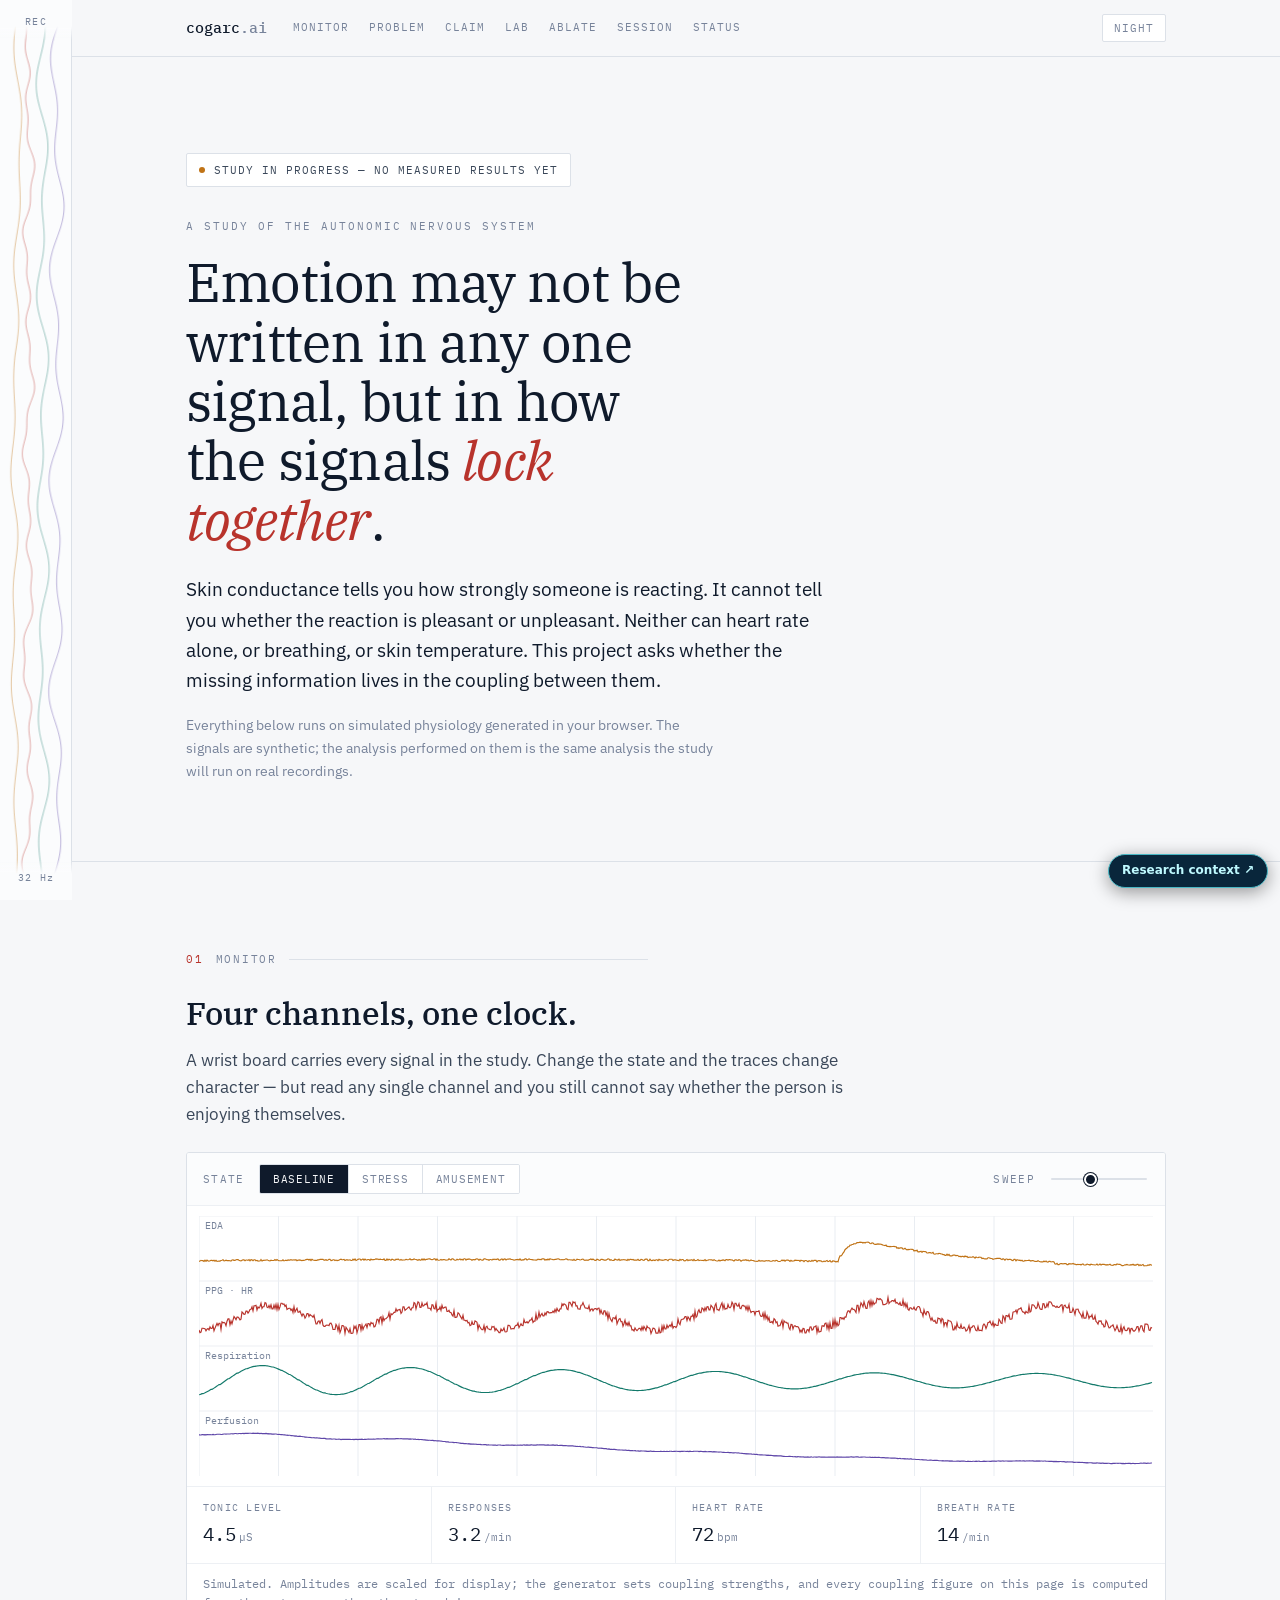
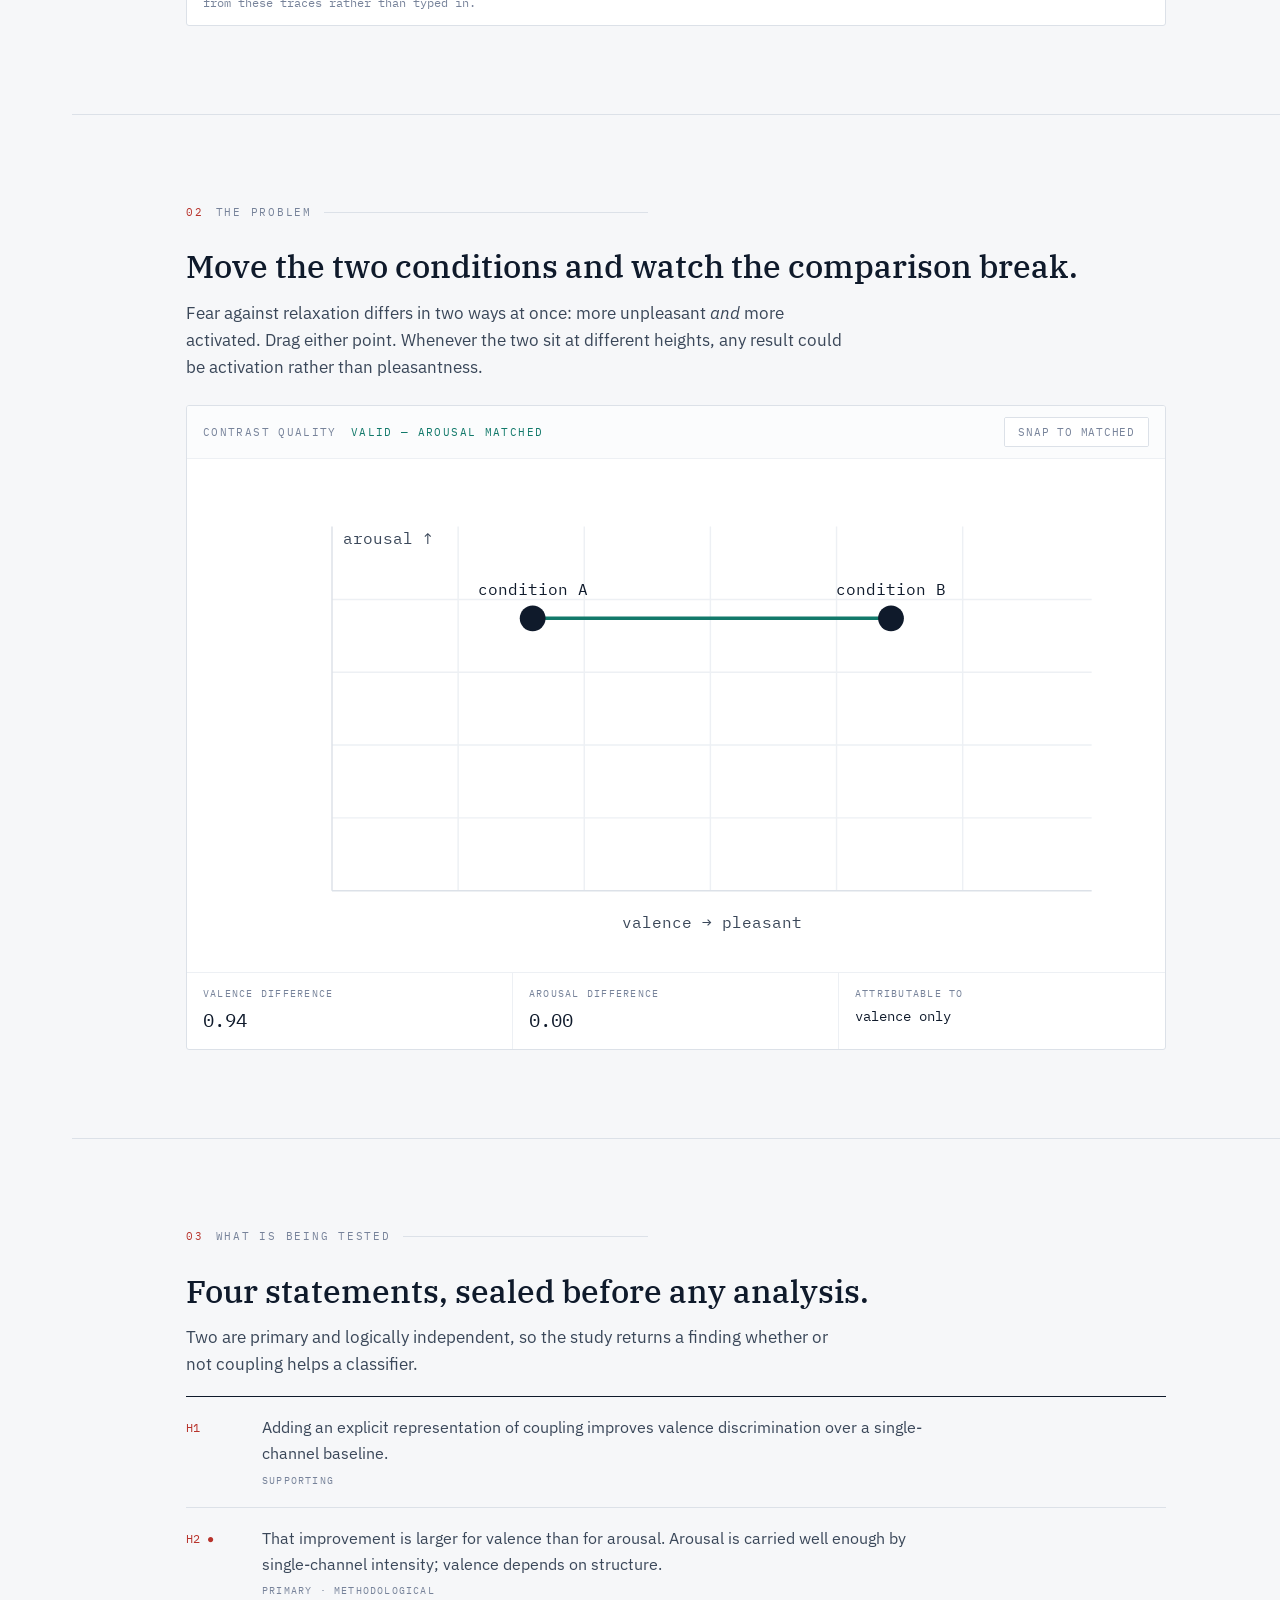
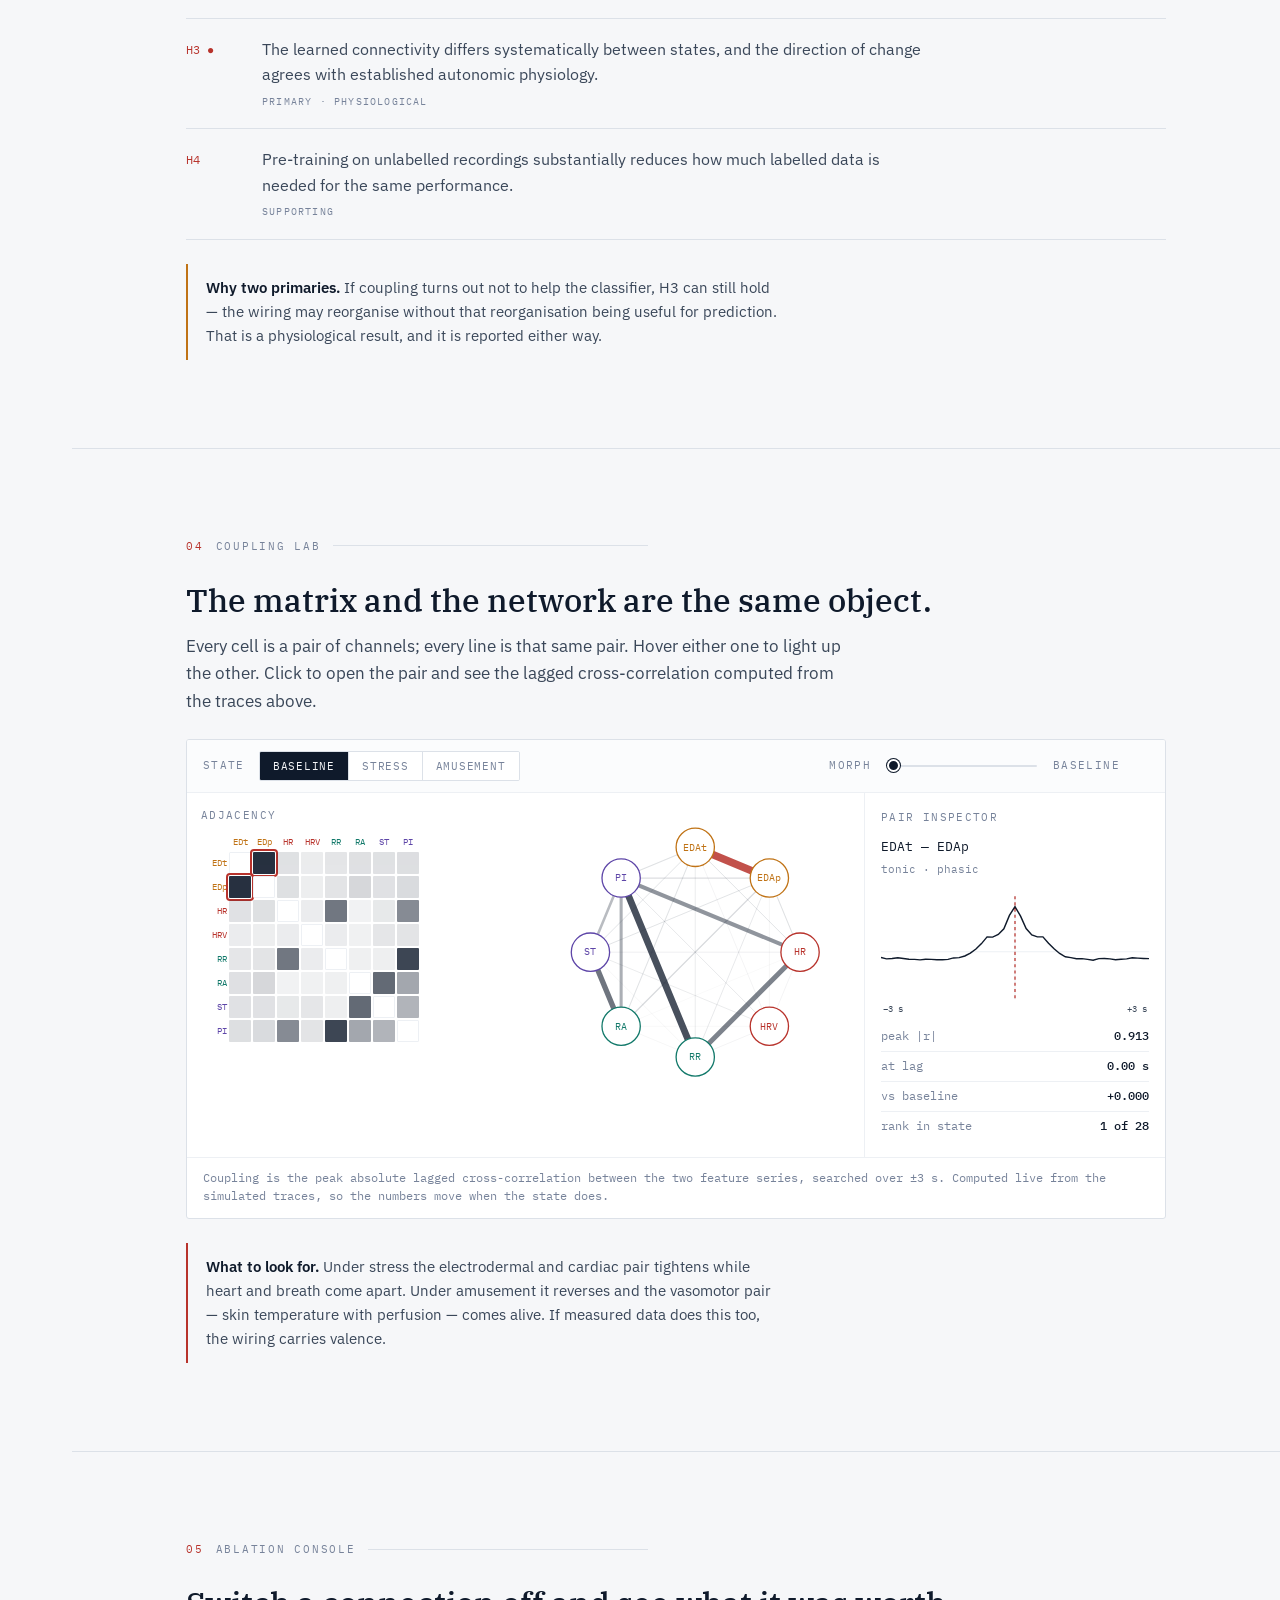
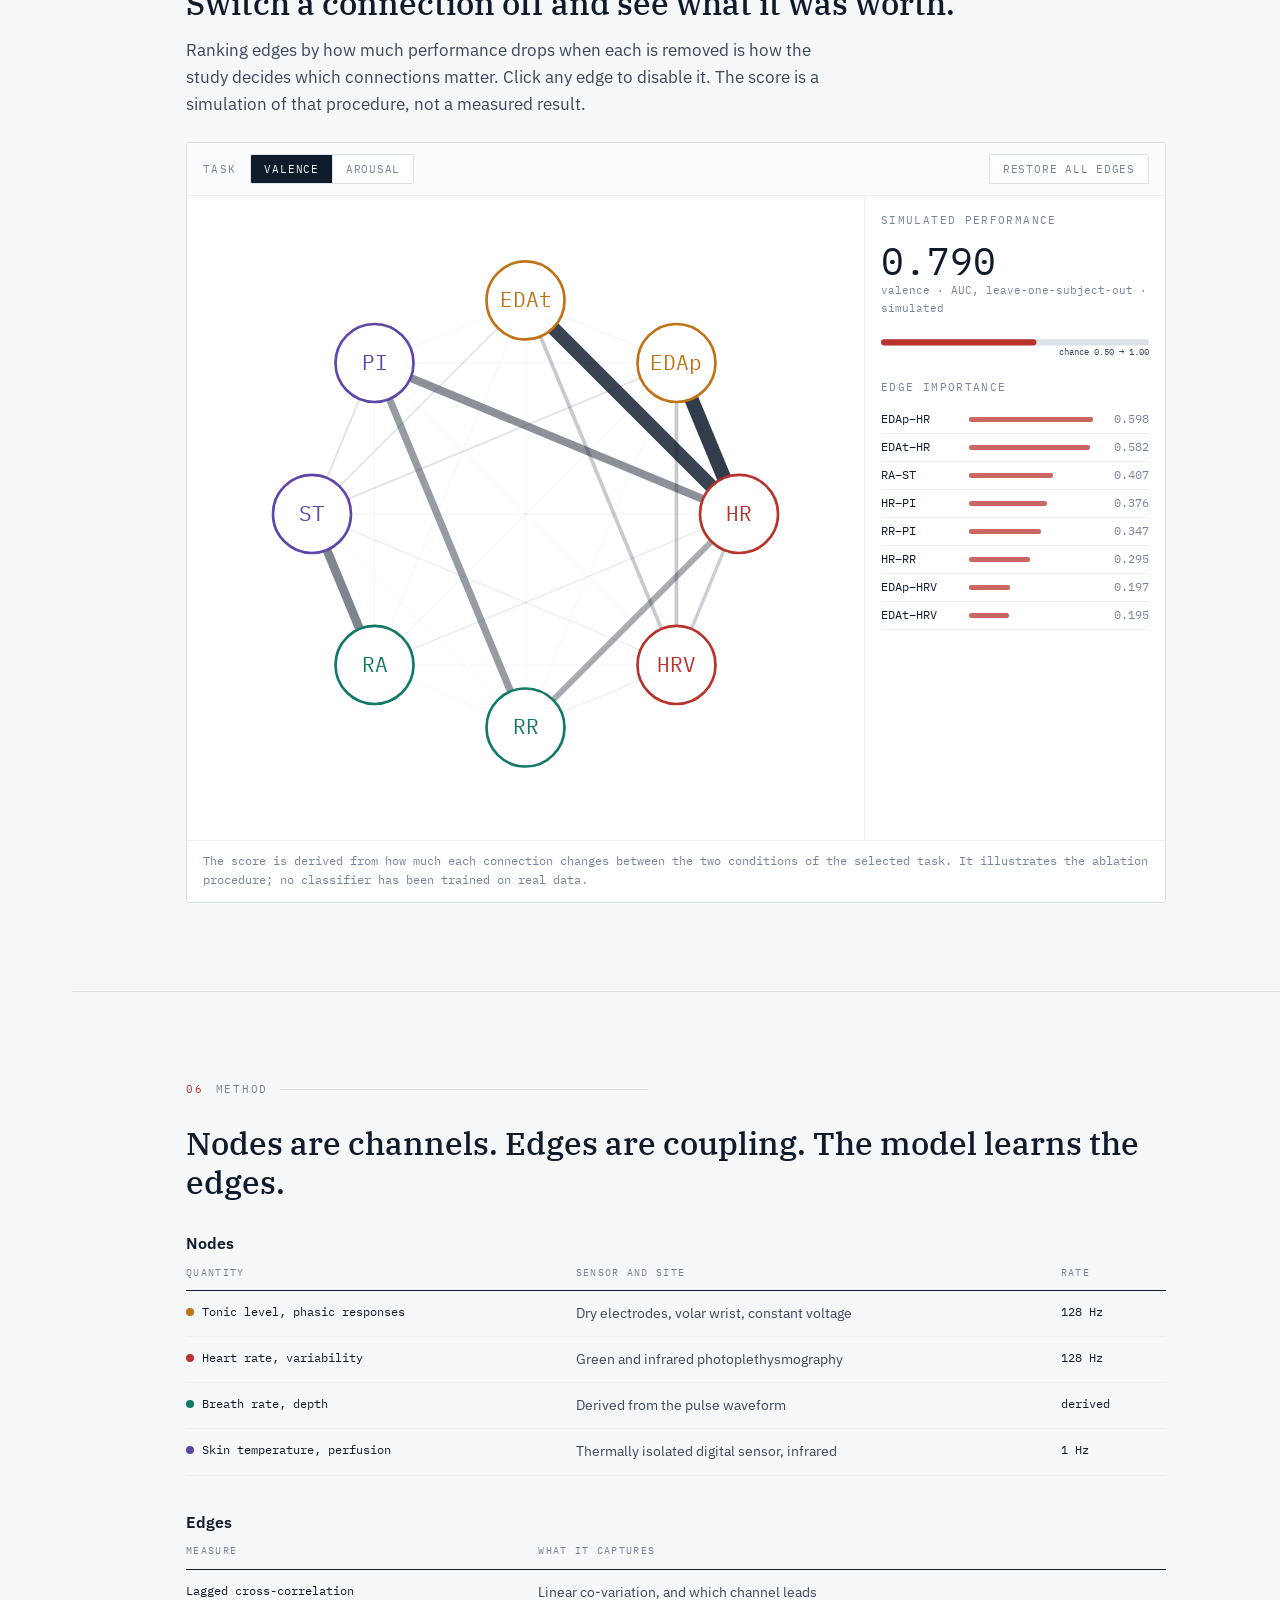
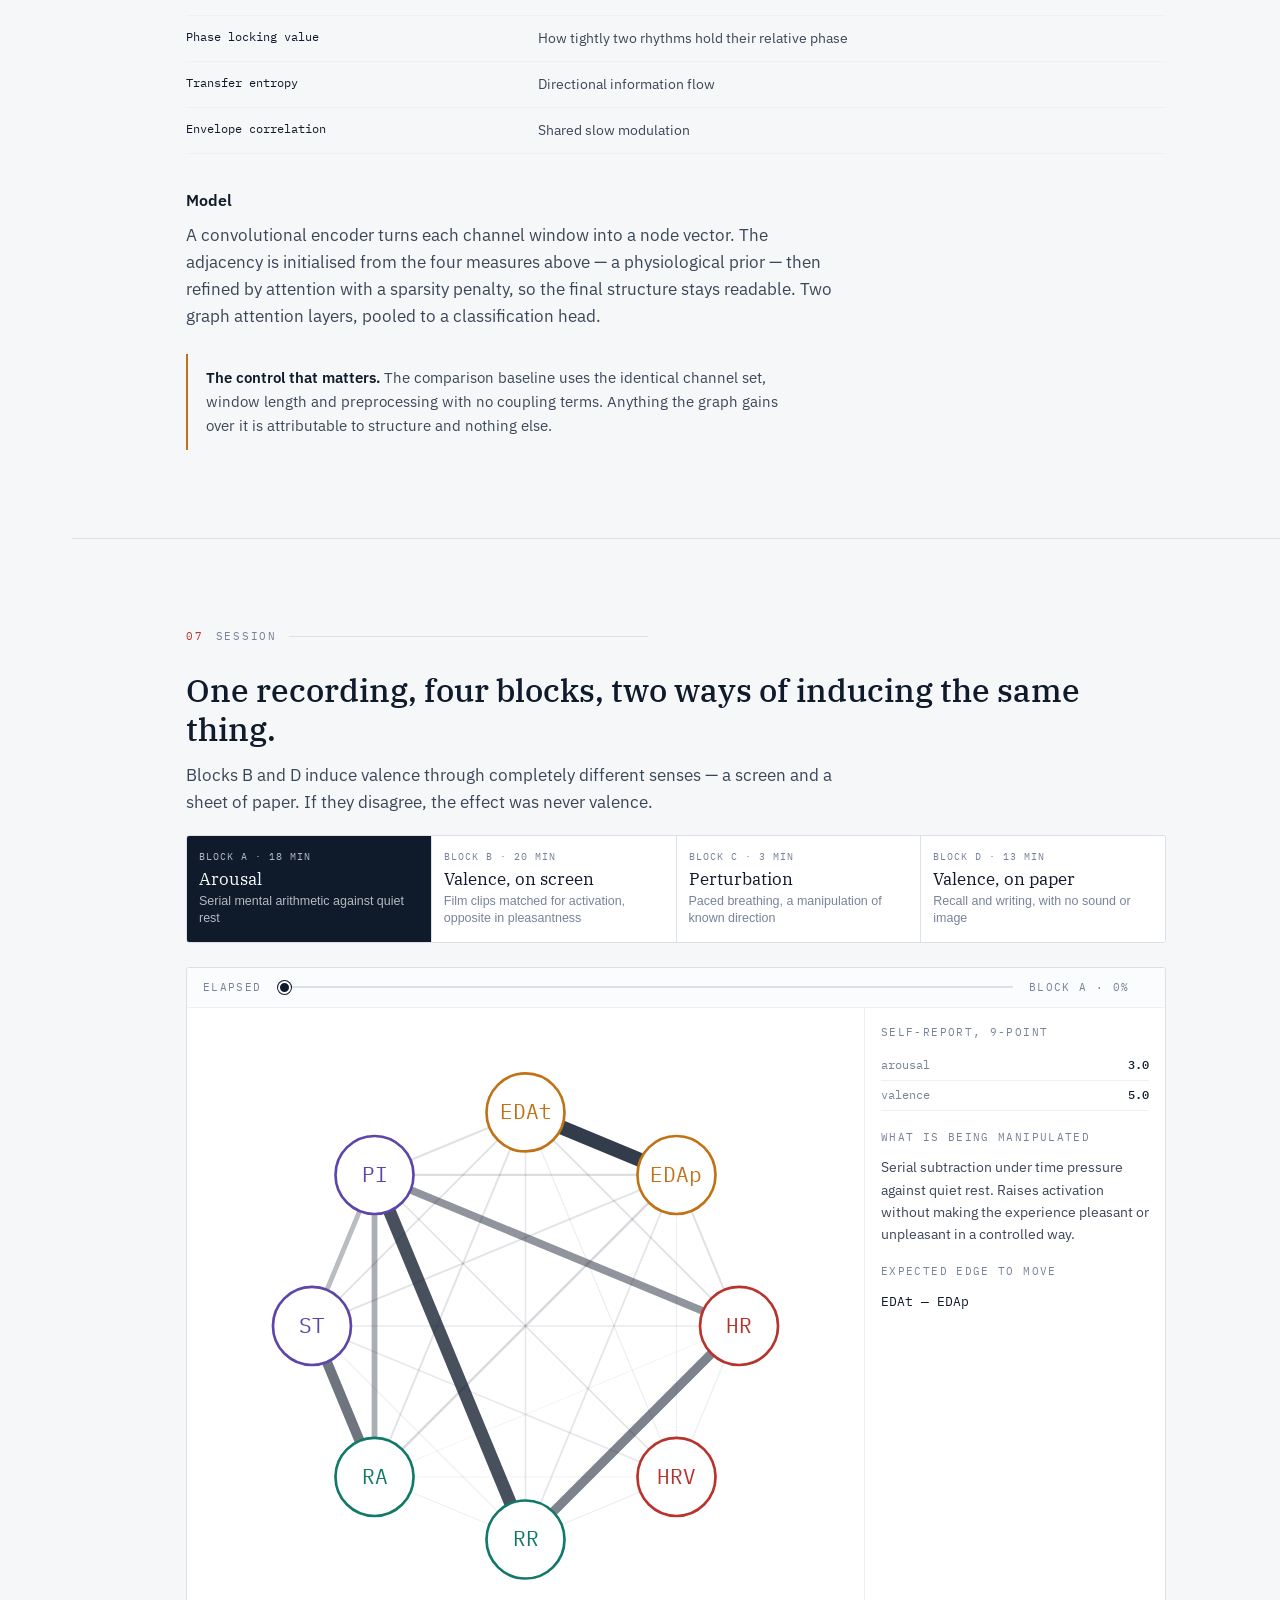
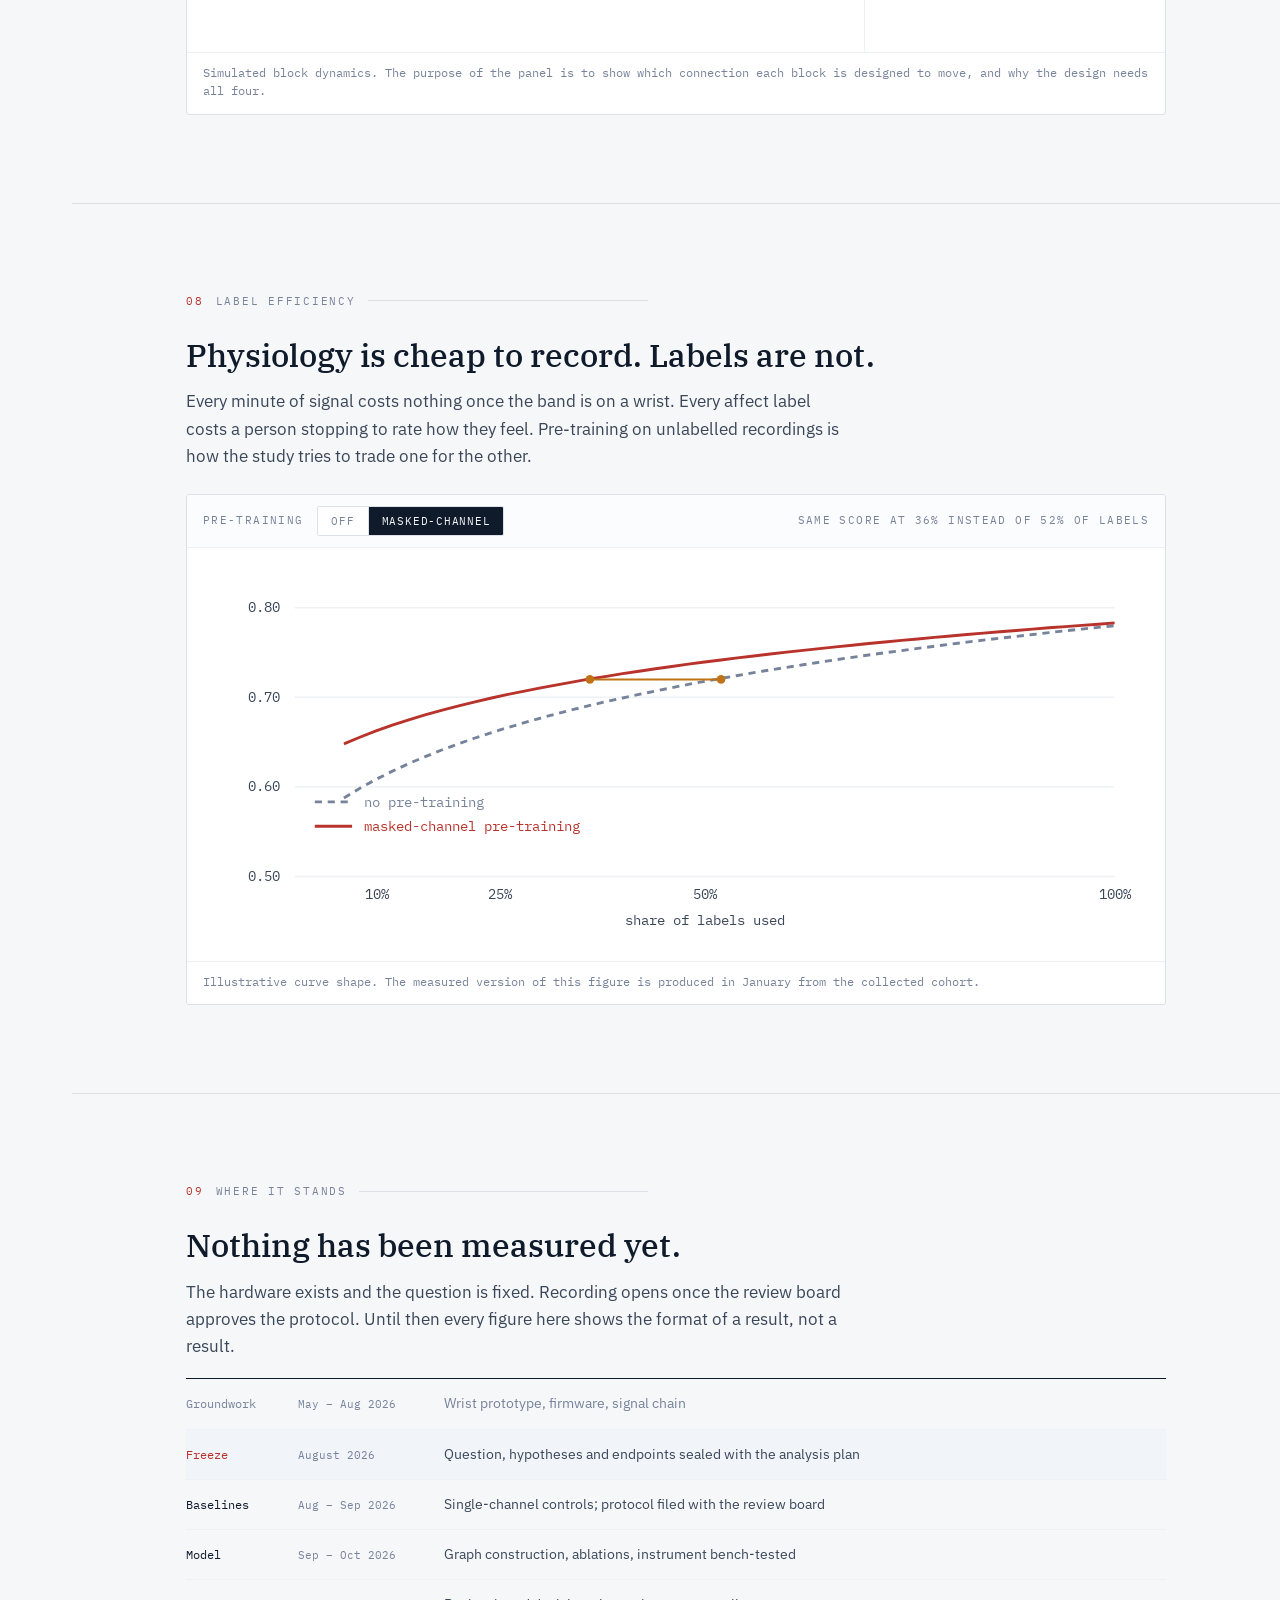
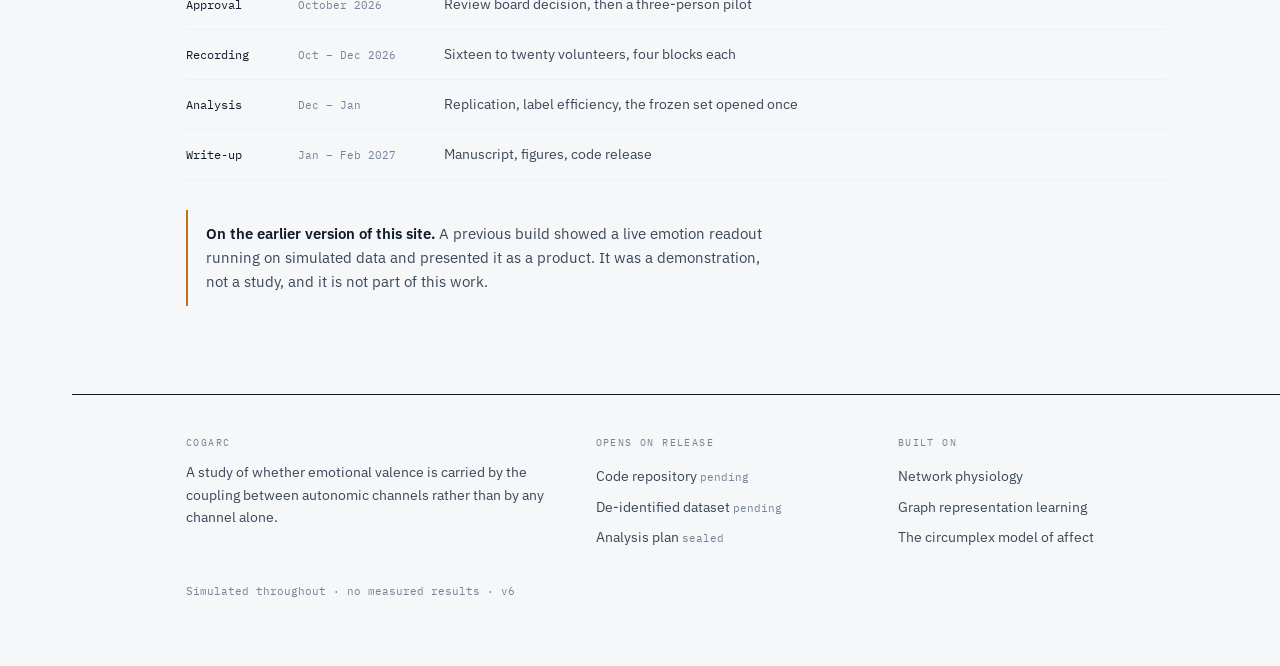
<file: cogarc/index.html>
<!DOCTYPE html>
<html lang="en" data-theme="light">
<head>
<meta charset="utf-8">
<meta name="viewport" content="width=device-width, initial-scale=1">
<title>cogarc — autonomic coupling console</title>
<link rel="preconnect" href="https://fonts.googleapis.com">
<link rel="preconnect" href="https://fonts.gstatic.com" crossorigin>
<link href="https://fonts.googleapis.com/css2?family=IBM+Plex+Mono:wght@400;500&family=IBM+Plex+Sans:wght@400;500;600&family=IBM+Plex+Serif:ital,wght@0,400;0,500;1,400&display=swap" rel="stylesheet">
<style>
:root{
  --paper:#F6F7F9; --panel:#FFFFFF; --panel-2:#FBFCFD;
  --ink:#0F1A2B; --ink-2:#3A4759; --ink-3:#77839A;
  --rule:#DCE1E8; --rule-2:#EDF0F4;
  --eda:#C07316; --car:#B8332C; --res:#12796A; --vas:#5E46A8;
  --grid:#E9EDF2; --shade:#F1F4F8;
  --serif:"IBM Plex Serif",Georgia,serif;
  --sans:"IBM Plex Sans",-apple-system,BlinkMacSystemFont,"Segoe UI",sans-serif;
  --mono:"IBM Plex Mono",ui-monospace,SFMono-Regular,Menlo,monospace;
  --rail:72px;
}
html[data-theme="dark"]{
  --paper:#0C1017; --panel:#131922; --panel-2:#10161E;
  --ink:#E8EDF4; --ink-2:#A9B6C7; --ink-3:#6C7B90;
  --rule:#232C39; --rule-2:#1B222C;
  --eda:#E39A3C; --car:#E4655C; --res:#3EAE99; --vas:#9384DB;
  --grid:#1A222D; --shade:#182029;
}
*{box-sizing:border-box}
html{scroll-behavior:smooth}
body{margin:0;background:var(--paper);color:var(--ink);font-family:var(--sans);
  font-size:16.5px;line-height:1.65;-webkit-font-smoothing:antialiased;
  transition:background .3s,color .3s}

/* rail */
#rail{position:fixed;left:0;top:0;width:var(--rail);height:100vh;z-index:5;
  border-right:1px solid var(--rule);background:var(--panel-2)}
#rail canvas{display:block;width:100%;height:100%}
.railtag{position:fixed;left:0;width:var(--rail);text-align:center;z-index:6;
  font-family:var(--mono);font-size:9.5px;letter-spacing:.14em;color:var(--ink-3)}
#railcap{top:0;padding:14px 0 10px;background:linear-gradient(180deg,var(--panel-2) 65%,transparent)}
#railfoot{bottom:0;padding:10px 0 14px;background:linear-gradient(0deg,var(--panel-2) 65%,transparent)}

.wrap{margin-left:var(--rail)}
.inner{max-width:1060px;margin:0 auto;padding:0 40px}

nav{position:sticky;top:0;z-index:4;background:var(--paper);
  border-bottom:1px solid var(--rule)}
nav .inner{display:flex;align-items:center;gap:26px;height:56px}
.mark{font-family:var(--mono);font-weight:500;font-size:15px}
.mark i{font-style:normal;color:var(--ink-3)}
.navlinks{display:flex;gap:20px}
nav a{font-family:var(--mono);font-size:11px;letter-spacing:.09em;text-transform:uppercase;
  color:var(--ink-3);text-decoration:none;border-bottom:1px solid transparent;padding:3px 0}
nav a:hover,nav a:focus-visible{color:var(--ink);border-bottom-color:var(--ink)}
.sp{flex:1}
#theme{appearance:none;border:1px solid var(--rule);background:var(--panel);color:var(--ink-3);
  font-family:var(--mono);font-size:10.5px;letter-spacing:.09em;text-transform:uppercase;
  padding:6px 11px;border-radius:2px;cursor:pointer}
#theme:hover{color:var(--ink);border-color:var(--ink-3)}

.eyebrow{font-family:var(--mono);font-size:11px;letter-spacing:.18em;text-transform:uppercase;
  color:var(--ink-3);margin:0 0 18px}
h1{font-family:var(--serif);font-weight:400;font-size:clamp(32px,4.8vw,54px);line-height:1.1;
  letter-spacing:-.015em;margin:0 0 24px;max-width:16ch}
h1 em{font-style:italic;color:var(--car)}
h2{font-family:var(--serif);font-weight:500;font-size:clamp(24px,3vw,32px);line-height:1.2;
  margin:0 0 14px}
h3{font-family:var(--sans);font-weight:600;font-size:15.5px;margin:0 0 8px}
p{margin:0 0 18px;color:var(--ink-2);max-width:66ch}
.lede{font-size:19px;line-height:1.6;color:var(--ink);max-width:60ch}
.sub{font-size:14px;color:var(--ink-3)}

section{padding:88px 0;border-top:1px solid var(--rule)}
#hero{border-top:none;padding:96px 0 60px}
.secmark{font-family:var(--mono);font-size:11px;letter-spacing:.16em;color:var(--ink-3);
  text-transform:uppercase;display:flex;align-items:center;gap:12px;margin-bottom:26px}
.secmark b{color:var(--car);font-weight:400}
.secmark::after{content:"";flex:1;height:1px;background:var(--rule)}

.status{display:inline-flex;align-items:center;gap:9px;font-family:var(--mono);font-size:11px;
  letter-spacing:.09em;text-transform:uppercase;color:var(--ink-2);background:var(--panel);
  border:1px solid var(--rule);border-radius:2px;padding:7px 12px;margin-bottom:30px}
.dot{width:6px;height:6px;border-radius:50%;background:var(--eda);animation:pulse 2.6s infinite}
@keyframes pulse{0%,100%{box-shadow:0 0 0 0 rgba(192,115,22,.35)}50%{box-shadow:0 0 0 5px rgba(192,115,22,0)}}

/* panel */
.panel{background:var(--panel);border:1px solid var(--rule);border-radius:3px;overflow:hidden;
  margin-top:24px}
.pbar{display:flex;align-items:center;gap:14px;flex-wrap:wrap;padding:11px 16px;
  border-bottom:1px solid var(--rule-2);background:var(--panel-2)}
.plabel{font-family:var(--mono);font-size:10.5px;letter-spacing:.13em;text-transform:uppercase;color:var(--ink-3)}
.pbody{padding:16px}
.pcap{padding:11px 16px 13px;border-top:1px solid var(--rule-2);font-family:var(--mono);
  font-size:11.5px;line-height:1.6;color:var(--ink-3)}

.seg{display:flex;border:1px solid var(--rule);border-radius:2px;overflow:hidden}
.seg button{appearance:none;border:0;background:var(--panel);cursor:pointer;font-family:var(--mono);
  font-size:11px;letter-spacing:.07em;text-transform:uppercase;color:var(--ink-3);padding:7px 13px;
  border-right:1px solid var(--rule);transition:.15s}
.seg button:last-child{border-right:0}
.seg button:hover{color:var(--ink);background:var(--shade)}
.seg button[aria-pressed="true"]{background:var(--ink);color:var(--paper)}
.seg button:focus-visible{outline:2px solid var(--car);outline-offset:-2px}

input[type=range]{appearance:none;height:2px;background:var(--rule);border-radius:2px;cursor:pointer}
input[type=range]::-webkit-slider-thumb{appearance:none;width:13px;height:13px;border-radius:50%;
  background:var(--ink);border:2px solid var(--panel);box-shadow:0 0 0 1px var(--ink)}
input[type=range]::-moz-range-thumb{width:13px;height:13px;border-radius:50%;background:var(--ink);
  border:2px solid var(--panel)}
input[type=range]:focus-visible{outline:2px solid var(--car);outline-offset:4px}

.readouts{display:grid;grid-template-columns:repeat(4,1fr);gap:0;border-top:1px solid var(--rule-2)}
.ro{padding:13px 16px;border-right:1px solid var(--rule-2)}
.ro:last-child{border-right:0}
.ro .k{font-family:var(--mono);font-size:9.5px;letter-spacing:.13em;text-transform:uppercase;color:var(--ink-3)}
.ro .v{font-family:var(--mono);font-size:19px;color:var(--ink);margin-top:3px;font-variant-numeric:tabular-nums}
.ro .u{font-size:11px;color:var(--ink-3);margin-left:3px}

svg text{font-family:var(--mono);fill:var(--ink-2)}
svg .edge{cursor:pointer}
svg .edge.mute{stroke-dasharray:2 4}

.labgrid{display:grid;grid-template-columns:minmax(0,1fr) 300px;gap:0}
.labgrid>div:first-child{border-right:1px solid var(--rule-2)}
.labsplit{display:grid;grid-template-columns:1fr 1fr;gap:0}
.side{padding:16px}
.side h4{margin:0 0 10px;font-family:var(--mono);font-size:10.5px;letter-spacing:.13em;
  text-transform:uppercase;color:var(--ink-3);font-weight:400}
.pairline{font-family:var(--mono);font-size:13px;color:var(--ink);margin-bottom:2px}
.pairsub{font-family:var(--mono);font-size:11px;color:var(--ink-3);margin-bottom:12px}
.kv{display:flex;justify-content:space-between;font-family:var(--mono);font-size:11.5px;
  padding:5px 0;border-bottom:1px solid var(--rule-2);color:var(--ink-3)}
.kv b{color:var(--ink);font-weight:500;font-variant-numeric:tabular-nums}

.mx{display:grid;gap:2px}
.cellbtn{border:0;padding:0;cursor:pointer;border-radius:1px;transition:outline .12s}
.cellbtn:focus-visible{outline:2px solid var(--car);outline-offset:1px}
.mxlab{font-family:var(--mono);font-size:9px;color:var(--ink-3);display:grid;place-items:center}

.gauge{font-family:var(--mono);font-variant-numeric:tabular-nums}
.rank{font-family:var(--mono);font-size:11.5px}
.rank .row{display:grid;grid-template-columns:78px 1fr 46px;gap:10px;align-items:center;padding:4px 0;
  border-bottom:1px solid var(--rule-2);cursor:pointer}
.rank .row:hover{background:var(--shade)}
.rank .bar{height:5px;background:var(--car);border-radius:2px;opacity:.75}
.rank .row.off{opacity:.35}
.rank .v{text-align:right;color:var(--ink-3)}

table{width:100%;border-collapse:collapse;margin:4px 0}
th{font-family:var(--mono);font-size:10px;letter-spacing:.13em;text-transform:uppercase;color:var(--ink-3);
  text-align:left;font-weight:400;padding:0 14px 9px 0;border-bottom:1px solid var(--ink)}
td{padding:11px 14px 11px 0;border-bottom:1px solid var(--rule-2);font-size:14px;color:var(--ink-2);vertical-align:top}
td.k{font-family:var(--mono);font-size:12px;color:var(--ink);white-space:nowrap}
td .ch{display:inline-block;width:8px;height:8px;border-radius:50%;margin-right:8px}

.blocks{display:flex;border:1px solid var(--rule);border-radius:3px;overflow:hidden}
.blocks button{flex:1;appearance:none;border:0;border-right:1px solid var(--rule);background:var(--panel);
  padding:14px 12px;text-align:left;cursor:pointer;transition:.15s;color:inherit}
.blocks button:last-child{border-right:0}
.blocks button:hover{background:var(--shade)}
.blocks button[aria-pressed="true"]{background:var(--ink);color:var(--paper)}
.blocks button[aria-pressed="true"] .t,.blocks button[aria-pressed="true"] .d{color:var(--paper);opacity:.72}
.blocks .t{font-family:var(--mono);font-size:10px;letter-spacing:.1em;text-transform:uppercase;color:var(--ink-3)}
.blocks .n{font-family:var(--serif);font-size:17px;margin:5px 0 3px}
.blocks .d{font-size:12.5px;color:var(--ink-3);line-height:1.4}

.claims{border-top:1px solid var(--ink);margin-top:6px}
.claim{display:grid;grid-template-columns:58px 1fr;gap:18px;padding:18px 0;border-bottom:1px solid var(--rule)}
.claim .h{font-family:var(--mono);font-size:12px;color:var(--car);padding-top:3px}
.claim p{margin:0;font-size:15.5px}
.claim .tag{font-family:var(--mono);font-size:10px;letter-spacing:.12em;text-transform:uppercase;
  color:var(--ink-3);display:block;margin-top:6px}

.tl{border-top:1px solid var(--ink);margin-top:6px}
.tl .row{display:grid;grid-template-columns:96px 130px 1fr;gap:16px;padding:13px 0;
  border-bottom:1px solid var(--rule-2);align-items:baseline}
.tl .p{font-family:var(--mono);font-size:12px;color:var(--ink)}
.tl .w{font-family:var(--mono);font-size:11px;color:var(--ink-3)}
.tl .t{font-size:14px;color:var(--ink-2)}
.tl .row.done .p,.tl .row.done .t{color:var(--ink-3)}
.tl .row.here{background:var(--shade)}
.tl .row.here .p{color:var(--car)}

.note{border-left:2px solid var(--eda);padding:12px 0 12px 18px;margin:24px 0 0;font-size:14.5px;
  color:var(--ink-2);max-width:66ch}
.note b{color:var(--ink);font-weight:600}

footer{border-top:1px solid var(--ink);padding:40px 0 66px}
.fgrid{display:grid;grid-template-columns:1.4fr 1fr 1fr;gap:34px}
footer .lbl{font-family:var(--mono);font-size:10px;letter-spacing:.14em;text-transform:uppercase;
  color:var(--ink-3);margin-bottom:10px}
footer li{list-style:none;font-size:13.5px;color:var(--ink-2);padding:4px 0}
footer ul{margin:0;padding:0}
.pending{color:var(--ink-3);font-family:var(--mono);font-size:10.5px}

@media (max-width:960px){
  :root{--rail:0px}
  #rail,.railtag{display:none}
  .inner{padding:0 20px}
  .navlinks{display:none}
  .labgrid{grid-template-columns:1fr}
  .labgrid>div:first-child{border-right:0;border-bottom:1px solid var(--rule-2)}
  .labsplit{grid-template-columns:1fr}
  #mxwrap{justify-content:center}
  .readouts{grid-template-columns:repeat(2,1fr)}
  .ro{border-bottom:1px solid var(--rule-2)}
  .blocks{flex-direction:column}
  .blocks button{border-right:0;border-bottom:1px solid var(--rule)}
  .fgrid{grid-template-columns:1fr}
  section{padding:60px 0}
  .tl .row{grid-template-columns:1fr;gap:2px}
}
@media (prefers-reduced-motion:reduce){*{animation:none!important;transition-duration:.01ms!important}html{scroll-behavior:auto}}
</style>
<meta name="description" content="CogArc research prototype with simulated physiological signals and interactive coupling visualizations.">
<style id="accessibility-enhancements">
:focus-visible{outline:3px solid #24bfd3!important;outline-offset:3px!important}
@media(prefers-reduced-motion:reduce){html{scroll-behavior:auto!important}*,*::before,*::after{animation-duration:.01ms!important;animation-iteration-count:1!important;transition-duration:.01ms!important}}
</style>
<style id="research-context-link">.research-context-link{position:fixed;right:12px;bottom:12px;z-index:99999;display:inline-flex;align-items:center;gap:6px;padding:8px 13px;border-radius:99px;background:#09263b;color:#bffaff!important;border:1px solid #49b7c4;text-decoration:none;font:600 12px/1.3 system-ui,sans-serif;box-shadow:0 4px 18px #0006}.research-context-link:hover{background:#14445c}.research-context-link:focus-visible{outline:3px solid #ffce81;outline-offset:3px}@media(max-width:520px){.research-context-link{font-size:11px;padding:7px 10px}}@media print{.research-context-link{display:none}}</style>
</head>
<body>

<div id="rail" aria-hidden="true"><canvas id="railc"></canvas></div>
<div class="railtag" id="railcap" aria-hidden="true">REC</div>
<div class="railtag" id="railfoot" aria-hidden="true">32 Hz</div>

<div class="wrap">
<nav><div class="inner">
  <span class="mark">cogarc<i>.ai</i></span>
  <div class="navlinks">
    <a href="#monitor">Monitor</a><a href="#problem">Problem</a><a href="#claim">Claim</a>
    <a href="#lab">Lab</a><a href="#ablate">Ablate</a><a href="#session">Session</a><a href="#status">Status</a>
  </div>
  <span class="sp"></span>
  <button id="theme" aria-label="Switch colour scheme">Night</button>
</div></nav>

<!-- ============ HERO ============ -->
<section id="hero"><div class="inner">
  <div class="status"><span class="dot"></span>Study in progress — no measured results yet</div>
  <p class="eyebrow">A study of the autonomic nervous system</p>
  <h1>Emotion may not be written in any one signal, but in how the signals <em>lock together</em>.</h1>
  <p class="lede">Skin conductance tells you how strongly someone is reacting. It cannot tell you whether the reaction is pleasant or unpleasant. Neither can heart rate alone, or breathing, or skin temperature. This project asks whether the missing information lives in the coupling between them.</p>
  <p class="sub">Everything below runs on simulated physiology generated in your browser. The signals are synthetic; the analysis performed on them is the same analysis the study will run on real recordings.</p>
</div></section>

<!-- ============ MONITOR ============ -->
<section id="monitor"><div class="inner">
  <p class="secmark"><b>01</b> Monitor</p>
  <h2>Four channels, one clock.</h2>
  <p>A wrist board carries every signal in the study. Change the state and the traces change character — but read any single channel and you still cannot say whether the person is enjoying themselves.</p>

  <div class="panel">
    <div class="pbar">
      <span class="plabel">State</span>
      <div class="seg" role="group" aria-label="Physiological state">
        <button class="st" data-st="0" aria-pressed="true">Baseline</button>
        <button class="st" data-st="1" aria-pressed="false">Stress</button>
        <button class="st" data-st="2" aria-pressed="false">Amusement</button>
      </div>
      <span class="sp"></span>
      <span class="plabel">Sweep</span>
      <input id="speed" type="range" min="1" max="6" value="3" style="width:96px" aria-label="Sweep speed">
    </div>
    <div class="pbody" style="padding:10px 12px">
      <canvas id="scope" height="260" style="width:100%;height:260px;display:block"></canvas>
    </div>
    <div class="readouts">
      <div class="ro"><div class="k">Tonic level</div><div class="v" id="mSCL">—<span class="u">µS</span></div></div>
      <div class="ro"><div class="k">Responses</div><div class="v" id="mSCR">—<span class="u">/min</span></div></div>
      <div class="ro"><div class="k">Heart rate</div><div class="v" id="mHR">—<span class="u">bpm</span></div></div>
      <div class="ro"><div class="k">Breath rate</div><div class="v" id="mRR">—<span class="u">/min</span></div></div>
    </div>
    <div class="pcap">Simulated. Amplitudes are scaled for display; the generator sets coupling strengths, and every coupling figure on this page is computed from these traces rather than typed in.</div>
  </div>
</div></section>

<!-- ============ PROBLEM ============ -->
<section id="problem"><div class="inner">
  <p class="secmark"><b>02</b> The problem</p>
  <h2>Move the two conditions and watch the comparison break.</h2>
  <p>Fear against relaxation differs in two ways at once: more unpleasant <em>and</em> more activated. Drag either point. Whenever the two sit at different heights, any result could be activation rather than pleasantness.</p>

  <div class="panel">
    <div class="pbar">
      <span class="plabel">Contrast quality</span>
      <span class="plabel" id="qLab" style="color:var(--res)">valid — arousal matched</span>
      <span class="sp"></span>
      <div class="seg"><button id="snap">Snap to matched</button></div>
    </div>
    <div class="pbody">
      <svg id="aff" viewBox="0 0 660 330" width="100%" role="img" aria-label="Draggable affect space">
        <g id="affgrid"></g>
        <line x1="90" y1="290" x2="620" y2="290" stroke="var(--rule)"/>
        <line x1="90" y1="36" x2="90" y2="290" stroke="var(--rule)"/>
        <text x="355" y="316" text-anchor="middle" style="font-size:11px">valence  →  pleasant</text>
        <text x="98" y="48" style="font-size:11px">arousal ↑</text>
        <line id="conn" stroke="var(--car)" stroke-width="2.4"/>
        <g id="pA" style="cursor:grab"><circle r="9" fill="var(--ink)"/><text y="-16" text-anchor="middle" style="font-size:11.5px;fill:var(--ink)">condition A</text></g>
        <g id="pB" style="cursor:grab"><circle r="9" fill="var(--ink)"/><text y="-16" text-anchor="middle" style="font-size:11.5px;fill:var(--ink)">condition B</text></g>
      </svg>
    </div>
    <div class="readouts" style="grid-template-columns:repeat(3,1fr)">
      <div class="ro"><div class="k">Valence difference</div><div class="v" id="dV">—</div></div>
      <div class="ro"><div class="k">Arousal difference</div><div class="v" id="dA">—</div></div>
      <div class="ro"><div class="k">Attributable to</div><div class="v" id="dAttr" style="font-size:14px">—</div></div>
    </div>
  </div>
</div></section>

<!-- ============ CLAIM ============ -->
<section id="claim"><div class="inner">
  <p class="secmark"><b>03</b> What is being tested</p>
  <h2>Four statements, sealed before any analysis.</h2>
  <p>Two are primary and logically independent, so the study returns a finding whether or not coupling helps a classifier.</p>
  <div class="claims">
    <div class="claim"><div class="h">H1</div><div><p>Adding an explicit representation of coupling improves valence discrimination over a single-channel baseline.</p><span class="tag">Supporting</span></div></div>
    <div class="claim"><div class="h">H2 ●</div><div><p>That improvement is larger for valence than for arousal. Arousal is carried well enough by single-channel intensity; valence depends on structure.</p><span class="tag">Primary · methodological</span></div></div>
    <div class="claim"><div class="h">H3 ●</div><div><p>The learned connectivity differs systematically between states, and the direction of change agrees with established autonomic physiology.</p><span class="tag">Primary · physiological</span></div></div>
    <div class="claim"><div class="h">H4</div><div><p>Pre-training on unlabelled recordings substantially reduces how much labelled data is needed for the same performance.</p><span class="tag">Supporting</span></div></div>
  </div>
  <div class="note"><b>Why two primaries.</b> If coupling turns out not to help the classifier, H3 can still hold — the wiring may reorganise without that reorganisation being useful for prediction. That is a physiological result, and it is reported either way.</div>
</div></section>

<!-- ============ LAB ============ -->
<section id="lab"><div class="inner">
  <p class="secmark"><b>04</b> Coupling lab</p>
  <h2>The matrix and the network are the same object.</h2>
  <p>Every cell is a pair of channels; every line is that same pair. Hover either one to light up the other. Click to open the pair and see the lagged cross-correlation computed from the traces above.</p>

  <div class="panel">
    <div class="pbar">
      <span class="plabel">State</span>
      <div class="seg" role="group" aria-label="Lab state">
        <button class="lst" data-st="0" aria-pressed="true">Baseline</button>
        <button class="lst" data-st="1" aria-pressed="false">Stress</button>
        <button class="lst" data-st="2" aria-pressed="false">Amusement</button>
      </div>
      <span class="sp"></span>
      <span class="plabel">Morph</span>
      <input id="morph" type="range" min="0" max="200" value="0" style="width:150px" aria-label="Morph between states">
      <span class="plabel" id="morphLab" style="width:96px">baseline</span>
    </div>
    <div class="labgrid">
      <div>
        <div class="labsplit">
          <div style="padding:14px 8px 14px 14px">
            <h4 style="margin:0 0 10px;font-family:var(--mono);font-size:10.5px;letter-spacing:.13em;text-transform:uppercase;color:var(--ink-3);font-weight:400">Adjacency</h4>
            <div id="mxwrap"></div>
          </div>
          <div style="padding:8px">
            <svg id="net" viewBox="0 0 320 300" width="100%" role="img" aria-label="Coupling network"><g id="nEdges"></g><g id="nNodes"></g></svg>
          </div>
        </div>
      </div>
      <div class="side">
        <h4>Pair inspector</h4>
        <div class="pairline" id="pairName">select a pair</div>
        <div class="pairsub" id="pairKind">—</div>
        <svg id="xcorr" viewBox="0 0 260 120" width="100%" role="img" aria-label="Lagged cross-correlation"></svg>
        <div class="kv"><span>peak |r|</span><b id="ppk">—</b></div>
        <div class="kv"><span>at lag</span><b id="plag">—</b></div>
        <div class="kv"><span>vs baseline</span><b id="pdel">—</b></div>
        <div class="kv" style="border-bottom:0"><span>rank in state</span><b id="prank">—</b></div>
      </div>
    </div>
    <div class="pcap">Coupling is the peak absolute lagged cross-correlation between the two feature series, searched over ±3 s. Computed live from the simulated traces, so the numbers move when the state does.</div>
  </div>

  <div class="note" style="border-left-color:var(--car)"><b>What to look for.</b> Under stress the electrodermal and cardiac pair tightens while heart and breath come apart. Under amusement it reverses and the vasomotor pair — skin temperature with perfusion — comes alive. If measured data does this too, the wiring carries valence.</div>
</div></section>

<!-- ============ ABLATE ============ -->
<section id="ablate"><div class="inner">
  <p class="secmark"><b>05</b> Ablation console</p>
  <h2>Switch a connection off and see what it was worth.</h2>
  <p>Ranking edges by how much performance drops when each is removed is how the study decides which connections matter. Click any edge to disable it. The score is a simulation of that procedure, not a measured result.</p>

  <div class="panel">
    <div class="pbar">
      <span class="plabel">Task</span>
      <div class="seg" role="group" aria-label="Task">
        <button class="tsk" data-t="val" aria-pressed="true">Valence</button>
        <button class="tsk" data-t="aro" aria-pressed="false">Arousal</button>
      </div>
      <span class="sp"></span>
      <div class="seg"><button id="ablReset">Restore all edges</button></div>
    </div>
    <div class="labgrid">
      <div style="padding:10px">
        <svg id="abl" viewBox="0 0 320 300" width="100%" role="img" aria-label="Ablation network"><g id="aEdges"></g><g id="aNodes"></g></svg>
      </div>
      <div class="side">
        <h4>Simulated performance</h4>
        <div class="gauge" style="font-size:38px;line-height:1.1;color:var(--ink)" id="aucVal">—</div>
        <div class="pairsub" id="aucSub">AUC, leave-one-subject-out</div>
        <svg id="aucbar" viewBox="0 0 260 26" width="100%" style="margin-bottom:14px"></svg>
        <h4>Edge importance</h4>
        <div class="rank" id="rankList"></div>
      </div>
    </div>
    <div class="pcap">The score is derived from how much each connection changes between the two conditions of the selected task. It illustrates the ablation procedure; no classifier has been trained on real data.</div>
  </div>
</div></section>

<!-- ============ METHOD ============ -->
<section id="method"><div class="inner">
  <p class="secmark"><b>06</b> Method</p>
  <h2>Nodes are channels. Edges are coupling. The model learns the edges.</h2>

  <h3 style="margin-top:30px">Nodes</h3>
  <table>
    <tr><th>Quantity</th><th>Sensor and site</th><th>Rate</th></tr>
    <tr><td class="k"><span class="ch" style="background:var(--eda)"></span>Tonic level, phasic responses</td><td>Dry electrodes, volar wrist, constant voltage</td><td class="k">128 Hz</td></tr>
    <tr><td class="k"><span class="ch" style="background:var(--car)"></span>Heart rate, variability</td><td>Green and infrared photoplethysmography</td><td class="k">128 Hz</td></tr>
    <tr><td class="k"><span class="ch" style="background:var(--res)"></span>Breath rate, depth</td><td>Derived from the pulse waveform</td><td class="k">derived</td></tr>
    <tr><td class="k"><span class="ch" style="background:var(--vas)"></span>Skin temperature, perfusion</td><td>Thermally isolated digital sensor, infrared</td><td class="k">1 Hz</td></tr>
  </table>

  <h3 style="margin-top:34px">Edges</h3>
  <table>
    <tr><th>Measure</th><th>What it captures</th></tr>
    <tr><td class="k">Lagged cross-correlation</td><td>Linear co-variation, and which channel leads</td></tr>
    <tr><td class="k">Phase locking value</td><td>How tightly two rhythms hold their relative phase</td></tr>
    <tr><td class="k">Transfer entropy</td><td>Directional information flow</td></tr>
    <tr><td class="k">Envelope correlation</td><td>Shared slow modulation</td></tr>
  </table>

  <h3 style="margin-top:34px">Model</h3>
  <p>A convolutional encoder turns each channel window into a node vector. The adjacency is initialised from the four measures above — a physiological prior — then refined by attention with a sparsity penalty, so the final structure stays readable. Two graph attention layers, pooled to a classification head.</p>
  <div class="note"><b>The control that matters.</b> The comparison baseline uses the identical channel set, window length and preprocessing with no coupling terms. Anything the graph gains over it is attributable to structure and nothing else.</div>
</div></section>

<!-- ============ SESSION ============ -->
<section id="session"><div class="inner">
  <p class="secmark"><b>07</b> Session</p>
  <h2>One recording, four blocks, two ways of inducing the same thing.</h2>
  <p>Blocks B and D induce valence through completely different senses — a screen and a sheet of paper. If they disagree, the effect was never valence.</p>

  <div class="blocks" role="group" aria-label="Session blocks">
    <button class="blk" data-b="0" aria-pressed="true"><div class="t">Block A · 18 min</div><div class="n">Arousal</div><div class="d">Serial mental arithmetic against quiet rest</div></button>
    <button class="blk" data-b="1" aria-pressed="false"><div class="t">Block B · 20 min</div><div class="n">Valence, on screen</div><div class="d">Film clips matched for activation, opposite in pleasantness</div></button>
    <button class="blk" data-b="2" aria-pressed="false"><div class="t">Block C · 3 min</div><div class="n">Perturbation</div><div class="d">Paced breathing, a manipulation of known direction</div></button>
    <button class="blk" data-b="3" aria-pressed="false"><div class="t">Block D · 13 min</div><div class="n">Valence, on paper</div><div class="d">Recall and writing, with no sound or image</div></button>
  </div>

  <div class="panel">
    <div class="pbar">
      <span class="plabel">Elapsed</span>
      <input id="scrub" type="range" min="0" max="100" value="0" style="flex:1;min-width:160px" aria-label="Scrub through the block">
      <span class="plabel" id="scrubLab" style="width:120px">block A · 0%</span>
    </div>
    <div class="labgrid">
      <div style="padding:10px">
        <svg id="ses" viewBox="0 0 320 300" width="100%" role="img" aria-label="Network during the selected block"><g id="sEdges"></g><g id="sNodes"></g></svg>
      </div>
      <div class="side">
        <h4>Self-report, 9-point</h4>
        <div class="kv"><span>arousal</span><b id="sAro">—</b></div>
        <div class="kv"><span>valence</span><b id="sVal">—</b></div>
        <h4 style="margin-top:18px">What is being manipulated</h4>
        <p id="sWhat" style="font-size:13.5px;margin:0;color:var(--ink-2)">—</p>
        <h4 style="margin-top:18px">Expected edge to move</h4>
        <div class="pairline" id="sEdge">—</div>
      </div>
    </div>
    <div class="pcap">Simulated block dynamics. The purpose of the panel is to show which connection each block is designed to move, and why the design needs all four.</div>
  </div>
</div></section>

<!-- ============ LABEL EFFICIENCY ============ -->
<section id="eff"><div class="inner">
  <p class="secmark"><b>08</b> Label efficiency</p>
  <h2>Physiology is cheap to record. Labels are not.</h2>
  <p>Every minute of signal costs nothing once the band is on a wrist. Every affect label costs a person stopping to rate how they feel. Pre-training on unlabelled recordings is how the study tries to trade one for the other.</p>

  <div class="panel">
    <div class="pbar">
      <span class="plabel">Pre-training</span>
      <div class="seg" role="group" aria-label="Pre-training">
        <button class="pre" data-p="0" aria-pressed="false">Off</button>
        <button class="pre" data-p="1" aria-pressed="true">Masked-channel</button>
      </div>
      <span class="sp"></span>
      <span class="plabel" id="effLab">—</span>
    </div>
    <div class="pbody">
      <svg id="effsvg" viewBox="0 0 660 260" width="100%" role="img" aria-label="Label efficiency curve"></svg>
    </div>
    <div class="pcap">Illustrative curve shape. The measured version of this figure is produced in January from the collected cohort.</div>
  </div>
</div></section>

<!-- ============ STATUS ============ -->
<section id="status"><div class="inner">
  <p class="secmark"><b>09</b> Where it stands</p>
  <h2>Nothing has been measured yet.</h2>
  <p>The hardware exists and the question is fixed. Recording opens once the review board approves the protocol. Until then every figure here shows the format of a result, not a result.</p>

  <div class="tl">
    <div class="row done"><div class="p">Groundwork</div><div class="w">May – Aug 2026</div><div class="t">Wrist prototype, firmware, signal chain</div></div>
    <div class="row here"><div class="p">Freeze</div><div class="w">August 2026</div><div class="t">Question, hypotheses and endpoints sealed with the analysis plan</div></div>
    <div class="row"><div class="p">Baselines</div><div class="w">Aug – Sep 2026</div><div class="t">Single-channel controls; protocol filed with the review board</div></div>
    <div class="row"><div class="p">Model</div><div class="w">Sep – Oct 2026</div><div class="t">Graph construction, ablations, instrument bench-tested</div></div>
    <div class="row"><div class="p">Approval</div><div class="w">October 2026</div><div class="t">Review board decision, then a three-person pilot</div></div>
    <div class="row"><div class="p">Recording</div><div class="w">Oct – Dec 2026</div><div class="t">Sixteen to twenty volunteers, four blocks each</div></div>
    <div class="row"><div class="p">Analysis</div><div class="w">Dec – Jan</div><div class="t">Replication, label efficiency, the frozen set opened once</div></div>
    <div class="row"><div class="p">Write-up</div><div class="w">Jan – Feb 2027</div><div class="t">Manuscript, figures, code release</div></div>
  </div>

  <div class="note" style="margin-top:30px"><b>On the earlier version of this site.</b> A previous build showed a live emotion readout running on simulated data and presented it as a product. It was a demonstration, not a study, and it is not part of this work.</div>
</div></section>

<footer><div class="inner">
  <div class="fgrid">
    <div><div class="lbl">cogarc</div>
      <p style="font-size:13.5px;margin:0">A study of whether emotional valence is carried by the coupling between autonomic channels rather than by any channel alone.</p></div>
    <div><div class="lbl">Opens on release</div>
      <ul><li>Code repository <span class="pending">pending</span></li>
          <li>De-identified dataset <span class="pending">pending</span></li>
          <li>Analysis plan <span class="pending">sealed</span></li></ul></div>
    <div><div class="lbl">Built on</div>
      <ul><li>Network physiology</li><li>Graph representation learning</li><li>The circumplex model of affect</li></ul></div>
  </div>
  <p class="sub" style="margin:30px 0 0;font-family:var(--mono);font-size:11px">
    Simulated throughout · no measured results · v6
  </p>
</div></footer>
</div>

<script>
(function(){
"use strict";
var SVGNS='http://www.w3.org/2000/svg';
var reduce=matchMedia('(prefers-reduced-motion: reduce)').matches;
function el(t,a){var e=document.createElementNS(SVGNS,t);for(var k in a)e.setAttribute(k,a[k]);return e;}
function $(id){return document.getElementById(id);}
function css(v){return getComputedStyle(document.documentElement).getPropertyValue(v).trim();}

/* ================= theme ================= */
var tbtn=$('theme');
if(matchMedia('(prefers-color-scheme: dark)').matches){document.documentElement.dataset.theme='dark';}
function syncTheme(){tbtn.textContent=document.documentElement.dataset.theme==='dark'?'Day':'Night';COL=chans();repaintAll();}
tbtn.onclick=function(){
  document.documentElement.dataset.theme=document.documentElement.dataset.theme==='dark'?'light':'dark';
  syncTheme();
};

/* ================= physiology generator ================= */
/* states: 0 baseline, 1 stress, 2 amusement.  Parameters set the true coupling. */
var PAR=[
 /* base */   {hr:72, hrsd:2.2, rsa:0.55, br:14, bd:1.0, scl:4.5, scr:3.2, edaHR:0.30, vaso:0.45, stTrend:0.0},
 /* stress */ {hr:88, hrsd:1.4, rsa:0.18, br:18, bd:0.7, scl:9.0, scr:9.5, edaHR:0.80, vaso:0.18, stTrend:-0.5},
 /* amuse */  {hr:82, hrsd:3.0, rsa:0.86, br:15, bd:1.3, scl:6.2, scr:5.5, edaHR:0.28, vaso:0.82, stTrend:0.35}
];
function lerpPar(a,b,t){var o={};for(var k in a)o[k]=a[k]+(b[k]-a[k])*t;return o;}
function rnd(seed){var s=seed;return function(){s=(s*1664525+1013904223)%4294967296;return s/4294967296;};}

var FS=32, SEC=48, N=FS*SEC;          /* display resolution           */
var DS=4,  M=N/DS;                     /* 8 Hz feature series for coupling */
var LAGS=24;                           /* ±3 s at 8 Hz                  */
var CH=['EDAt','EDAp','HR','HRV','RR','RA','ST','PI'];
var SHORT={EDAt:'EDt',EDAp:'EDp',HR:'HR',HRV:'HRV',RR:'RR',RA:'RA',ST:'ST',PI:'PI'};
var CHLAB={EDAt:'tonic',EDAp:'phasic',HR:'rate',HRV:'variability',RR:'breath cycle',RA:'breath depth',ST:'skin temp',PI:'perfusion'};
var GRP={EDAt:'eda',EDAp:'eda',HR:'car',HRV:'car',RR:'res',RA:'res',ST:'vas',PI:'vas'};
function chans(){return{eda:css('--eda'),car:css('--car'),res:css('--res'),vas:css('--vas')};}
var COL=chans();

function generate(p,seed){
  var r=rnd(seed||7), t, i;
  var resp=new Float64Array(N), respEnv=new Float64Array(N);
  var hr=new Float64Array(N), edaT=new Float64Array(N), edaP=new Float64Array(N),
      st=new Float64Array(N), pi=new Float64Array(N);
  var phase=0, envPhase=r()*6.28;
  var arousalEvt=new Float64Array(N);
  /* shared sympathetic burst process */
  var nb=Math.max(1,Math.round(p.scr*SEC/60));
  for(i=0;i<nb;i++){
    var c=Math.floor(r()*N);
    for(var j=0;j<FS*6;j++){var k=c+j;if(k<N){var x=j/FS;arousalEvt[k]+=Math.exp(-x/2.2)*(1-Math.exp(-x/0.35));}}
  }
  for(i=0;i<N;i++){
    t=i/FS;
    phase+=2*Math.PI*(p.br/60)/FS*(1+0.05*Math.sin(t*0.13));
    var env=0.8+0.35*Math.sin(envPhase+t*0.09);
    resp[i]=Math.sin(phase)*p.bd*env;
    respEnv[i]=p.bd*env;
    var noise=(r()-0.5)*p.hrsd;
    hr[i]=p.hr + p.rsa*6*Math.sin(phase-0.5) + p.edaHR*7*arousalEvt[i] + noise;
    edaT[i]=p.scl + 0.20*Math.sin(t*0.08) + 0.95*arousalEvt[i] + (r()-0.5)*0.05;
    edaP[i]=arousalEvt[i]*1.1 + (r()-0.5)*0.03;
    st[i]=33.6 + p.stTrend*(t/SEC) + p.vaso*0.42*Math.sin(t*0.09+1.1) + p.vaso*0.05*respEnv[i] + (r()-0.5)*0.004;
    pi[i]=2.2 + p.vaso*1.9*Math.sin(t*0.09+1.22) + p.vaso*0.5*resp[i]*0.4 + (r()-0.5)*0.02;
  }
  /* derived slow series */
  var hrv=new Float64Array(N);
  for(i=0;i<N;i++){var a=Math.max(0,i-FS*4),s=0,n2=0;
    for(var q=a+1;q<=i;q++){var d=hr[q]-hr[q-1];s+=d*d;n2++;}
    hrv[i]=n2?Math.sqrt(s/n2)*18:0;}
  return {trace:{eda:edaT,edaP:edaP,hr:hr,resp:resp,st:st,pi:pi},
          series:{EDAt:edaT,EDAp:edaP,HR:hr,HRV:hrv,RR:resp,RA:respEnv,ST:st,PI:pi}, par:p};
}
function down(a){var o=new Float64Array(M);for(var i=0;i<M;i++){var s=0;for(var j=0;j<DS;j++)s+=a[i*DS+j];o[i]=s/DS;}return o;}
function diff(a){var n=a.length,o=new Float64Array(n-1);for(var i=1;i<n;i++)o[i-1]=a[i]-a[i-1];return o;}
function znorm(a){var n=a.length,m=0,v=0,i;for(i=0;i<n;i++)m+=a[i];m/=n;
  for(i=0;i<n;i++)v+=(a[i]-m)*(a[i]-m);v=Math.sqrt(v/n)||1;
  var o=new Float64Array(n);for(i=0;i<n;i++)o[i]=(a[i]-m)/v;return o;}
function xcorr(a,b){/* returns {curve, peak, lag} over ±LAGS */
  var n=a.length,out=[],best=0,bl=0;
  for(var L=-LAGS;L<=LAGS;L++){
    var s=0,c=0;
    for(var i=0;i<n;i++){var j=i+L;if(j<0||j>=n)continue;s+=a[i]*b[j];c++;}
    var r=c?s/c:0;out.push(r);
    if(Math.abs(r)>Math.abs(best)){best=r;bl=L;}
  }
  return {curve:out,peak:Math.abs(best),signed:best,lag:bl/8};
}
var CACHE={};
function analyse(p,key){
  if(CACHE[key])return CACHE[key];
  var g=generate(p, 7);
  var z={}; CH.forEach(function(c){z[c]=znorm(diff(down(g.series[c])));});
  var A={}, list=[];
  for(var i=0;i<CH.length;i++)for(var j=i+1;j<CH.length;j++){
    var x=xcorr(z[CH[i]],z[CH[j]]);
    var id=CH[i]+'|'+CH[j];
    A[id]=x; list.push({id:id,a:CH[i],b:CH[j],w:x.peak,lag:x.lag});
  }
  var res={g:g,A:A,list:list};
  CACHE[key]=res; return res;
}
var BASE=analyse(PAR[0],'s0'), STRESS=analyse(PAR[1],'s1'), AMUSE=analyse(PAR[2],'s2');
var STATES=[BASE,STRESS,AMUSE], SNAME=['baseline','stress','amusement'];

/* ================= rail ================= */
(function(){
  var c=$('railc'); if(!c||reduce)return;
  var ctx=c.getContext('2d'),t=0;
  function size(){var r=c.parentNode.getBoundingClientRect();
    c.width=Math.round(r.width*devicePixelRatio);c.height=Math.round(r.height*devicePixelRatio);
    ctx.setTransform(devicePixelRatio,0,0,devicePixelRatio,0,0);}
  size();addEventListener('resize',size);
  function draw(){
    var w=c.width/devicePixelRatio,h=c.height/devicePixelRatio;
    ctx.clearRect(0,0,w,h);
    var cs=[COL.eda,COL.car,COL.res,COL.vas];
    for(var k=0;k<4;k++){
      ctx.beginPath();ctx.strokeStyle=cs[k];ctx.globalAlpha=.4;ctx.lineWidth=1;
      var x=w*(0.2+k*0.2);
      for(var y=0;y<=h;y+=2){
        var ph=(y+t*(0.35+k*0.12))*0.045;
        var v=Math.sin(ph)*Math.sin(ph*0.31+k)*(4+k*1.4)+(k===0?Math.max(0,Math.sin(ph*0.17))*5:0)+(k===1?Math.sin(ph*3.1)*1.6:0);
        y===0?ctx.moveTo(x+v,y):ctx.lineTo(x+v,y);
      }
      ctx.stroke();
    }
    ctx.globalAlpha=1;t++;requestAnimationFrame(draw);
  }
  draw();
})();

/* ================= scope ================= */
var scopeState=0, sweep=3;
(function(){
  var cv=$('scope'), ctx=cv.getContext('2d'), off=0;
  function size(){var r=cv.getBoundingClientRect();cv.width=Math.round(r.width*devicePixelRatio);
    cv.height=Math.round(260*devicePixelRatio);ctx.setTransform(devicePixelRatio,0,0,devicePixelRatio,0,0);}
  size();addEventListener('resize',size);
  var rows=[['eda',function(g){return g.trace.eda;},'--eda','EDA'],
            ['hr', function(g){return g.trace.hr;},'--car','PPG · HR'],
            ['rp', function(g){return g.trace.resp;},'--res','Respiration'],
            ['pi', function(g){return g.trace.pi;},'--vas','Perfusion']];
  var RANGE={};
  function rangeFor(si,ri){
    var key=si+'_'+ri; if(RANGE[key])return RANGE[key];
    var a=rows[ri][1](STATES[si].g),lo=Infinity,hi=-Infinity;
    for(var i=0;i<a.length;i++){if(a[i]<lo)lo=a[i];if(a[i]>hi)hi=a[i];}
    var pad=(hi-lo)*0.12||1; RANGE[key]=[lo-pad,hi+pad]; return RANGE[key];
  }
  function draw(){
    var w=cv.width/devicePixelRatio,h=cv.height/devicePixelRatio;
    ctx.clearRect(0,0,w,h);
    ctx.strokeStyle=css('--grid');ctx.lineWidth=1;
    for(var gx=0;gx<w;gx+=w/12){ctx.beginPath();ctx.moveTo(gx,0);ctx.lineTo(gx,h);ctx.stroke();}
    var g=STATES[scopeState].g, rh=h/4;
    rows.forEach(function(rw,ri){
      var arr=rw[1](g),rg=rangeFor(scopeState,ri),lo=rg[0],hi=rg[1],y0=ri*rh;
      ctx.strokeStyle=css('--rule-2');ctx.beginPath();ctx.moveTo(0,y0);ctx.lineTo(w,y0);ctx.stroke();
      ctx.fillStyle=css('--ink-3');ctx.font='9.5px "IBM Plex Mono",monospace';
      ctx.fillText(rw[3],6,y0+13);
      ctx.beginPath();ctx.strokeStyle=css(rw[2]);ctx.lineWidth=1.15;
      for(var px=0;px<w;px++){
        var idx=Math.floor((px/w)*N*0.55+off)%N;
        var v=(arr[idx]-lo)/(hi-lo);v=Math.max(0,Math.min(1,v));
        var y=y0+rh-8-v*(rh-20);
        px===0?ctx.moveTo(px,y):ctx.lineTo(px,y);
      }
      ctx.stroke();
    });
    if(!reduce)off=(off+sweep*0.8)%N;
    requestAnimationFrame(draw);
  }
  draw();
})();
function scopeReadouts(){
  var p=PAR[scopeState];
  $('mSCL').innerHTML=p.scl.toFixed(1)+'<span class="u">µS</span>';
  $('mSCR').innerHTML=p.scr.toFixed(1)+'<span class="u">/min</span>';
  $('mHR').innerHTML=Math.round(p.hr)+'<span class="u">bpm</span>';
  $('mRR').innerHTML=p.br.toFixed(0)+'<span class="u">/min</span>';
}
scopeReadouts();
Array.prototype.forEach.call(document.querySelectorAll('.st'),function(b){
  b.onclick=function(){document.querySelectorAll('.st').forEach(function(x){x.setAttribute('aria-pressed',x===b?'true':'false');});
    scopeState=+b.dataset.st;scopeReadouts();};
});
$('speed').oninput=function(){sweep=+this.value;};

/* ================= affect space ================= */
(function(){
  var svg=$('aff'),A={x:230,y:100},B={x:480,y:100},drag=null;
  var g=$('affgrid');
  for(var i=1;i<5;i++){g.appendChild(el('line',{x1:90,y1:36+i*50.8,x2:620,y2:36+i*50.8,stroke:'var(--rule-2)'}));}
  for(i=1;i<6;i++){g.appendChild(el('line',{x1:90+i*88,y1:36,x2:90+i*88,y2:290,stroke:'var(--rule-2)'}));}
  function place(){
    $('pA').setAttribute('transform','translate('+A.x+','+A.y+')');
    $('pB').setAttribute('transform','translate('+B.x+','+B.y+')');
    var c=$('conn');c.setAttribute('x1',A.x);c.setAttribute('y1',A.y);c.setAttribute('x2',B.x);c.setAttribute('y2',B.y);
    var dv=Math.abs(B.x-A.x)/530*2, da=Math.abs(B.y-A.y)/254*2;
    $('dV').textContent=dv.toFixed(2);
    $('dA').textContent=da.toFixed(2);
    var ok=da<0.12;
    c.setAttribute('stroke',ok?css('--res'):css('--ink-3'));
    c.setAttribute('stroke-dasharray',ok?'none':'6 5');
    $('qLab').textContent=ok?'valid — arousal matched':'confounded — heights differ';
    $('qLab').style.color=ok?css('--res'):css('--car');
    $('dAttr').textContent=ok?'valence only':(dv<0.08?'arousal only':'both — unresolvable');
  }
  function pt(e){var r=svg.getBoundingClientRect(),sx=660/r.width,sy=330/r.height;
    var t=e.touches?e.touches[0]:e;return {x:(t.clientX-r.left)*sx,y:(t.clientY-r.top)*sy};}
  function start(o){return function(e){drag=o;e.preventDefault();};}
  $('pA').addEventListener('mousedown',start(A));$('pB').addEventListener('mousedown',start(B));
  $('pA').addEventListener('touchstart',start(A),{passive:false});$('pB').addEventListener('touchstart',start(B),{passive:false});
  function move(e){if(!drag)return;var q=pt(e);
    drag.x=Math.max(100,Math.min(610,q.x));drag.y=Math.max(46,Math.min(280,q.y));place();e.preventDefault();}
  addEventListener('mousemove',move);addEventListener('touchmove',move,{passive:false});
  addEventListener('mouseup',function(){drag=null;});addEventListener('touchend',function(){drag=null;});
  $('snap').onclick=function(){B.y=A.y;place();};
  place();
})();

/* ================= network drawing ================= */
function ringPos(cx,cy,r){var p={};CH.forEach(function(c,i){
  var a=-Math.PI/2+i*2*Math.PI/CH.length;p[c]={x:cx+r*Math.cos(a),y:cy+r*Math.sin(a),a:a};});return p;}
var PAIRS=[];for(var i=0;i<CH.length;i++)for(var j=i+1;j<CH.length;j++)PAIRS.push([CH[i],CH[j]]);

function buildNet(egId,ndId,pos,rad,fs,onEdge){
  var eg=$(egId),ng=$(ndId);eg.innerHTML='';ng.innerHTML='';
  PAIRS.forEach(function(pr,k){
    var a=pos[pr[0]],b=pos[pr[1]];
    var ln=el('line',{x1:a.x,y1:a.y,x2:b.x,y2:b.y,stroke:css('--ink'),'stroke-linecap':'round','class':'edge','data-k':k});
    if(onEdge){ln.addEventListener('click',function(){onEdge(k);});
      ln.addEventListener('mouseenter',function(){onEdge(k,true);});}
    eg.appendChild(ln);
  });
  CH.forEach(function(c){var p=pos[c];
    ng.appendChild(el('circle',{cx:p.x,cy:p.y,r:rad,fill:css('--panel'),stroke:COL[GRP[c]],'stroke-width':1.3}));
    var t=el('text',{x:p.x,y:p.y+3.2,'text-anchor':'middle',style:'font-size:'+fs+'px;fill:'+COL[GRP[c]]});
    t.textContent=c;ng.appendChild(t);});
}
function paintNet(egId,weights,maxw,muted){
  var ls=$(egId).childNodes;
  for(var k=0;k<ls.length;k++){
    var w=weights[k],offEdge=muted&&muted[k];
    var e2=Math.pow(Math.max(0,Math.min(1,w)),1.35);
    ls[k].setAttribute('stroke-width',(0.35+e2*maxw).toFixed(2));
    ls[k].setAttribute('stroke-opacity',offEdge?0.09:(0.05+e2*0.80).toFixed(2));
    ls[k].setAttribute('stroke',offEdge?css('--ink-3'):css('--ink'));
    ls[k].setAttribute('class',offEdge?'edge mute':'edge');
  }
}
function weightsOf(res){
  var raw=PAIRS.map(function(p){return res.A[p[0]+'|'+p[1]].peak;});
  var mx=Math.max.apply(null,raw)||1;
  return raw.map(function(v){return v/mx;});
}
function rawOf(res){return PAIRS.map(function(p){return res.A[p[0]+'|'+p[1]].peak;});}

/* ================= LAB ================= */
var labState=0, selPair=0, labW=weightsOf(BASE);
var labPos=ringPos(160,150,104);
function mxRender(){
  var wrap=$('mxwrap'),n=CH.length,cell=22;
  wrap.style.display='grid';
  wrap.style.gridTemplateColumns='26px repeat('+n+','+cell+'px)';
  wrap.style.gap='2px';
  wrap.innerHTML='';
  var corner=document.createElement('div');wrap.appendChild(corner);
  CH.forEach(function(c){var d=document.createElement('div');d.className='mxlab';d.textContent=SHORT[c];
    d.style.height='16px';d.style.color=COL[GRP[c]];wrap.appendChild(d);});
  CH.forEach(function(rc,ri){
    var lab=document.createElement('div');lab.className='mxlab';lab.textContent=SHORT[rc];
    lab.style.justifyContent='flex-end';lab.style.color=COL[GRP[rc]];wrap.appendChild(lab);
    CH.forEach(function(cc,ci){
      var b=document.createElement('button');b.className='cellbtn';
      b.style.width=cell+'px';b.style.height=cell+'px';
      if(ri===ci){b.style.background='transparent';b.disabled=true;b.style.cursor='default';
        b.style.border='1px solid '+css('--rule-2');}
      else{
        var k=PAIRS.findIndex(function(p){return (p[0]===rc&&p[1]===cc)||(p[0]===cc&&p[1]===rc);});
        b.dataset.k=k;
        b.setAttribute('aria-label',rc+' with '+cc);
        b.onclick=function(){selPair=k;refreshLab();};
        b.onmouseenter=function(){highlight(k);};
        b.onmouseleave=function(){highlight(selPair);};
      }
      wrap.appendChild(b);
    });
  });
}
function mxPaint(){
  var btns=$('mxwrap').querySelectorAll('button[data-k]');
  Array.prototype.forEach.call(btns,function(b){
    var w=labW[+b.dataset.k];
    var dark=document.documentElement.dataset.theme==='dark';
    var g2=Math.pow(Math.max(0,Math.min(1,w)),1.25);
    b.style.background=dark
      ? 'rgba(120,170,235,'+(0.05+g2*0.90).toFixed(3)+')'
      : 'rgba(15,26,43,'+(0.04+g2*0.86).toFixed(3)+')';
    b.style.outline=(+b.dataset.k===selPair)?'2px solid '+css('--car'):'none';
    b.style.outlineOffset='1px';
  });
}
function highlight(k){
  var ls=$('nEdges').childNodes;
  for(var q=0;q<ls.length;q++) ls[q].setAttribute('stroke',q===k?css('--car'):css('--ink'));
  var btns=$('mxwrap').querySelectorAll('button[data-k]');
  Array.prototype.forEach.call(btns,function(b){
    b.style.outline=(+b.dataset.k===k)?'2px solid '+css('--car'):'none';});
}
function xcorrPlot(curve,lag){
  var s=$('xcorr');s.innerHTML='';
  var W=260,H=120,n=curve.length,mid=(n-1)/2;
  s.appendChild(el('line',{x1:0,y1:H/2,x2:W,y2:H/2,stroke:css('--rule-2')}));
  s.appendChild(el('line',{x1:W/2,y1:6,x2:W/2,y2:H-14,stroke:css('--rule-2')}));
  var d='',mx=1.0;
  curve.forEach(function(v,q){
    var x=q/(n-1)*W, y=H/2-(v/mx)*(H/2-12);
    d+=(q?'L':'M')+x.toFixed(1)+' '+y.toFixed(1);
  });
  s.appendChild(el('path',{d:d,fill:'none',stroke:css('--ink'),'stroke-width':1.4}));
  var px=(lag*8+mid)/(n-1)*W;
  s.appendChild(el('line',{x1:px,y1:6,x2:px,y2:H-14,stroke:css('--car'),'stroke-width':1.2,'stroke-dasharray':'3 3'}));
  var t1=el('text',{x:2,y:H-2,style:'font-size:9px'});t1.textContent='−3 s';s.appendChild(t1);
  var t2=el('text',{x:W-2,y:H-2,'text-anchor':'end',style:'font-size:9px'});t2.textContent='+3 s';s.appendChild(t2);
}
function refreshLab(){
  paintNet('nEdges',labW,7.2,null);
  mxPaint();highlight(selPair);
  var pr=PAIRS[selPair], id=pr[0]+'|'+pr[1];
  var cur=labCache.A[id], base=BASE.A[id];
  $('pairName').textContent=pr[0]+' — '+pr[1];
  $('pairKind').textContent=CHLAB[pr[0]]+'  ·  '+CHLAB[pr[1]];
  $('ppk').textContent=cur.peak.toFixed(3);
  $('plag').textContent=(cur.lag>0?'+':'')+cur.lag.toFixed(2)+' s';
  var d=cur.peak-base.peak;
  $('pdel').textContent=(d>=0?'+':'−')+Math.abs(d).toFixed(3);
  var sorted=labW.map(function(w,k){return{w:w,k:k};}).sort(function(a,b){return b.w-a.w;});
  var rank=sorted.findIndex(function(o){return o.k===selPair;})+1;
  $('prank').textContent=rank+' of '+PAIRS.length;
  xcorrPlot(cur.curve,cur.lag);
}
var labCache=BASE;
function setLabState(s,morphVal){
  labState=s;
  if(morphVal===undefined){
    labCache=STATES[s];labW=weightsOf(labCache);
    $('morphLab').textContent=SNAME[s];
    $('morph').value=s*100;
  }
  refreshLab();
}
buildNet('nEdges','nNodes',labPos,19,10,function(k,hover){ if(hover){highlight(k);}else{selPair=k;refreshLab();} });
mxRender();setLabState(0);
Array.prototype.forEach.call(document.querySelectorAll('.lst'),function(b){
  b.onclick=function(){document.querySelectorAll('.lst').forEach(function(x){x.setAttribute('aria-pressed',x===b?'true':'false');});
    setLabState(+b.dataset.st);};
});
$('morph').oninput=function(){
  var v=+this.value/100;             /* 0..2 across the three states */
  var i0=Math.min(1,Math.floor(v)), f=v-i0;
  var p=lerpPar(PAR[i0],PAR[i0+1],f);
  var key='m'+Math.round(v*20);
  labCache=analyse(p,key);
  labW=weightsOf(labCache);
  labState=f<0.5?i0:i0+1;
  document.querySelectorAll('.lst').forEach(function(x){x.setAttribute('aria-pressed',+x.dataset.st===labState?'true':'false');});
  $('morphLab').textContent = f<0.06?SNAME[i0]:(f>0.94?SNAME[i0+1]:SNAME[i0]+' → '+SNAME[i0+1]);
  refreshLab();
};

/* ================= ABLATION ================= */
var task='val', ablOff={}, ablPos=ringPos(160,150,104);
function contrastW(){
  /* per-edge |difference| between the two conditions of the task */
  var A=task==='val'?STRESS:BASE, B=task==='val'?AMUSE:STRESS;
  return PAIRS.map(function(p){var id=p[0]+'|'+p[1];return Math.abs(A.A[id].peak-B.A[id].peak);});
}
function ablPaint(){
  var d=contrastW(), mx=Math.max.apply(null,d)||1;
  var shown=d.map(function(v){return v/mx;});
  var muted=PAIRS.map(function(_,k){return !!ablOff[k];});
  paintNet('aEdges',shown,6.6,muted);
  /* simulated AUC: floor + contribution of retained discriminative edges */
  var tot=0,kept=0;
  d.forEach(function(v,k){tot+=v;if(!ablOff[k])kept+=v;});
  var frac=tot?kept/tot:0;
  var ceil=task==='val'?0.79:0.93, floor=task==='val'?0.53:0.71;
  var auc=floor+(ceil-floor)*Math.pow(frac,0.75);
  $('aucVal').textContent=auc.toFixed(3);
  $('aucSub').textContent=(task==='val'?'valence':'arousal')+' · AUC, leave-one-subject-out · simulated';
  var bar=$('aucbar');bar.innerHTML='';
  bar.appendChild(el('rect',{x:0,y:9,width:260,height:6,rx:3,fill:css('--rule')}));
  bar.appendChild(el('rect',{x:0,y:9,width:(260*(auc-0.5)/0.5).toFixed(1),height:6,rx:3,fill:css('--car')}));
  var t=el('text',{x:260,y:24,'text-anchor':'end',style:'font-size:9px'});t.textContent='chance 0.50 → 1.00';bar.appendChild(t);
  /* ranking */
  var order=d.map(function(v,k){return{v:v,k:k};}).sort(function(a,b){return b.v-a.v;}).slice(0,8);
  var host=$('rankList');host.innerHTML='';
  order.forEach(function(o){
    var row=document.createElement('div');row.className='row'+(ablOff[o.k]?' off':'');
    var nm=document.createElement('span');nm.textContent=PAIRS[o.k][0]+'–'+PAIRS[o.k][1];
    var wrapb=document.createElement('span');
    var bb=document.createElement('div');bb.className='bar';bb.style.width=Math.max(3,(o.v/mx)*100)+'%';
    wrapb.appendChild(bb);
    var vv=document.createElement('span');vv.className='v';vv.textContent=o.v.toFixed(3);
    row.appendChild(nm);row.appendChild(wrapb);row.appendChild(vv);
    row.onclick=function(){ablOff[o.k]=!ablOff[o.k];ablPaint();};
    host.appendChild(row);
  });
}
buildNet('aEdges','aNodes',ablPos,19,10,function(k,hover){ if(!hover){ablOff[k]=!ablOff[k];ablPaint();} });
ablPaint();
Array.prototype.forEach.call(document.querySelectorAll('.tsk'),function(b){
  b.onclick=function(){document.querySelectorAll('.tsk').forEach(function(x){x.setAttribute('aria-pressed',x===b?'true':'false');});
    task=b.dataset.t;ablOff={};ablPaint();};
});
$('ablReset').onclick=function(){ablOff={};ablPaint();};

/* ================= SESSION ================= */
var BLK=[
 {n:'A',from:0,to:1,aro:[3,7],val:[5,4],what:'Serial subtraction under time pressure against quiet rest. Raises activation without making the experience pleasant or unpleasant in a controlled way.',edge:'EDAt — EDAp'},
 {n:'B',from:0,to:2,aro:[4,7],val:[5,8],what:'Film clips matched on activation and opposite in pleasantness. This is the contrast the whole study rests on.',edge:'HR — RR'},
 {n:'C',from:1,to:2,aro:[6,3],val:[5,6],what:'Paced breathing at six breaths per minute. A manipulation whose direction is known in advance, used to check that the learned edges behave.',edge:'HRV — RR'},
 {n:'D',from:0,to:2,aro:[4,6],val:[5,7],what:'Recall and writing, no sound and no image. If this agrees with Block B, the effect was valence and not screen brightness.',edge:'ST — PI'}
];
var blk=0, sesPos=ringPos(160,150,104);
buildNet('sEdges','sNodes',sesPos,19,10,null);
function sesPaint(){
  var b=BLK[blk], t=+$('scrub').value/100;
  var p=lerpPar(PAR[b.from],PAR[b.to],t);
  var res=analyse(p,'b'+blk+'_'+Math.round(t*10));
  paintNet('sEdges',weightsOf(res),6.6,null);
  $('scrubLab').textContent='block '+b.n+' · '+Math.round(t*100)+'%';
  $('sAro').textContent=(b.aro[0]+(b.aro[1]-b.aro[0])*t).toFixed(1);
  $('sVal').textContent=(b.val[0]+(b.val[1]-b.val[0])*t).toFixed(1);
  $('sWhat').textContent=b.what;
  $('sEdge').textContent=b.edge;
}
$('scrub').oninput=sesPaint;
Array.prototype.forEach.call(document.querySelectorAll('.blk'),function(b){
  b.onclick=function(){document.querySelectorAll('.blk').forEach(function(x){x.setAttribute('aria-pressed',x===b?'true':'false');});
    blk=+b.dataset.b;$('scrub').value=0;sesPaint();};
});
sesPaint();

/* ================= LABEL EFFICIENCY ================= */
var pre=1;
function effDraw(){
  var s=$('effsvg');s.innerHTML='';
  var W=660,H=260,L=64,R=24,T=18,B=42;
  var x=function(v){return L+(v/100)*(W-L-R);}, y=function(v){return H-B-((v-0.5)/0.32)*(H-T-B);};
  [0.5,0.6,0.7,0.8].forEach(function(v){
    s.appendChild(el('line',{x1:L,y1:y(v),x2:W-R,y2:y(v),stroke:css('--rule-2')}));
    var t=el('text',{x:L-10,y:y(v)+3,'text-anchor':'end',style:'font-size:9.5px'});t.textContent=v.toFixed(2);s.appendChild(t);});
  [10,25,50,100].forEach(function(v){
    var t=el('text',{x:x(v),y:H-B+16,'text-anchor':'middle',style:'font-size:9.5px'});t.textContent=v+'%';s.appendChild(t);});
  var cap=el('text',{x:(L+W-R)/2,y:H-8,'text-anchor':'middle',style:'font-size:10px'});
  cap.textContent='share of labels used';s.appendChild(cap);
  function curve(a,b,col,dash){
    var d='';for(var v=6;v<=100;v+=2){
      var val=a+b*Math.log(1+v/12)/Math.log(1+100/12);
      d+=(d?'L':'M')+x(v).toFixed(1)+' '+y(val).toFixed(1);}
    s.appendChild(el('path',{d:d,fill:'none',stroke:col,'stroke-width':2,'stroke-dasharray':dash||'none'}));
  }
  curve(0.545,0.235,css('--ink-3'),'5 4');
  if(pre) curve(0.618,0.165,css('--car'));
  var ly=H-B-52;
  function legend(col,dash,txt,yy){
    s.appendChild(el('line',{x1:L+14,y1:yy,x2:L+40,y2:yy,stroke:col,'stroke-width':2,'stroke-dasharray':dash||'none'}));
    var t=el('text',{x:L+48,y:yy+3.5,style:'font-size:10px;fill:'+col});t.textContent=txt;s.appendChild(t);
  }
  legend(css('--ink-3'),'5 4','no pre-training',ly);
  if(pre) legend(css('--car'),null,'masked-channel pre-training',ly+17);
  if(pre){
    var target=0.72, need=function(a,b){for(var v=6;v<=100;v+=1){if(a+b*Math.log(1+v/12)/Math.log(1+100/12)>=target)return v;}return 100;};
    var n1=need(0.545,0.235), n2=need(0.618,0.165);
    s.appendChild(el('line',{x1:x(n2),y1:y(target),x2:x(n1),y2:y(target),stroke:css('--eda'),'stroke-width':1.4}));
    s.appendChild(el('circle',{cx:x(n2),cy:y(target),r:3,fill:css('--eda')}));
    s.appendChild(el('circle',{cx:x(n1),cy:y(target),r:3,fill:css('--eda')}));
    $('effLab').textContent='same score at '+n2+'% instead of '+n1+'% of labels';
  } else $('effLab').textContent='labels are the only source of supervision';
}
Array.prototype.forEach.call(document.querySelectorAll('.pre'),function(b){
  b.onclick=function(){document.querySelectorAll('.pre').forEach(function(x){x.setAttribute('aria-pressed',x===b?'true':'false');});
    pre=+b.dataset.p;effDraw();};
});
effDraw();

/* ================= repaint on theme change ================= */
function repaintAll(){
  buildNet('nEdges','nNodes',labPos,19,10,function(k,hover){if(hover){highlight(k);}else{selPair=k;refreshLab();}});
  buildNet('aEdges','aNodes',ablPos,19,10,function(k,hover){if(!hover){ablOff[k]=!ablOff[k];ablPaint();}});
  buildNet('sEdges','sNodes',sesPos,19,10,null);
  mxRender();refreshLab();ablPaint();sesPaint();effDraw();
}
syncTheme();
})();
</script>
<a class="research-context-link" href="README.md" aria-label="Read project documentation">Research context ↗</a>
</body>
</html>
</file>
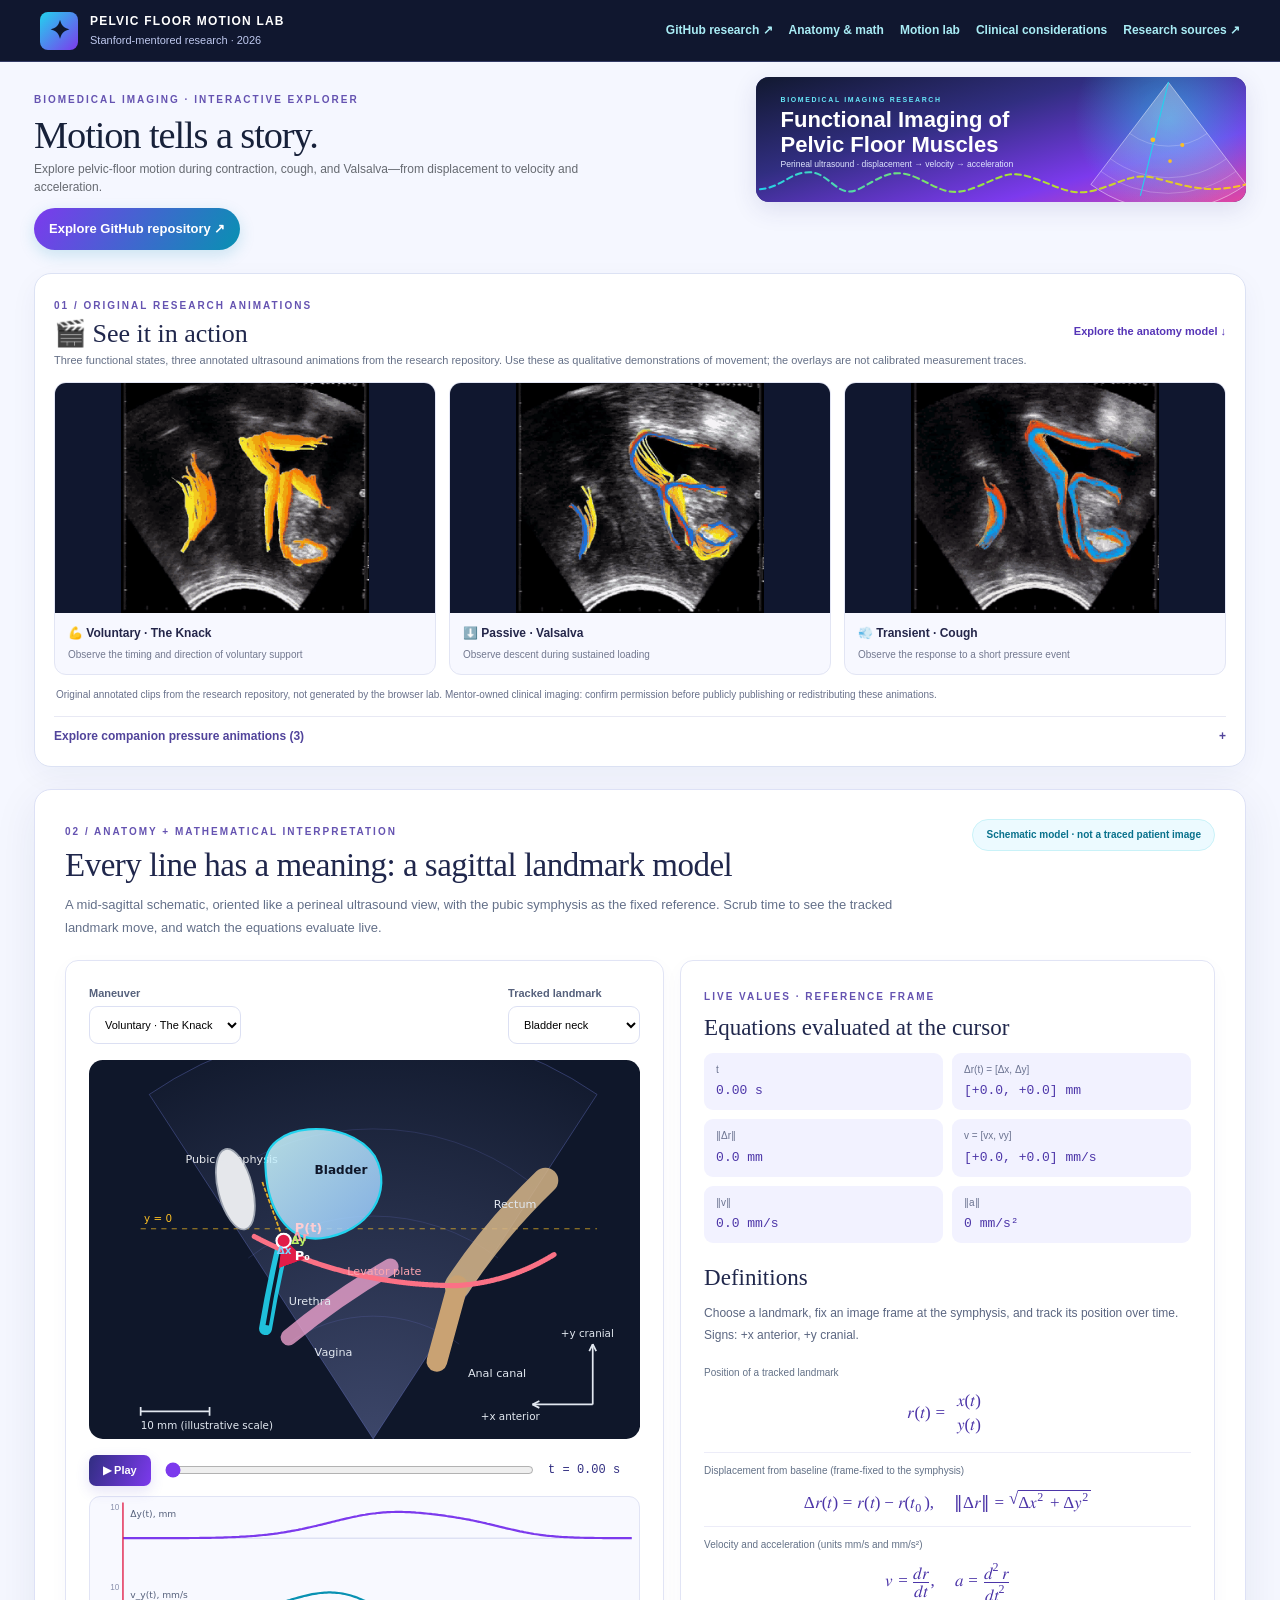
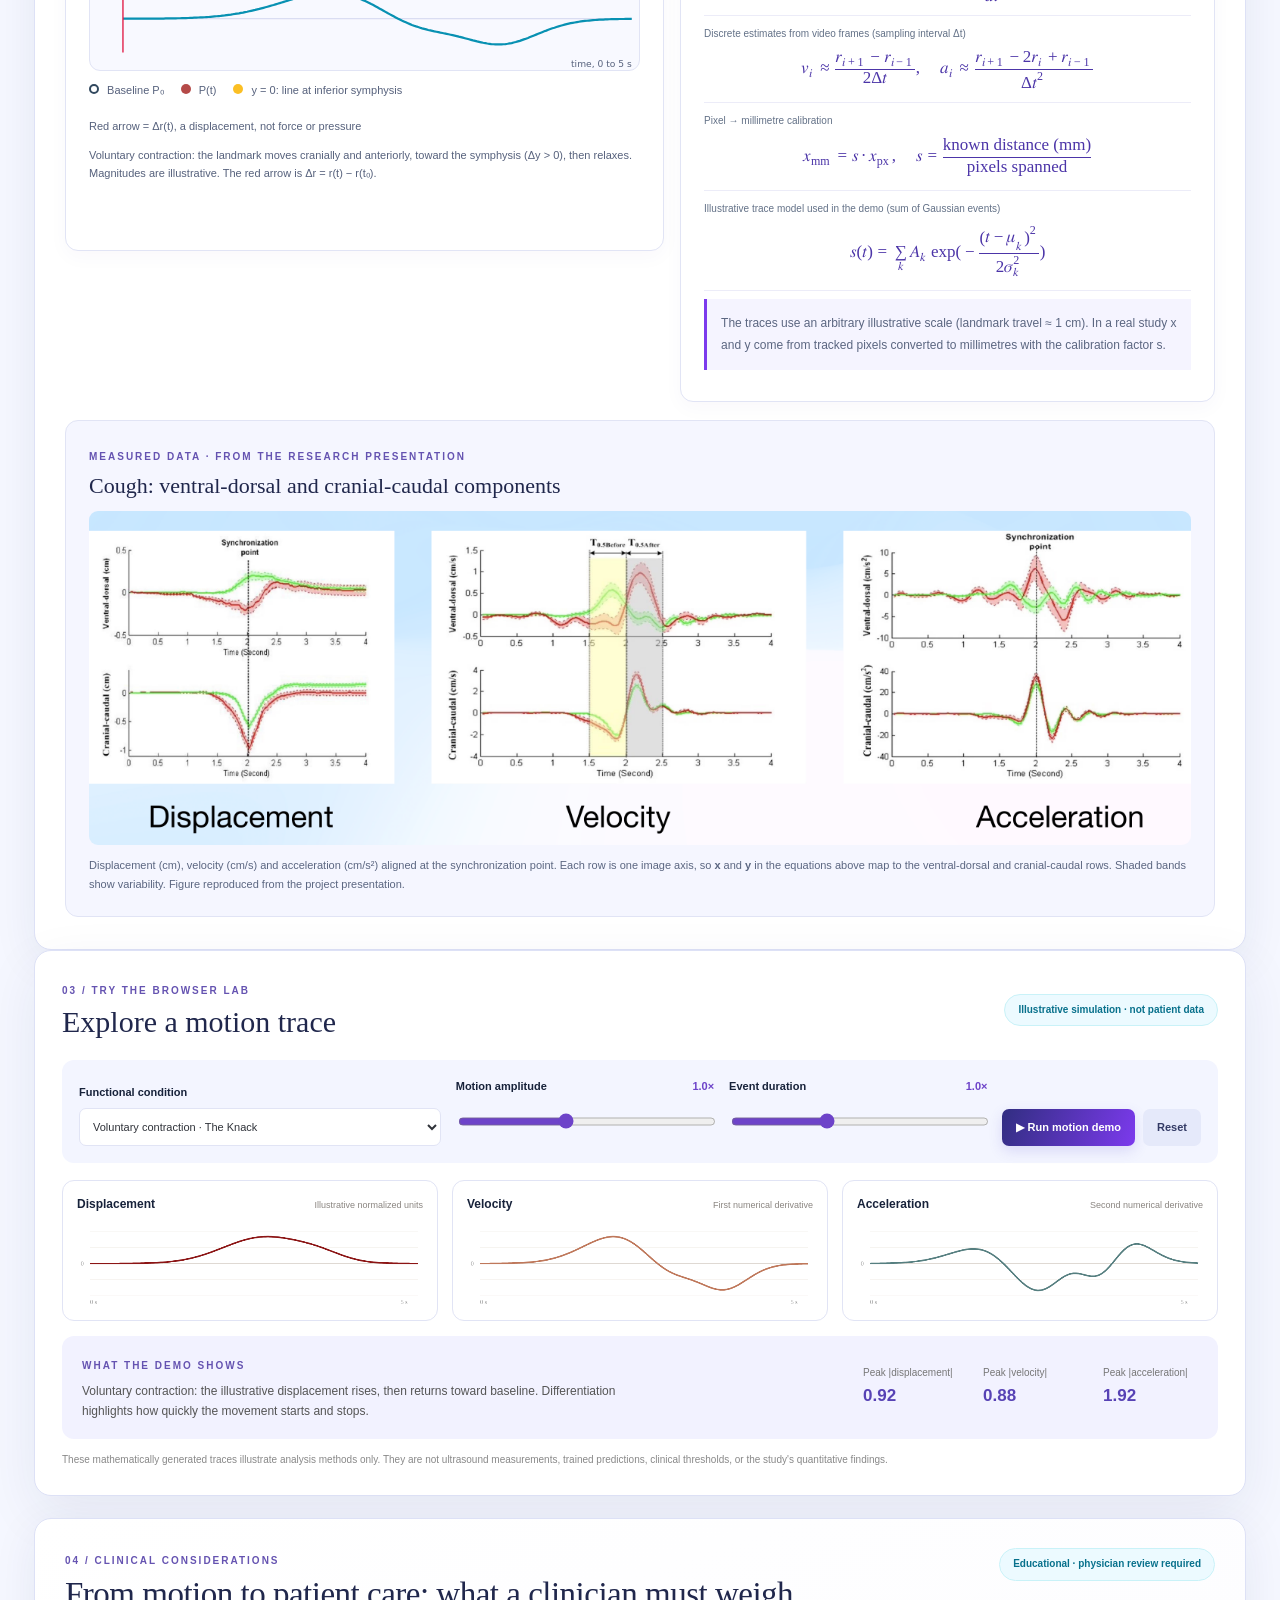
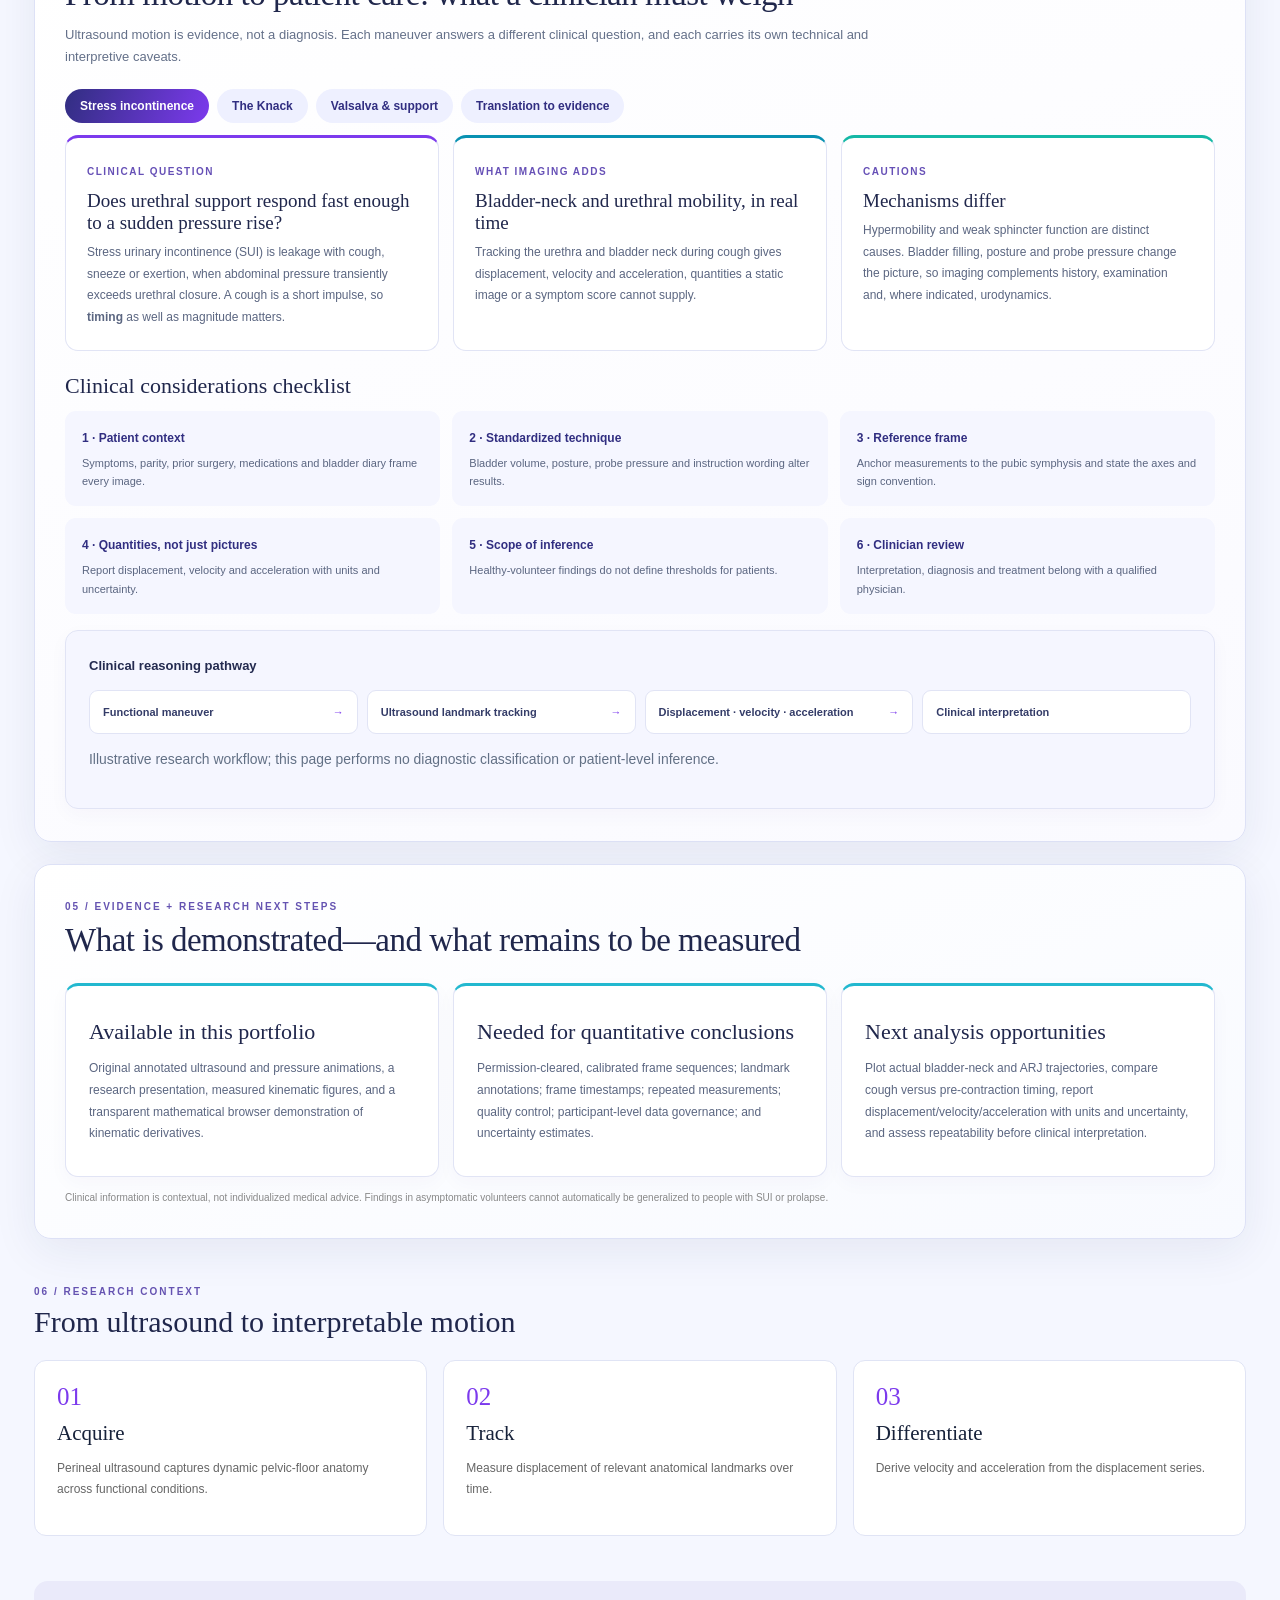
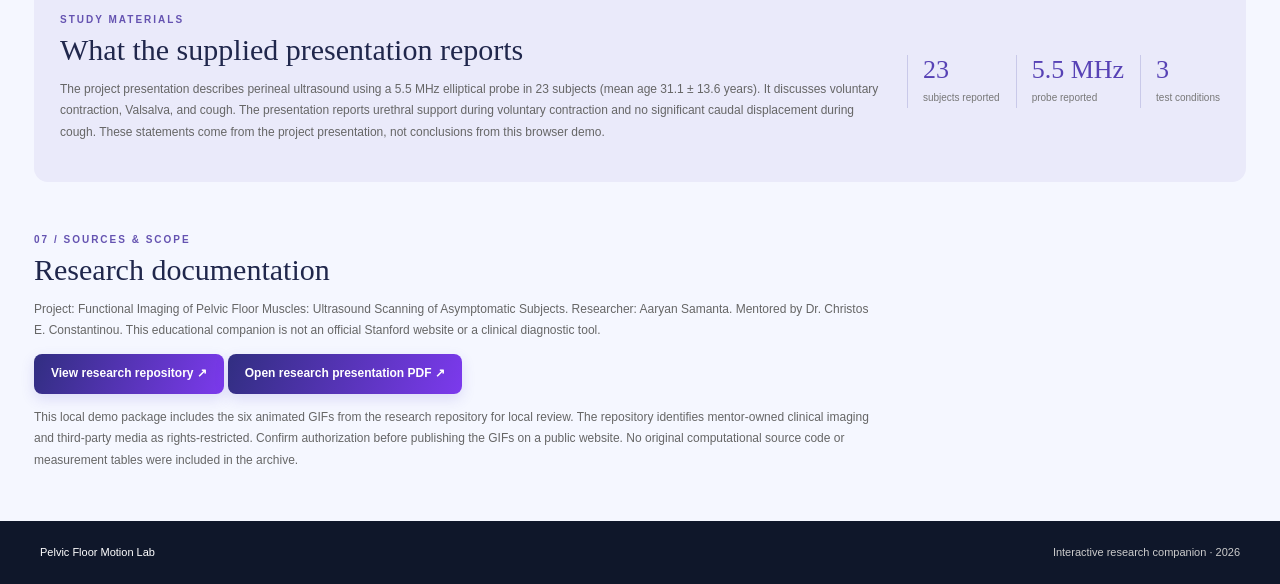
<file: stanford-urology-2026/website/index.html>
<!DOCTYPE html>
<html lang="en"><head><meta charset="utf-8"/><meta content="width=device-width, initial-scale=1" name="viewport"/><title>Pelvic Floor Motion Lab | Stanford-Mentored Research</title><link href="style.css" rel="stylesheet"/><meta content="Pelvic Floor Motion Lab — Interact with the kinematic ideas behind the research visualization. Interactive research portfolio by Aaryan Samanta." name="description"/></head><body>
<header class="top"><div class="brand"><span class="mark">✦</span><div><b>PELVIC FLOOR MOTION LAB</b><small>Stanford-mentored research · 2026</small></div></div><div class="toplinks"><a href="https://github.com/aaryansamanta/ai-research-publications/tree/main/stanford-urology-2026" rel="noopener noreferrer" target="_blank">GitHub research ↗</a><a href="#mechanics">Anatomy &amp; math</a><a href="#lab">Motion lab</a><a href="#clinical">Clinical considerations</a><a href="#sources">Research sources ↗</a></div></header>
<main><section class="intro"><div class="introtext"><span class="eyebrow">BIOMEDICAL IMAGING · INTERACTIVE EXPLORER</span><h1>Motion tells a story.</h1><p>Explore pelvic-floor motion during contraction, cough, and Valsalva—from displacement to velocity and acceleration.</p><a class="repo-cta" href="https://github.com/aaryansamanta/ai-research-publications/tree/main/stanford-urology-2026" rel="noopener noreferrer" target="_blank">Explore GitHub repository ↗</a></div><div aria-label="Animated ultrasound fan and waveform from the research repository" class="heroart"><img alt="Animated ultrasound fan and moving waveform, a stylized research graphic" src="assets/banner.svg"/></div></section>
<section aria-labelledby="action-heading" class="action-gallery" id="action">
<div class="gallery-heading"><div><span class="eyebrow">01 / ORIGINAL RESEARCH ANIMATIONS</span><h2 id="action-heading">🎬 See it in action</h2><p>Three functional states, three annotated ultrasound animations from the research repository. Use these as qualitative demonstrations of movement; the overlays are not calibrated measurement traces.</p></div><a class="gallery-jump" href="#mechanics">Explore the anatomy model ↓</a></div>
<div class="gif-grid">
<figure class="gif-card"><div class="gif-frame"><img alt="Annotated pelvic-floor ultrasound animation during voluntary contraction, The Knack" loading="eager" src="assets/gifs/ultrasound-knack.gif"/></div><figcaption><strong>💪 Voluntary · The Knack</strong><span>Observe the timing and direction of voluntary support</span></figcaption></figure>
<figure class="gif-card"><div class="gif-frame"><img alt="Annotated pelvic-floor ultrasound animation during Valsalva" loading="eager" src="assets/gifs/ultrasound-valsalva.gif"/></div><figcaption><strong>⬇️ Passive · Valsalva</strong><span>Observe descent during sustained loading</span></figcaption></figure>
<figure class="gif-card"><div class="gif-frame"><img alt="Annotated pelvic-floor ultrasound animation during cough" loading="eager" src="assets/gifs/ultrasound-cough.gif"/></div><figcaption><strong>💨 Transient · Cough</strong><span>Observe the response to a short pressure event</span></figcaption></figure>
</div>
<p class="gallery-caution">Original annotated clips from the research repository, not generated by the browser lab. Mentor-owned clinical imaging: confirm permission before publicly publishing or redistributing these animations.</p>
<details class="pressure-more"><summary>Explore companion pressure animations (3) <span>+</span></summary><div class="pressure-grid"><figure><img alt="Cough pressure visualization for healthy subjects" loading="lazy" src="assets/gifs/pressure-healthy-cough.gif"/><figcaption>Healthy subjects · cough</figcaption></figure><figure><img alt="Cough pressure visualization for subjects with stress urinary incontinence" loading="lazy" src="assets/gifs/pressure-SUI-cough.gif"/><figcaption>SUI patients · cough</figcaption></figure><figure><img alt="3D pressure visualization comparing normal and SUI groups" loading="lazy" src="assets/gifs/pressure-3d-normal-vs-SUI.gif"/><figcaption>3D pressure comparison</figcaption></figure></div></details>
</section>
<section class="mechanics" id="mechanics" aria-labelledby="mechanics-title"><div class="sectiontop"><div><span class="eyebrow">02 / ANATOMY + MATHEMATICAL INTERPRETATION</span><h2 id="mechanics-title">Every line has a meaning: a sagittal landmark model</h2><p class="sectionlead">A mid-sagittal schematic, oriented like a perineal ultrasound view, with the pubic symphysis as the fixed reference. Scrub time to see the tracked landmark move, and watch the equations evaluate live.</p></div><span class="chip">Schematic model · not a traced patient image</span></div>
<div class="mechanics-layout"><div class="anatomy-panel"><div class="diagram-controls"><div><label for="d-mode">Maneuver</label><select id="d-mode"><option value="knack">Voluntary · The Knack</option><option value="cough">Cough · transient</option><option value="valsalva">Valsalva · passive</option></select></div><div><label for="d-lm">Tracked landmark</label><select id="d-lm"><option value="bn">Bladder neck</option><option value="arj">Anorectal junction</option></select></div></div>
<svg id="anatomy" viewBox="0 0 640 440" role="img" aria-labelledby="anat-title anat-desc"><title id="anat-title">Sagittal pelvic-floor landmark model with displacement vector</title><desc id="anat-desc">Schematic with pubic symphysis, bladder, urethra, vagina, anorectum and levator plate. A tracked landmark moves from baseline P0 to P(t) with a displacement vector and trajectory trail. Not a patient measurement.</desc>
<defs><marker id="ah" markerWidth="9" markerHeight="9" refX="7" refY="4" orient="auto"><path d="M0 0L8 4L0 8Z" fill="#e11d48"/></marker><radialGradient id="fanG" cx=".5" cy="1" r="1"><stop offset="0" stop-color="#a5b4fc" stop-opacity=".30"/><stop offset="1" stop-color="#a5b4fc" stop-opacity=".02"/></radialGradient><linearGradient id="blad" x1="0" y1="0" x2="1" y2="1"><stop offset="0" stop-color="#cffafe"/><stop offset="1" stop-color="#93c5fd"/></linearGradient></defs>
<rect width="640" height="440" rx="16" fill="#0f172a"/><path d="M330 440L70 40A460 460 0 0 1 590 40Z" fill="url(#fanG)" stroke="#818cf8" stroke-opacity=".35"/>
<g fill="none" stroke="#818cf8" stroke-opacity=".18"><path d="M150 140A300 300 0 0 1 510 140M185 230A240 240 0 0 1 475 230M230 330A170 170 0 0 1 430 330"/></g>
<line x1="60" y1="196" x2="590" y2="196" stroke="#fbbf24" stroke-dasharray="6 6" opacity=".8"/><text x="64" y="188" fill="#fbbf24" font-size="12" font-family="system-ui">y = 0</text>
<ellipse cx="170" cy="150" rx="20" ry="48" transform="rotate(-14 170 150)" fill="#e5e7eb" stroke="#9ca3af" stroke-width="2"/><text x="112" y="120" fill="#e5e7eb" font-size="13" font-family="system-ui">Pubic symphysis</text>
<path d="M205 125C200 72 300 64 332 112C354 152 326 200 270 207C230 212 207 172 205 125Z" fill="url(#blad)" fill-opacity=".85" stroke="#22d3ee" stroke-width="2.5"/><text x="262" y="132" fill="#0f172a" font-size="14" font-weight="700" font-family="system-ui">Bladder</text>
<path d="M226 210Q214 258 205 312" fill="none" stroke="#22d3ee" stroke-width="15" stroke-linecap="round" opacity=".9"/><path d="M226 212Q215 258 207 308" fill="none" stroke="#0f172a" stroke-width="4"/>
<path d="M232 322Q285 278 350 240" fill="none" stroke="#f9a8d4" stroke-width="19" stroke-linecap="round" opacity=".75"/>
<path d="M428 262Q470 198 530 140" fill="none" stroke="#d6b588" stroke-width="30" stroke-linecap="round" opacity=".85"/><path d="M428 262L404 350" fill="none" stroke="#c9a273" stroke-width="24" stroke-linecap="round"/>
<path d="M192 205Q300 262 428 262Q488 258 540 226" fill="none" stroke="#fb7185" stroke-width="6" stroke-linecap="round" stroke-dasharray="1 0"/>
<g font-family="system-ui" font-size="13" fill="#e2e8f0"><text x="232" y="285">Urethra</text><text x="262" y="344">Vagina</text><text x="440" y="368">Anal canal</text><text x="470" y="172">Rectum</text><text x="300" y="250" fill="#fda4af">Levator plate</text></g>
<path id="trail" d="" fill="none" stroke="#fbbf24" stroke-width="2" stroke-dasharray="3 4" opacity=".9"/>
<circle id="p0" r="8" fill="none" stroke="#fff" stroke-width="3"/><path id="vec" d="" stroke="#e11d48" stroke-width="4" marker-end="url(#ah)"/><path id="cmpx" d="" stroke="#38bdf8" stroke-width="2" stroke-dasharray="4 4"/><path id="cmpy" d="" stroke="#a3e635" stroke-width="2" stroke-dasharray="4 4"/><circle id="pt" r="8" fill="#e11d48" stroke="#fff" stroke-width="2"/>
<g font-family="system-ui" font-weight="700" font-size="15"><text id="l0" fill="#fff">P₀</text><text id="lt" fill="#fecdd3">P(t)</text><text id="lv" fill="#fda4af">Δr</text><text id="lx" fill="#7dd3fc" font-size="12">Δx</text><text id="ly" fill="#bef264" font-size="12">Δy</text></g>
<g stroke="#e2e8f0" stroke-width="2" fill="none"><path d="M585 400V330M585 400H515"/><path d="M585 330l-4 8m4-8 4 8M515 400l8-4m-8 4 8 4"/></g><g font-family="system-ui" font-size="12" fill="#e2e8f0"><text x="548" y="322">+y cranial</text><text x="455" y="418">+x anterior</text></g>
<path d="M60 408h80M60 403v10M140 403v10" stroke="#e2e8f0" stroke-width="2"/><text x="60" y="428" font-size="12" fill="#e2e8f0" font-family="system-ui">10 mm (illustrative scale)</text></svg>
<div class="scrub"><button id="dplay" type="button">▶ Play</button><input id="dt" type="range" min="0" max="250" value="0" aria-label="Time"><output id="dtout">t = 0.00 s</output></div>
<svg id="strip" viewBox="0 0 600 190" role="img" aria-label="Displacement along y and velocity along y versus time"></svg>
<div class="diagram-legend"><span><i class="dot base"></i> Baseline P₀</span><span><i class="dot event"></i> P(t)</span><span><i class="dot" style="background:#fbbf24"></i> y = 0: line at inferior symphysis</span><span>Red arrow = Δr(t), a displacement, not force or pressure</span></div><p id="diagram-caption" class="diagram-caption" aria-live="polite"></p></div>
<div class="math-panel"><span class="eyebrow">LIVE VALUES · REFERENCE FRAME</span><h3>Equations evaluated at the cursor</h3><div class="readout" id="dread"></div>
<h3 style="margin-top:22px">Definitions</h3><p>Choose a landmark, fix an image frame at the symphysis, and track its position over time. Signs: +x anterior, +y cranial.</p><div class="equation"><span>Position of a tracked landmark</span><math display="block"><mi mathvariant="bold">r</mi><mo>(</mo><mi>t</mi><mo>)</mo><mo>=</mo><mfenced open="[" close="]"><mtable><mtr><mtd><mi>x</mi><mo>(</mo><mi>t</mi><mo>)</mo></mtd></mtr><mtr><mtd><mi>y</mi><mo>(</mo><mi>t</mi><mo>)</mo></mtd></mtr></mtable></mfenced></math></div><div class="equation"><span>Displacement from baseline (frame-fixed to the symphysis)</span><math display="block"><mi mathvariant="normal">Δ</mi><mi mathvariant="bold">r</mi><mo>(</mo><mi>t</mi><mo>)</mo><mo>=</mo><mi mathvariant="bold">r</mi><mo>(</mo><mi>t</mi><mo>)</mo><mo>−</mo><mi mathvariant="bold">r</mi><mo>(</mo><msub><mi>t</mi><mn>0</mn></msub><mo>)</mo><mo>,</mo><mspace width="1em"/><mo>‖</mo><mi mathvariant="normal">Δ</mi><mi mathvariant="bold">r</mi><mo>‖</mo><mo>=</mo><msqrt><mi mathvariant="normal">Δ</mi><msup><mi>x</mi><mn>2</mn></msup><mo>+</mo><mi mathvariant="normal">Δ</mi><msup><mi>y</mi><mn>2</mn></msup></msqrt></math></div><div class="equation"><span>Velocity and acceleration (units mm/s and mm/s²)</span><math display="block"><mi mathvariant="bold">v</mi><mo>=</mo><mfrac><mrow><mi>d</mi><mi mathvariant="bold">r</mi></mrow><mrow><mi>d</mi><mi>t</mi></mrow></mfrac><mo>,</mo><mspace width="1em"/><mi mathvariant="bold">a</mi><mo>=</mo><mfrac><mrow><msup><mi>d</mi><mn>2</mn></msup><mi mathvariant="bold">r</mi></mrow><mrow><mi>d</mi><msup><mi>t</mi><mn>2</mn></msup></mrow></mfrac></math></div><div class="equation"><span>Discrete estimates from video frames (sampling interval Δt)</span><math display="block"><msub><mi mathvariant="bold">v</mi><mi>i</mi></msub><mo>≈</mo><mfrac><mrow><msub><mi mathvariant="bold">r</mi><mrow><mi>i</mi><mo>+</mo><mn>1</mn></mrow></msub><mo>−</mo><msub><mi mathvariant="bold">r</mi><mrow><mi>i</mi><mo>−</mo><mn>1</mn></mrow></msub></mrow><mrow><mn>2</mn><mi mathvariant="normal">Δ</mi><mi>t</mi></mrow></mfrac><mo>,</mo><mspace width="1em"/><msub><mi mathvariant="bold">a</mi><mi>i</mi></msub><mo>≈</mo><mfrac><mrow><msub><mi mathvariant="bold">r</mi><mrow><mi>i</mi><mo>+</mo><mn>1</mn></mrow></msub><mo>−</mo><mn>2</mn><msub><mi mathvariant="bold">r</mi><mi>i</mi></msub><mo>+</mo><msub><mi mathvariant="bold">r</mi><mrow><mi>i</mi><mo>−</mo><mn>1</mn></mrow></msub></mrow><mrow><mi mathvariant="normal">Δ</mi><msup><mi>t</mi><mn>2</mn></msup></mrow></mfrac></math></div><div class="equation"><span>Pixel → millimetre calibration</span><math display="block"><mi>x</mi><msub><mrow/><mi>mm</mi></msub><mo>=</mo><mi>s</mi><mo>·</mo><mi>x</mi><msub><mrow/><mi>px</mi></msub><mo>,</mo><mspace width="1em"/><mi>s</mi><mo>=</mo><mfrac><mrow><mi>known distance (mm)</mi></mrow><mrow><mi>pixels spanned</mi></mrow></mfrac></math></div><div class="equation"><span>Illustrative trace model used in the demo (sum of Gaussian events)</span><math display="block"><mi>s</mi><mo>(</mo><mi>t</mi><mo>)</mo><mo>=</mo><munder><mo>∑</mo><mi>k</mi></munder><msub><mi>A</mi><mi>k</mi></msub><mspace width=".2em"/><mi>exp</mi><mo>(</mo><mo>−</mo><mfrac><msup><mrow><mo>(</mo><mi>t</mi><mo>−</mo><msub><mi>μ</mi><mi>k</mi></msub><mo>)</mo></mrow><mn>2</mn></msup><mrow><mn>2</mn><msubsup><mi>σ</mi><mi>k</mi><mn>2</mn></msubsup></mrow></mfrac><mo>)</mo></math></div><p class="math-note">The traces use an arbitrary illustrative scale (landmark travel ≈ 1 cm). In a real study x and y come from tracked pixels converted to millimetres with the calibration factor s.</p></div></div>
<figure class="realfig"><span class="eyebrow">MEASURED DATA · FROM THE RESEARCH PRESENTATION</span><h3>Cough: ventral-dorsal and cranial-caudal components</h3><img src="assets/measured-displacement-velocity-acceleration.png" alt="Measured displacement in cm, velocity in cm per second and acceleration in cm per second squared versus time for cough, with ventral-dorsal and cranial-caudal components, mean with shaded variability bands, and a synchronization point at 2 seconds" loading="lazy"><figcaption>Displacement (cm), velocity (cm/s) and acceleration (cm/s²) aligned at the synchronization point. Each row is one image axis, so <b>x</b> and <b>y</b> in the equations above map to the ventral-dorsal and cranial-caudal rows. Shaded bands show variability. Figure reproduced from the project presentation.</figcaption></figure>
</section>

<section class="lab" id="lab"><div class="sectiontop"><div><span class="eyebrow">03 / TRY THE BROWSER LAB</span><h2>Explore a motion trace</h2></div><span class="chip">Illustrative simulation · not patient data</span></div>
<div class="controls"><div><label for="condition">Functional condition</label><select id="condition"><option value="knack">Voluntary contraction · The Knack</option><option value="cough">Cough · transient</option><option value="valsalva">Valsalva · passive</option></select></div><div><label for="amplitude">Motion amplitude <output id="ampout">1.0×</output></label><input id="amplitude" max="2" min="0.3" step="0.1" type="range" value="1"/></div><div><label for="duration">Event duration <output id="durout">1.0×</output></label><input id="duration" max="1.7" min="0.6" step="0.1" type="range" value="1"/></div><div class="action"><button id="run">▶ Run motion demo</button><button class="secondary" id="reset">Reset</button></div></div>
<div class="plotgrid"><article class="plot"><div class="plothead"><b>Displacement</b><small>Illustrative normalized units</small></div><canvas height="210" id="displacement" width="850"></canvas></article><article class="plot"><div class="plothead"><b>Velocity</b><small>First numerical derivative</small></div><canvas height="210" id="velocity" width="850"></canvas></article><article class="plot"><div class="plothead"><b>Acceleration</b><small>Second numerical derivative</small></div><canvas height="210" id="acceleration" width="850"></canvas></article></div>
<div class="outcome"><div><span class="eyebrow">WHAT THE DEMO SHOWS</span><p id="interpretation">Press Run motion demo to generate an illustrative trace and its derivatives.</p></div><div class="stats"><div><small>Peak |displacement|</small><b id="peakD">—</b></div><div><small>Peak |velocity|</small><b id="peakV">—</b></div><div><small>Peak |acceleration|</small><b id="peakA">—</b></div></div></div>
<p class="note">These mathematically generated traces illustrate analysis methods only. They are not ultrasound measurements, trained predictions, clinical thresholds, or the study's quantitative findings.</p></section>

<section class="clinical" id="clinical" aria-labelledby="clinical-title">
<div class="sectiontop"><div><span class="eyebrow">04 / CLINICAL CONSIDERATIONS</span><h2 id="clinical-title">From motion to patient care: what a clinician must weigh</h2><p class="sectionlead">Ultrasound motion is evidence, not a diagnosis. Each maneuver answers a different clinical question, and each carries its own technical and interpretive caveats.</p></div><span class="chip">Educational · physician review required</span></div>
<div class="ctabs" role="tablist" aria-label="Clinical contexts"><button role="tab" aria-selected="true" data-tab="sui">Stress incontinence</button><button role="tab" aria-selected="false" data-tab="knack">The Knack</button><button role="tab" aria-selected="false" data-tab="val">Valsalva &amp; support</button><button role="tab" aria-selected="false" data-tab="tr">Translation to evidence</button></div>
<div class="cpanel" id="tab-sui"><article><span class="clinical-number">CLINICAL QUESTION</span><h3>Does urethral support respond fast enough to a sudden pressure rise?</h3><p>Stress urinary incontinence (SUI) is leakage with cough, sneeze or exertion, when abdominal pressure transiently exceeds urethral closure. A cough is a short impulse, so <b>timing</b> as well as magnitude matters.</p></article><article><span class="clinical-number">WHAT IMAGING ADDS</span><h3>Bladder-neck and urethral mobility, in real time</h3><p>Tracking the urethra and bladder neck during cough gives displacement, velocity and acceleration, quantities a static image or a symptom score cannot supply.</p></article><article><span class="clinical-number">CAUTIONS</span><h3>Mechanisms differ</h3><p>Hypermobility and weak sphincter function are distinct causes. Bladder filling, posture and probe pressure change the picture, so imaging complements history, examination and, where indicated, urodynamics.</p></article></div>
<div class="cpanel" id="tab-knack" hidden><article><span class="clinical-number">CLINICAL QUESTION</span><h3>Can a pre-timed contraction protect against cough leakage?</h3><p>“The Knack” is a deliberate pelvic-floor contraction just before and during a cough. The presentation cites Miller et al. (1998): a significant reduction in cough-related urine loss in women with mild SUI within one week.</p></article><article><span class="clinical-number">WHAT IMAGING ADDS</span><h3>Direction, magnitude and timing of support</h3><p>Ultrasound shows whether the urethra is compressed and lifted toward the pubic bone, and how early the contraction begins relative to the cough peak.</p></article><article><span class="clinical-number">CAUTIONS</span><h3>Not a universal cure</h3><p>Benefit depends on a correct contraction, which may need examination or biofeedback to confirm, and on practice and adherence. Percent-leakage reductions are group findings, not individual predictions.</p></article></div>
<div class="cpanel" id="tab-val" hidden><article><span class="clinical-number">CLINICAL QUESTION</span><h3>How far do pelvic organs descend under sustained load?</h3><p>Straining (Valsalva) raises abdominal pressure and tests support. Caudal descent of the bladder neck and the anorectal junction (ARJ) informs assessment of organ mobility and prolapse.</p></article><article><span class="clinical-number">WHAT IMAGING ADDS</span><h3>Quantified descent relative to a fixed bone landmark</h3><p>Measuring from the pubic symphysis gives a reference that moves little, so displacement can be reported in millimetres and compared across sessions.</p></article><article><span class="clinical-number">CAUTIONS</span><h3>Effort quality is a confounder</h3><p>An incomplete strain, or an unintended levator co-contraction, understates descent. Standardized instruction and repeated efforts are essential.</p></article></div>
<div class="cpanel" id="tab-tr" hidden><article><span class="clinical-number">CLINICAL QUESTION</span><h3>Which motion features are repeatable and clinically relevant?</h3><p>The study imaged 23 asymptomatic volunteers, a reference for normal motion. Conclusions about patients with SUI or prolapse need patient cohorts, not extrapolation.</p></article><article><span class="clinical-number">WHAT IS NEEDED</span><h3>Calibration, uncertainty, repeatability</h3><p>Pixel-to-mm scaling, landmark-tracking error, frame timing, inter-observer agreement and test–retest repeatability turn a trace into a measurement.</p></article><article><span class="clinical-number">NEXT STEP</span><h3>Compare groups and outcomes</h3><p>Compare healthy and SUI cohorts, and relate kinematic features such as peak velocity and time-to-peak to symptoms and to treatment response.</p></article></div>
<div class="cgrid"><h3>Clinical considerations checklist</h3>
<div><b>1 · Patient context</b><p>Symptoms, parity, prior surgery, medications and bladder diary frame every image.</p></div>
<div><b>2 · Standardized technique</b><p>Bladder volume, posture, probe pressure and instruction wording alter results.</p></div>
<div><b>3 · Reference frame</b><p>Anchor measurements to the pubic symphysis and state the axes and sign convention.</p></div>
<div><b>4 · Quantities, not just pictures</b><p>Report displacement, velocity and acceleration with units and uncertainty.</p></div>
<div><b>5 · Scope of inference</b><p>Healthy-volunteer findings do not define thresholds for patients.</p></div>
<div><b>6 · Clinician review</b><p>Interpretation, diagnosis and treatment belong with a qualified physician.</p></div></div>
<div class="clinical-path"><b>Clinical reasoning pathway</b><div class="pathsteps"><span>Functional maneuver</span><span>Ultrasound landmark tracking</span><span>Displacement · velocity · acceleration</span><span>Clinical interpretation</span></div><p>Illustrative research workflow; this page performs no diagnostic classification or patient-level inference.</p></div>
</section>
<section class="evidence" id="evidence"><div class="sectiontop"><div><span class="eyebrow">05 / EVIDENCE + RESEARCH NEXT STEPS</span><h2>What is demonstrated—and what remains to be measured</h2></div></div><div class="evidence-grid"><article><h3>Available in this portfolio</h3><p>Original annotated ultrasound and pressure animations, a research presentation, measured kinematic figures, and a transparent mathematical browser demonstration of kinematic derivatives.</p></article><article><h3>Needed for quantitative conclusions</h3><p>Permission-cleared, calibrated frame sequences; landmark annotations; frame timestamps; repeated measurements; quality control; participant-level data governance; and uncertainty estimates.</p></article><article><h3>Next analysis opportunities</h3><p>Plot actual bladder-neck and ARJ trajectories, compare cough versus pre-contraction timing, report displacement/velocity/acceleration with units and uncertainty, and assess repeatability before clinical interpretation.</p></article></div><p class="note">Clinical information is contextual, not individualized medical advice. Findings in asymptomatic volunteers cannot automatically be generalized to people with SUI or prolapse.</p></section>
<section class="below"><div class="sectiontop"><div><span class="eyebrow">06 / RESEARCH CONTEXT</span><h2>From ultrasound to interpretable motion</h2></div></div><div class="cards"><article><span>01</span><h3>Acquire</h3><p>Perineal ultrasound captures dynamic pelvic-floor anatomy across functional conditions.</p></article><article><span>02</span><h3>Track</h3><p>Measure displacement of relevant anatomical landmarks over time.</p></article><article><span>03</span><h3>Differentiate</h3><p>Derive velocity and acceleration from the displacement series.</p></article></div></section>
<section class="study"><div><span class="eyebrow">STUDY MATERIALS</span><h2>What the supplied presentation reports</h2><p>The project presentation describes perineal ultrasound using a 5.5 MHz elliptical probe in 23 subjects (mean age 31.1 ± 13.6 years). It discusses voluntary contraction, Valsalva, and cough. The presentation reports urethral support during voluntary contraction and no significant caudal displacement during cough. These statements come from the project presentation, not conclusions from this browser demo.</p></div><div class="facts"><div><b>23</b><small>subjects reported</small></div><div><b>5.5 MHz</b><small>probe reported</small></div><div><b>3</b><small>test conditions</small></div></div></section>
<section class="sources" id="sources"><div><span class="eyebrow">07 / SOURCES &amp; SCOPE</span><h2>Research documentation</h2><p>Project: Functional Imaging of Pelvic Floor Muscles: Ultrasound Scanning of Asymptomatic Subjects. Researcher: Aaryan Samanta. Mentored by Dr. Christos E. Constantinou. This educational companion is not an official Stanford website or a clinical diagnostic tool.</p><a class="paper" href="https://github.com/aaryansamanta/ai-research-publications/tree/main/stanford-urology-2026" rel="noopener" target="_blank">View research repository ↗</a> <a class="paper" href="assets/research_presentation.pdf" rel="noopener" target="_blank">Open research presentation PDF ↗</a><p class="note">This local demo package includes the six animated GIFs from the research repository for local review. The repository identifies mentor-owned clinical imaging and third-party media as rights-restricted. Confirm authorization before publishing the GIFs on a public website. No original computational source code or measurement tables were included in the archive.</p></div></section></main><footer>Pelvic Floor Motion Lab <span>Interactive research companion · 2026</span></footer><script src="app.js"></script><script src="anatomy.js"></script></body></html>
</file>
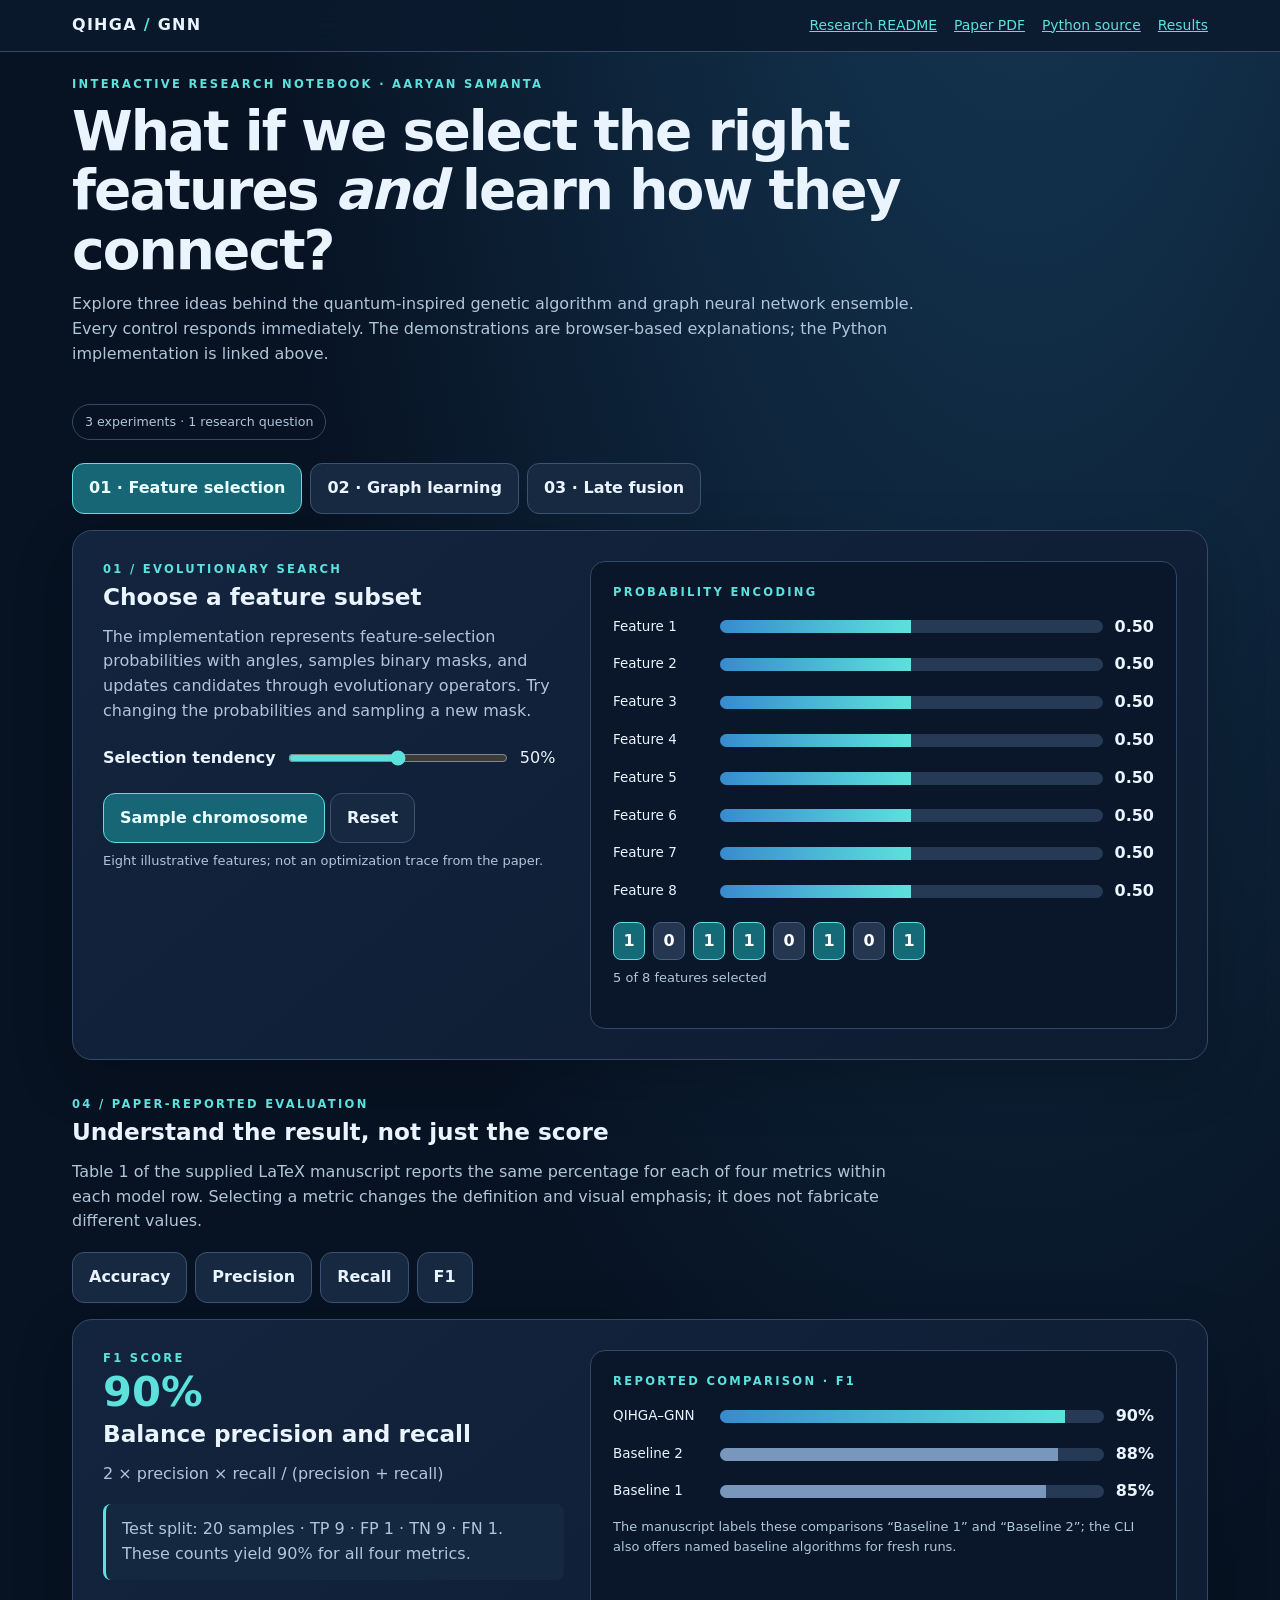
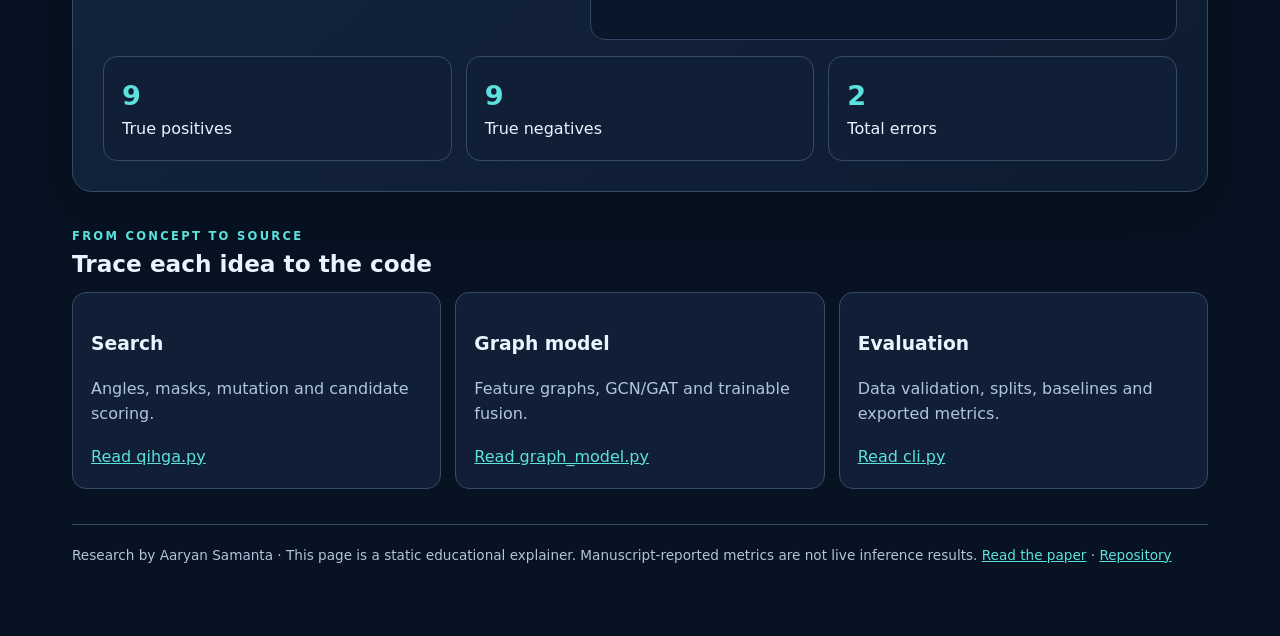
<file: ieee-aiam-2025-ga-gnn/docs/demo/index.html>
<!doctype html>
<html lang="en"><head><meta charset="utf-8"><meta name="viewport" content="width=device-width,initial-scale=1"><meta name="theme-color" content="#081427"><meta name="description" content="Interactive research explainer for Aaryan Samanta's QIHGA–GNN multimodal classification project: feature selection, graph propagation, late fusion and paper-reported evaluation."><title>QIHGA–GNN · Explore the Research</title>
<style>
:root{color-scheme:dark;--bg:#071222;--panel:#101f35;--panel2:#172b45;--line:#344b68;--text:#eaf4ff;--muted:#b1c5da;--accent:#5ce1dc;--gold:#ffce81}*{box-sizing:border-box}html{scroll-behavior:smooth}body{margin:0;background:radial-gradient(ellipse at 80% -20%,#163b59,transparent 55%),var(--bg);color:var(--text);font:16px/1.55 system-ui,-apple-system,Segoe UI,sans-serif}a{color:var(--accent)}a:focus-visible,button:focus-visible,input:focus-visible{outline:3px solid var(--gold);outline-offset:3px}header{border-bottom:1px solid var(--line);background:#0b1a2ddd;position:sticky;top:0;z-index:5;backdrop-filter:blur(12px)}nav{max-width:1180px;margin:auto;display:flex;align-items:center;justify-content:space-between;gap:14px;padding:13px 22px;flex-wrap:wrap}nav .brand{font-weight:800;letter-spacing:.08em}nav .links{display:flex;gap:17px;flex-wrap:wrap;font-size:.87rem}main{max-width:1180px;margin:auto;padding:24px 22px 70px}.eyebrow{font-size:.72rem;font-weight:800;letter-spacing:.2em;color:var(--accent);text-transform:uppercase}h1{font-size:clamp(1.9rem,4.3vw,3.5rem);line-height:1.08;letter-spacing:-.035em;margin:8px 0 12px;max-width:900px}h2{font-size:1.45rem;margin:0 0 10px}p{color:var(--muted);max-width:850px;margin:8px 0 18px}.intro{display:flex;justify-content:space-between;gap:20px;align-items:end;flex-wrap:wrap;margin-bottom:23px}.pill{border:1px solid var(--line);border-radius:100px;padding:7px 12px;color:var(--muted);font-size:.79rem}.tabs{display:flex;gap:8px;flex-wrap:wrap;margin:16px 0}.tabs button,button{font:inherit;cursor:pointer}.tabs button,.action{background:#172941;border:1px solid #395472;border-radius:12px;color:var(--text);padding:12px 16px;font-weight:700}.tabs button[aria-selected=true],.action.primary{background:#176676;color:#eaffff;border-color:var(--accent)}.tabs button:hover,.action:hover{border-color:var(--accent)}.panel{border:1px solid var(--line);background:linear-gradient(140deg,#13243e,#0e1c31);border-radius:20px;padding:clamp(17px,3vw,30px);box-shadow:0 18px 60px #0003}.layout{display:grid;grid-template-columns:minmax(260px,.88fr) minmax(320px,1.12fr);gap:26px}.viz{background:#0a172b;border:1px solid #314766;border-radius:15px;padding:22px;min-height:290px}.controls{display:flex;gap:10px;align-items:center;flex-wrap:wrap;margin:22px 0}.controls label{font-weight:650}.controls input{accent-color:var(--accent);max-width:220px;width:100%}.metric{font-size:2.6rem;font-weight:850;color:var(--accent);line-height:1.15}.small{font-size:.81rem;color:var(--muted)}.row{display:flex;align-items:center;gap:12px;margin:13px 0}.row span:first-child{min-width:95px;font-size:.84rem}.track{background:#263a55;border-radius:10px;flex:1;height:13px;overflow:hidden}.fill{height:100%;background:linear-gradient(90deg,#388bce,#5ce1dc);transition:width .3s}.bit{width:32px;height:38px;border-radius:8px;border:1px solid #46607f;background:#243650;color:white;font-weight:700}.bit.on{background:#146a76;border-color:var(--accent)}.bits{display:flex;gap:8px;flex-wrap:wrap;margin-top:18px}.graph{display:flex;justify-content:space-between;align-items:center;gap:10px;padding:25px 5px}.node{border-radius:50%;width:60px;height:60px;display:grid;place-items:center;border:2px solid var(--accent);background:#1a5369;font-weight:800;box-shadow:0 0 22px #44dddb22}.edge{flex:1;height:3px;background:linear-gradient(90deg,var(--accent),#5372a0)}.callout{background:#142940;border-left:3px solid var(--accent);border-radius:8px;padding:13px 16px;margin-top:18px;color:var(--muted)}.section{margin-top:36px}.grid{display:grid;grid-template-columns:repeat(3,minmax(0,1fr));gap:14px}.stat{background:var(--panel);border:1px solid var(--line);border-radius:14px;padding:18px}.stat strong{font-size:1.7rem;color:var(--accent)}.matrix{display:grid;grid-template-columns:repeat(2,1fr);gap:9px;max-width:350px}.matrix div{background:#193a51;border:1px solid #3b7384;border-radius:10px;padding:17px;text-align:center}.matrix strong{display:block;font-size:1.65rem}.footer{border-top:1px solid var(--line);margin-top:35px;padding-top:20px;color:var(--muted);font-size:.85rem}#live{min-height:24px;color:var(--accent)}[hidden]{display:none!important}@media(max-width:780px){.layout,.grid{grid-template-columns:1fr}.viz{min-height:240px}nav{align-items:start}.node{width:46px;height:46px}}@media(prefers-reduced-motion:reduce){*,*::before,*::after{scroll-behavior:auto!important;transition:none!important;animation:none!important}}
</style></head><body><a href="#main" style="position:absolute;left:-9999px" onfocus="this.style.left='12px'" onblur="this.style.left='-9999px'">Skip to research demo</a><header><nav><span class="brand">QIHGA <span style="color:var(--accent)">/</span> GNN</span><div class="links"><a href="../../README.md">Research README</a><a href="../../paper/paper.pdf">Paper PDF</a><a href="../../code/aiam_gnn/">Python source</a><a href="#evaluation">Results</a></div></nav></header>
<main id="main"><div class="intro"><div><div class="eyebrow">Interactive research notebook · Aaryan Samanta</div><h1>What if we select the right features <em>and</em> learn how they connect?</h1><p>Explore three ideas behind the quantum-inspired genetic algorithm and graph neural network ensemble. Every control responds immediately. The demonstrations are browser-based explanations; the Python implementation is linked above.</p></div><span class="pill">3 experiments · 1 research question</span></div>
<div class="tabs" role="tablist" aria-label="Research concepts"><button id="tab-select" role="tab" aria-selected="true" aria-controls="select" data-tab="select">01 · Feature selection</button><button id="tab-graph" role="tab" aria-selected="false" aria-controls="graph" data-tab="graph">02 · Graph learning</button><button id="tab-fusion" role="tab" aria-selected="false" aria-controls="fusion" data-tab="fusion">03 · Late fusion</button></div>
<section class="panel" id="select" role="tabpanel" aria-labelledby="tab-select"><div class="layout"><div><div class="eyebrow">01 / Evolutionary search</div><h2>Choose a feature subset</h2><p>The implementation represents feature-selection probabilities with angles, samples binary masks, and updates candidates through evolutionary operators. Try changing the probabilities and sampling a new mask.</p><div class="controls"><label for="bias">Selection tendency</label><input id="bias" type="range" min="10" max="90" value="50"><output id="biasval" for="bias">50%</output></div><button class="action primary" id="sample">Sample chromosome</button> <button class="action" id="reset">Reset</button><p class="small">Eight illustrative features; not an optimization trace from the paper.</p></div><div class="viz"><div class="eyebrow">Probability encoding</div><div id="bars"></div><div class="bits" id="bits" aria-label="Selected binary feature mask"></div><p id="selectedCount" aria-live="polite" class="small"></p></div></div></section>
<section class="panel" id="graph" role="tabpanel" aria-labelledby="tab-graph" hidden><div class="layout"><div><div class="eyebrow">02 / Feature relationships</div><h2>Aggregate neighboring features</h2><p>Each modality is represented as a feature graph. The source implements graph convolution or graph attention; the illustration below uses a simplified weighted-neighbor average to make message passing visible.</p><div class="controls"><label for="mix">Neighbor influence</label><input id="mix" type="range" min="0" max="100" value="50"><output id="mixval">50%</output></div><button class="action" id="graphReset">Reset</button><div class="callout">Real implementation: <a href="../../code/aiam_gnn/graph_model.py">graph_model.py</a> — feature graphs, GCN/GAT encoders and fusion.</div></div><div class="viz"><div class="eyebrow">One propagation step · illustrative</div><div class="graph"><div class="node">0.2</div><div class="edge"></div><div class="node" id="centerNode">0.50</div><div class="edge"></div><div class="node">0.8</div></div><p class="small">Center starts at 0.5; neighbor mean is 0.5. Change the neighbor influence to explore the update rule.</p><div class="controls"><label for="leftValue">Left feature</label><input id="leftValue" type="range" min="0" max="100" value="20"><output id="leftVal">0.20</output></div><div class="controls"><label for="rightValue">Right feature</label><input id="rightValue" type="range" min="0" max="100" value="80"><output id="rightVal">0.80</output></div><div id="graphExplain" aria-live="polite" class="small"></div></div></div></section>
<section class="panel" id="fusion" role="tabpanel" aria-labelledby="tab-fusion" hidden><div class="layout"><div><div class="eyebrow">03 / Multimodal ensemble</div><h2>Learn how much to trust each view</h2><p>The model trains a modality-specific encoder and combines predicted class probabilities using learned, normalized weights. Adjust the illustrative weight to see the fused score change.</p><div class="controls"><label for="weight">Weight of modality A</label><input id="weight" type="range" min="0" max="100" value="50"><output id="weightval">50%</output></div><div class="callout">In Python, weights are trainable softmax parameters; this slider is an educational approximation, not a fitted parameter.</div></div><div class="viz"><div class="eyebrow">Illustrative positive-class probability</div><div class="row"><span>Modality A</span><div class="track"><div class="fill" style="width:80%"></div></div><strong>0.80</strong></div><div class="row"><span>Modality B</span><div class="track"><div class="fill" style="width:30%"></div></div><strong>0.30</strong></div><div class="eyebrow" style="margin-top:28px">Weighted prediction</div><div class="metric" id="fused">0.55</div><div class="track"><div id="fusedBar" class="fill" style="width:55%"></div></div><p class="small" id="fusionFormula" aria-live="polite"></p></div></div></section>
<section class="section" id="evaluation"><div class="eyebrow">04 / Paper-reported evaluation</div><h2>Understand the result, not just the score</h2><p>Table 1 of the supplied LaTeX manuscript reports the same percentage for each of four metrics within each model row. Selecting a metric changes the definition and visual emphasis; it does not fabricate different values.</p><div class="tabs" role="group" aria-label="Evaluation metric"><button class="metricBtn" data-metric="accuracy" aria-pressed="false">Accuracy</button><button class="metricBtn" data-metric="precision" aria-pressed="false">Precision</button><button class="metricBtn" data-metric="recall" aria-pressed="false">Recall</button><button class="metricBtn" data-metric="f1" aria-pressed="true">F1</button></div><div class="panel"><div class="layout"><div><div class="eyebrow" id="metricTitle">F1 score</div><div class="metric">90%</div><h2 id="metricQuestion">Balance precision and recall</h2><p id="metricFormula">2 × precision × recall / (precision + recall)</p><div class="callout">Test split: 20 samples · TP 9 · FP 1 · TN 9 · FN 1. These counts yield 90% for all four metrics.</div></div><div class="viz"><div class="eyebrow">Reported comparison · <span id="chartMetric">F1</span></div><div class="row"><span>QIHGA–GNN</span><div class="track"><div class="fill" style="width:90%"></div></div><strong>90%</strong></div><div class="row"><span>Baseline 2</span><div class="track"><div class="fill" style="width:88%;background:#7997bb"></div></div><strong>88%</strong></div><div class="row"><span>Baseline 1</span><div class="track"><div class="fill" style="width:85%;background:#7997bb"></div></div><strong>85%</strong></div><p class="small">The manuscript labels these comparisons “Baseline 1” and “Baseline 2”; the CLI also offers named baseline algorithms for fresh runs.</p></div></div><div class="grid" style="margin-top:16px"><div class="stat"><strong>9</strong><br>True positives</div><div class="stat"><strong>9</strong><br>True negatives</div><div class="stat"><strong>2</strong><br>Total errors</div></div></div></section>
<section class="section"><div class="eyebrow">From concept to source</div><h2>Trace each idea to the code</h2><div class="grid"><div class="stat"><h3>Search</h3><p>Angles, masks, mutation and candidate scoring.</p><a href="../../code/aiam_gnn/qihga.py">Read qihga.py</a></div><div class="stat"><h3>Graph model</h3><p>Feature graphs, GCN/GAT and trainable fusion.</p><a href="../../code/aiam_gnn/graph_model.py">Read graph_model.py</a></div><div class="stat"><h3>Evaluation</h3><p>Data validation, splits, baselines and exported metrics.</p><a href="../../code/aiam_gnn/cli.py">Read cli.py</a></div></div></section><div class="footer">Research by Aaryan Samanta · This page is a static educational explainer. Manuscript-reported metrics are not live inference results. <a href="../../paper/paper.pdf">Read the paper</a> · <a href="../../README.md">Repository</a></div></main>
<script>
'use strict';
const $=id=>document.getElementById(id);
const tabButtons=[...document.querySelectorAll('[data-tab]')];
function activateTab(id){for(const b of tabButtons){const active=b.dataset.tab===id;b.setAttribute('aria-selected',String(active));$(b.dataset.tab).hidden=!active;} }
for(const b of tabButtons){b.addEventListener('click',()=>activateTab(b.dataset.tab));b.addEventListener('keydown',e=>{let n=tabButtons.indexOf(b);if(e.key==='ArrowRight'||e.key==='ArrowLeft'){e.preventDefault();const next=tabButtons[(n+(e.key==='ArrowRight'?1:tabButtons.length-1))%tabButtons.length];activateTab(next.dataset.tab);next.focus();}})}
let mask=[1,0,1,1,0,1,0,1];function renderBits(){const prob=Number($('bias').value)/100;$('biasval').textContent=Math.round(prob*100)+'%';$('bars').replaceChildren();$('bits').replaceChildren();for(let i=0;i<8;i++){const row=document.createElement('div');row.className='row';const lab=document.createElement('span');lab.textContent='Feature '+(i+1);const track=document.createElement('div');track.className='track';const fill=document.createElement('div');fill.className='fill';fill.style.width=(prob*100)+'%';track.append(fill);const val=document.createElement('strong');val.textContent=prob.toFixed(2);row.append(lab,track,val);$('bars').append(row);const bit=document.createElement('span');bit.className='bit'+(mask[i]?' on':'');bit.textContent=mask[i];bit.style.display='grid';bit.style.placeItems='center';$('bits').append(bit)}$('selectedCount').textContent=mask.reduce((a,b)=>a+b,0)+' of 8 features selected'}
$('sample').addEventListener('click',()=>{const p=Number($('bias').value)/100;mask=mask.map(()=>Math.random()<p?1:0);if(!mask.includes(1))mask[Math.floor(Math.random()*8)]=1;renderBits()});$('reset').addEventListener('click',()=>{$('bias').value=50;mask=[1,0,1,1,0,1,0,1];renderBits()});$('bias').addEventListener('input',renderBits);renderBits();
function graphUpdate(){const w=Number($('mix').value)/100,l=Number($('leftValue').value)/100,r=Number($('rightValue').value)/100,v=(1-w)*.5+w*(l+r)/2;$('mixval').textContent=Math.round(w*100)+'%';$('leftVal').textContent=l.toFixed(2);$('rightVal').textContent=r.toFixed(2);$('centerNode').textContent=v.toFixed(2);$('graphExplain').textContent='Updated center = '+(1-w).toFixed(2)+' × 0.50 + '+w.toFixed(2)+' × '+((l+r)/2).toFixed(2)+' = '+v.toFixed(2);const nodes=document.querySelectorAll('#graph .node');nodes[0].textContent=l.toFixed(2);nodes[2].textContent=r.toFixed(2)}for(const id of ['mix','leftValue','rightValue'])$(id).addEventListener('input',graphUpdate);$('graphReset').addEventListener('click',()=>{$('mix').value=50;$('leftValue').value=20;$('rightValue').value=80;graphUpdate()});graphUpdate();
function fusionUpdate(){const w=Number($('weight').value)/100,p=w*.8+(1-w)*.3;$('weightval').textContent=Math.round(w*100)+'%';$('fused').textContent=p.toFixed(2);$('fusedBar').style.width=(p*100)+'%';$('fusionFormula').textContent=w.toFixed(2)+' × 0.80 + '+(1-w).toFixed(2)+' × 0.30 = '+p.toFixed(2)}$('weight').addEventListener('input',fusionUpdate);fusionUpdate();
const defs={accuracy:['Accuracy','Overall fraction of correct predictions','(TP + TN) / (TP + TN + FP + FN)'],precision:['Precision','Of predicted positives, how many were correct?','TP / (TP + FP)'],recall:['Recall','Of actual positives, how many were found?','TP / (TP + FN)'],f1:['F1 score','Balance precision and recall','2 × precision × recall / (precision + recall)']};for(const b of document.querySelectorAll('.metricBtn'))b.addEventListener('click',()=>{for(const x of document.querySelectorAll('.metricBtn'))x.setAttribute('aria-pressed',String(x===b));const [name,question,formula]=defs[b.dataset.metric];$('metricTitle').textContent=name;$('metricQuestion').textContent=question;$('metricFormula').textContent=formula;$('chartMetric').textContent=name});
</script></body></html>
</file>
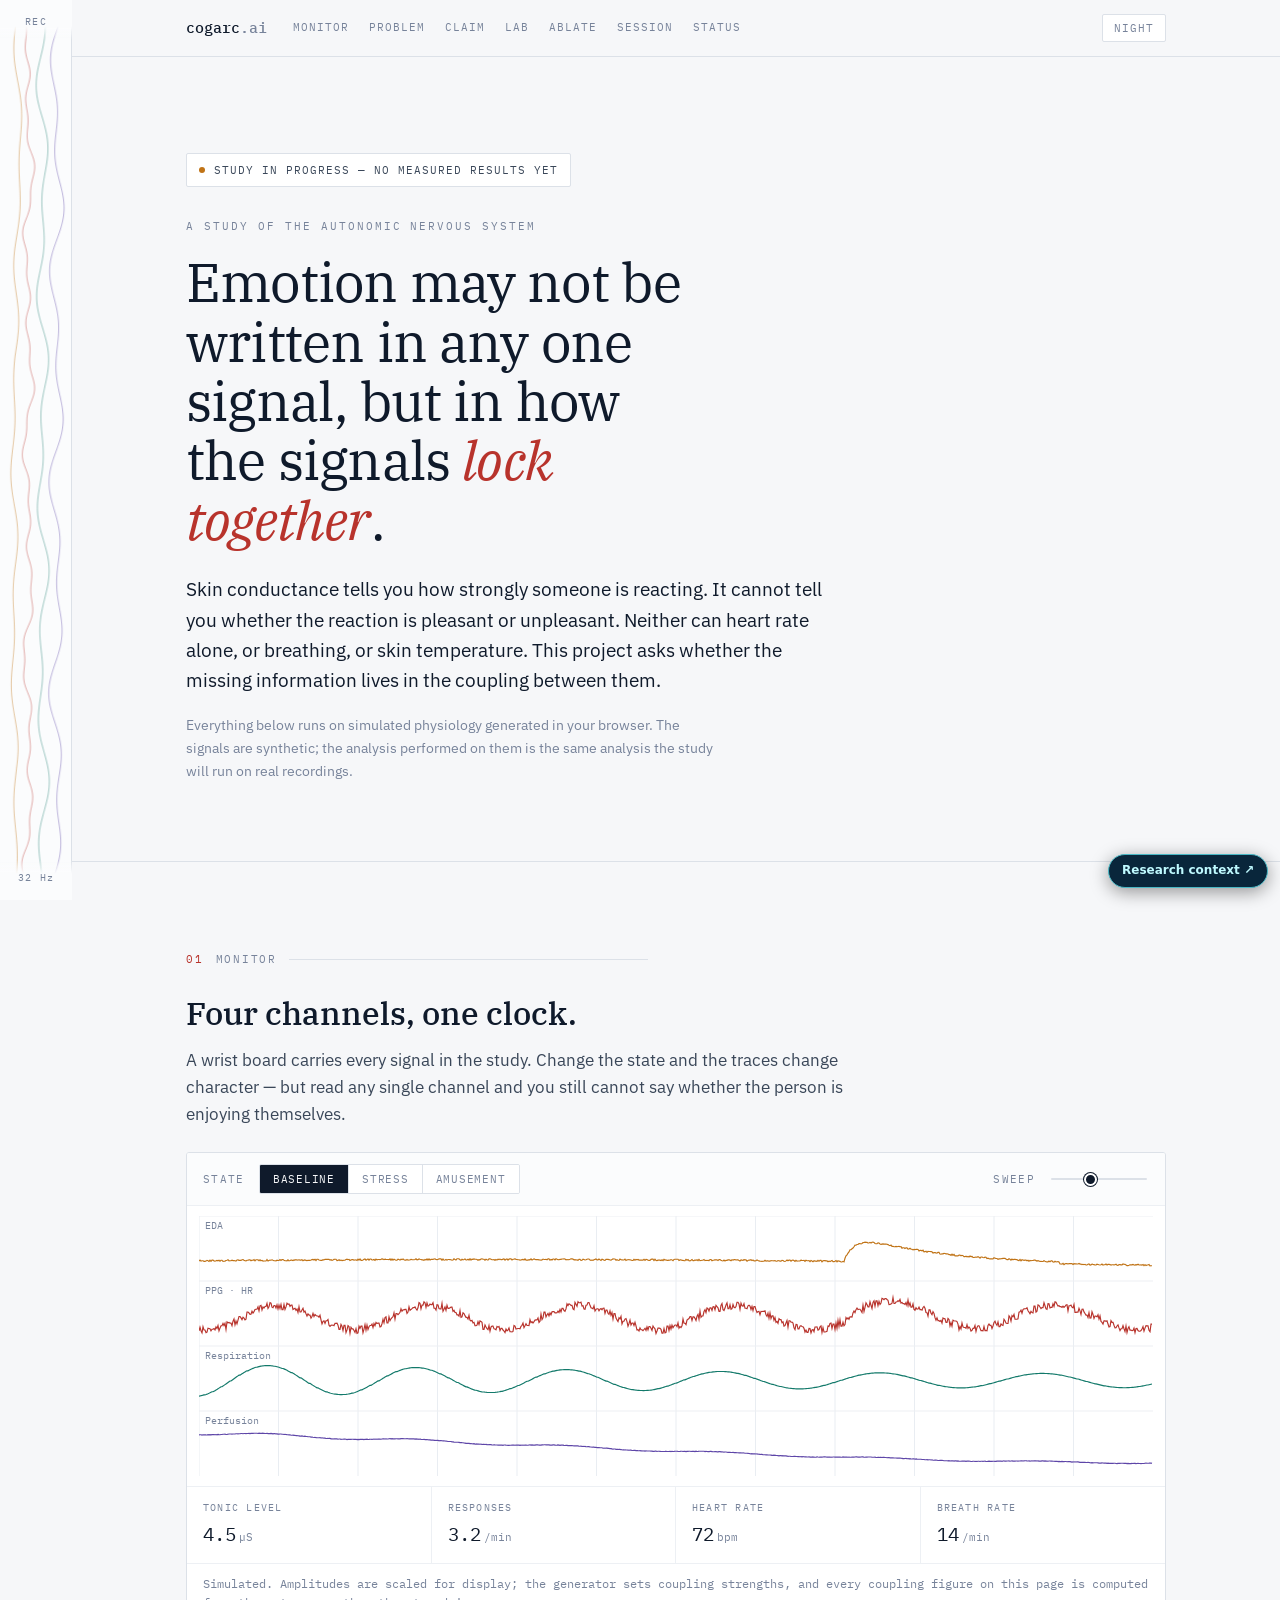
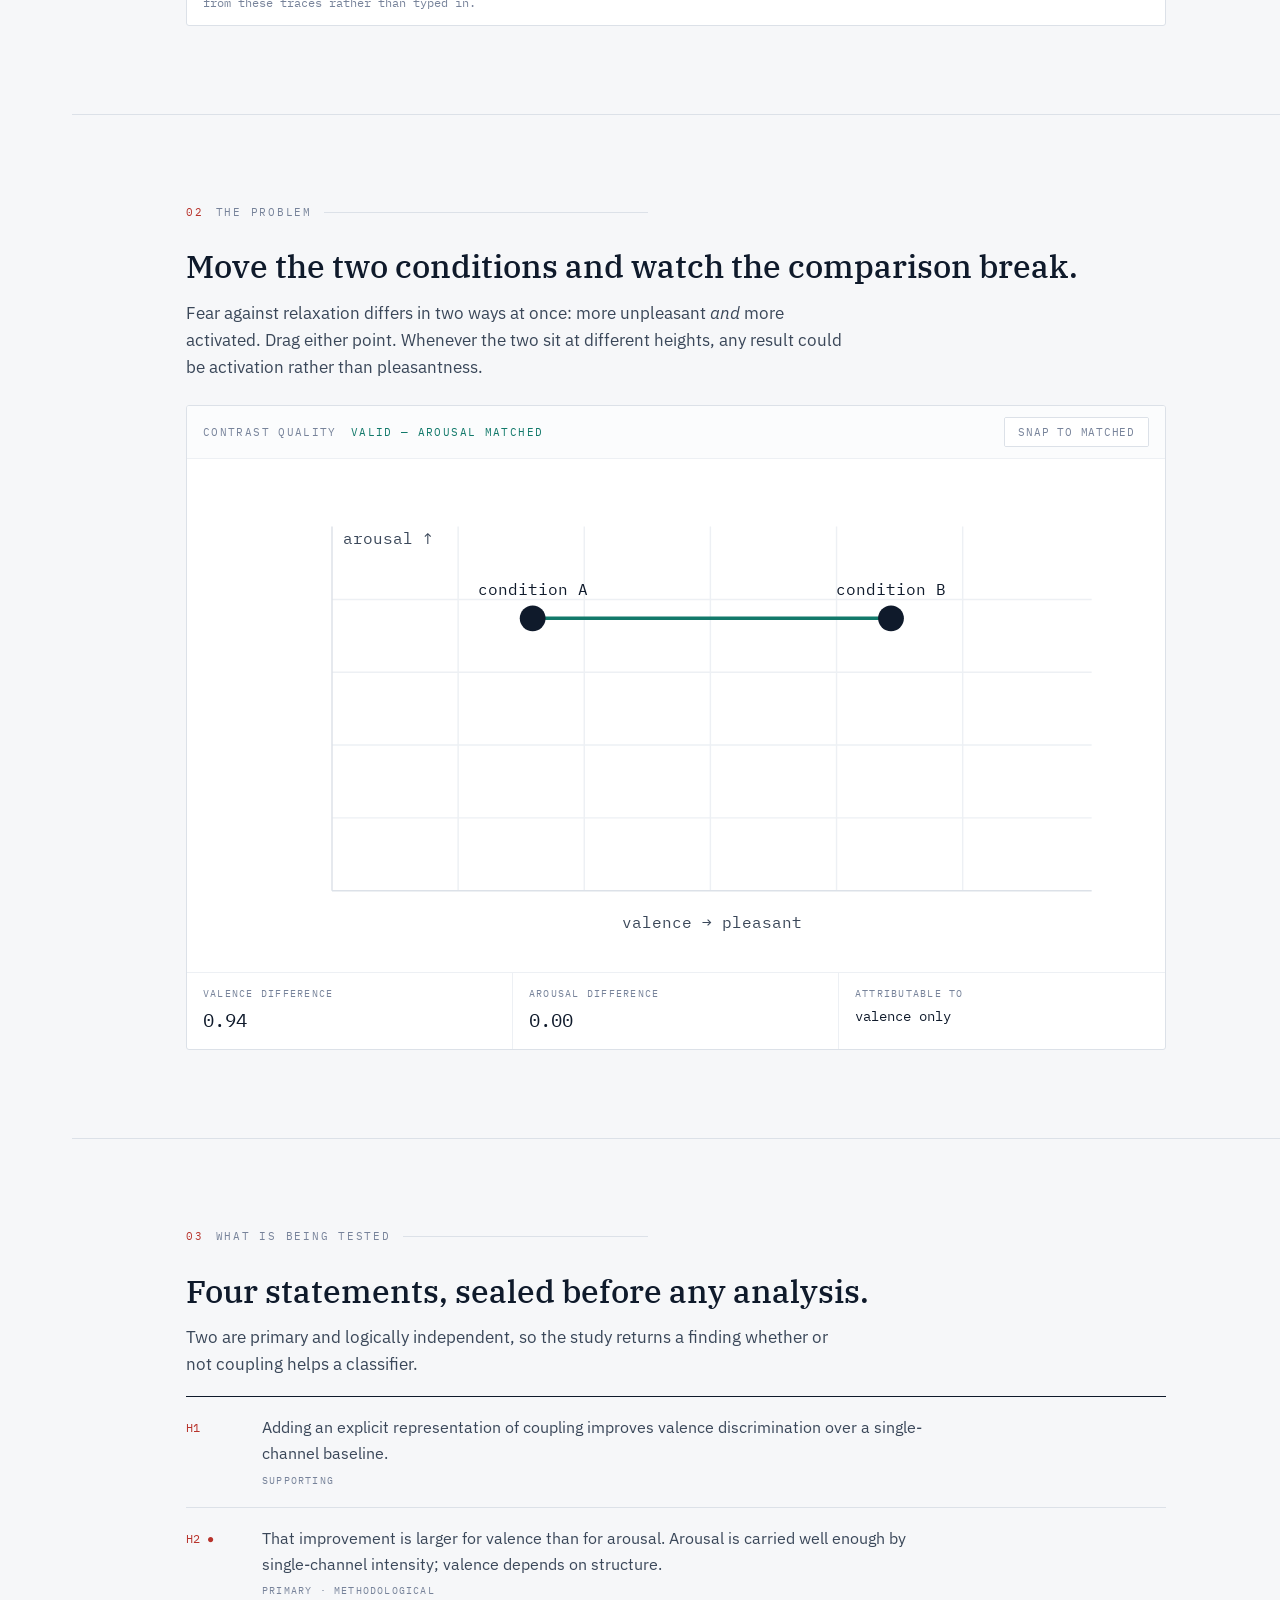
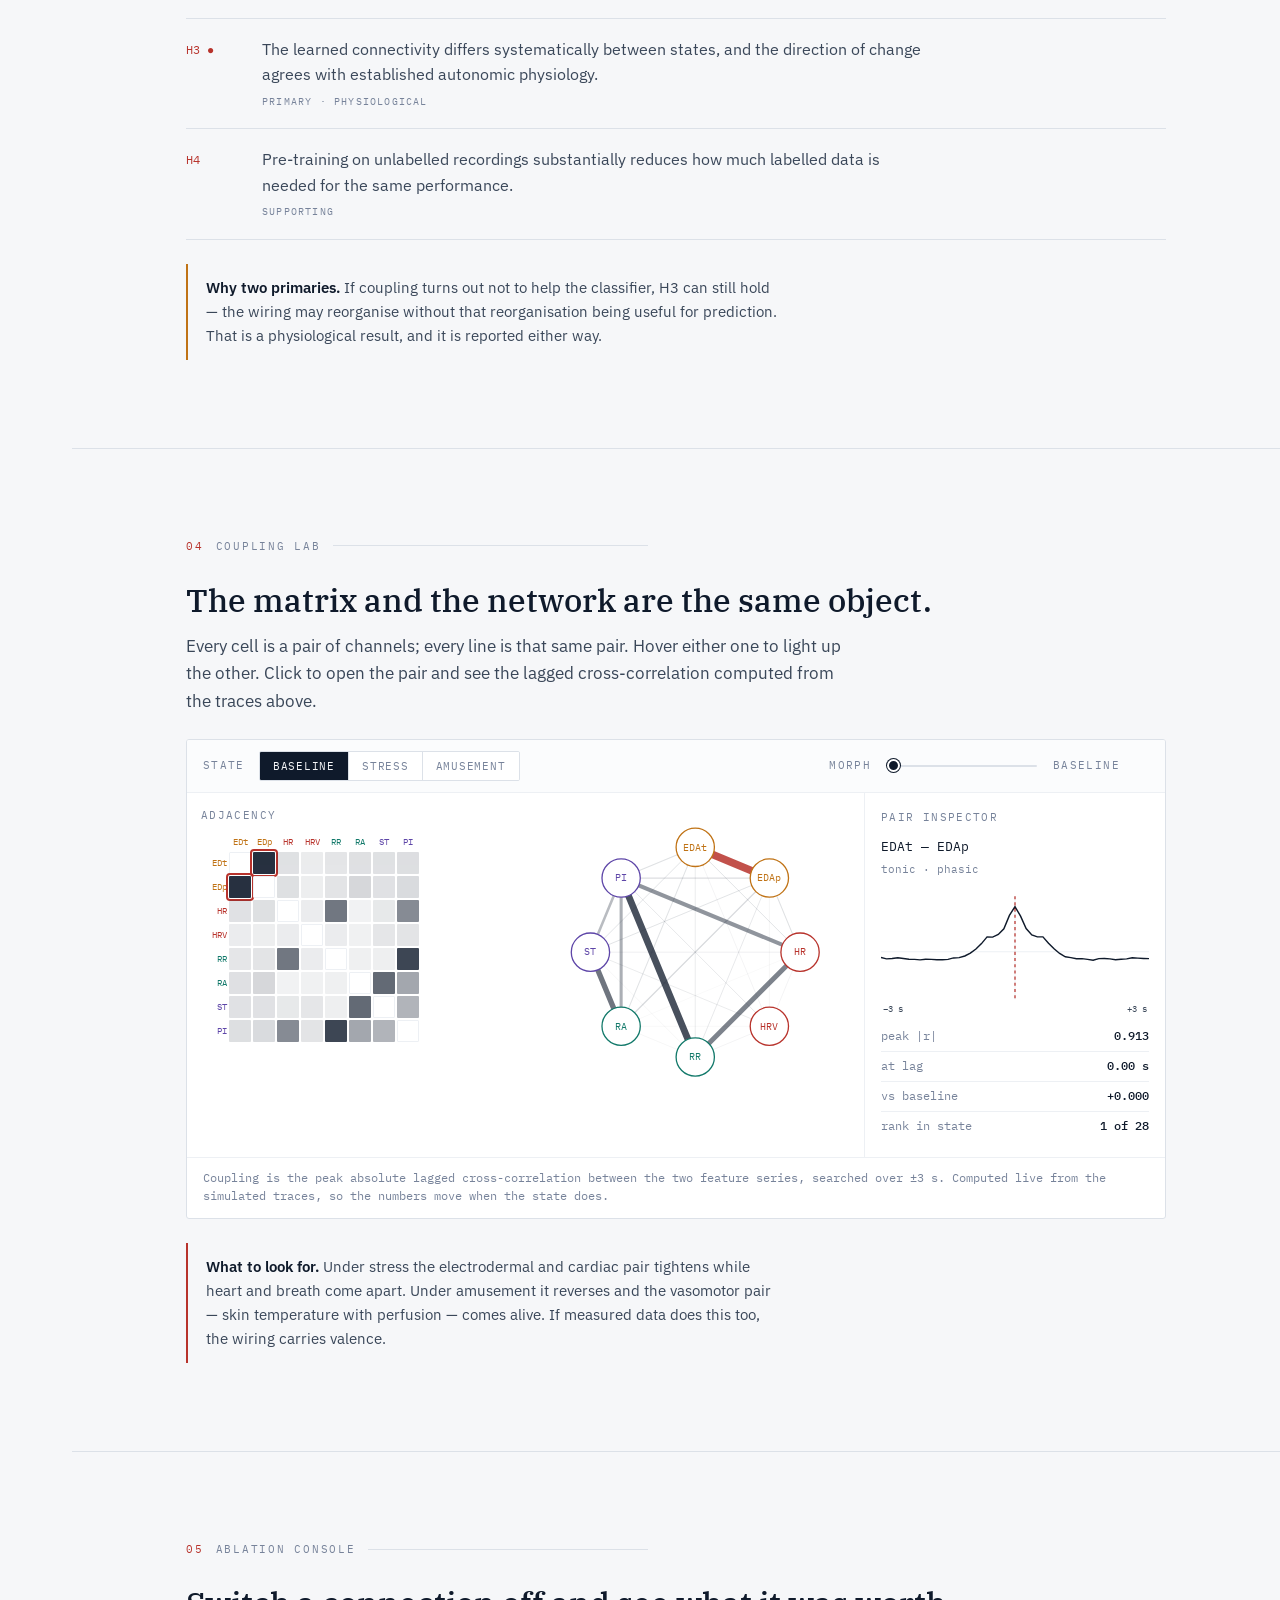
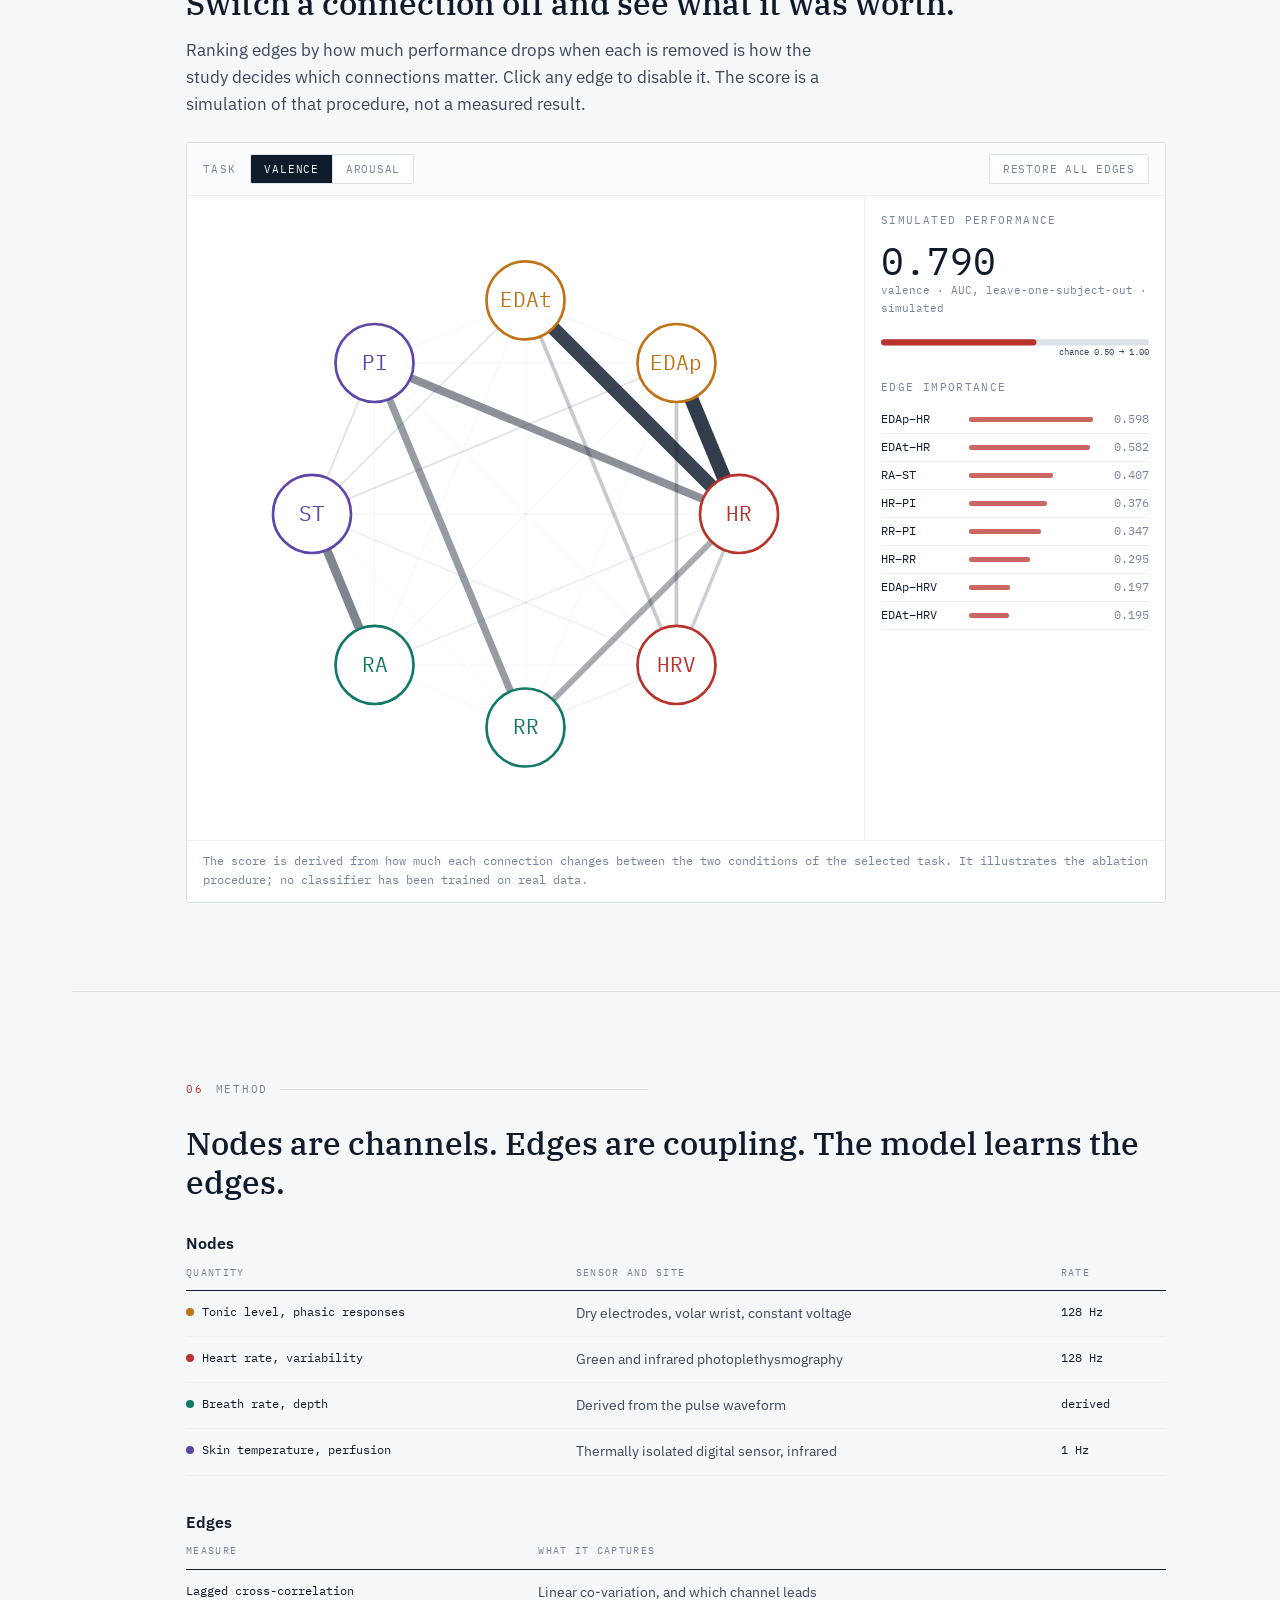
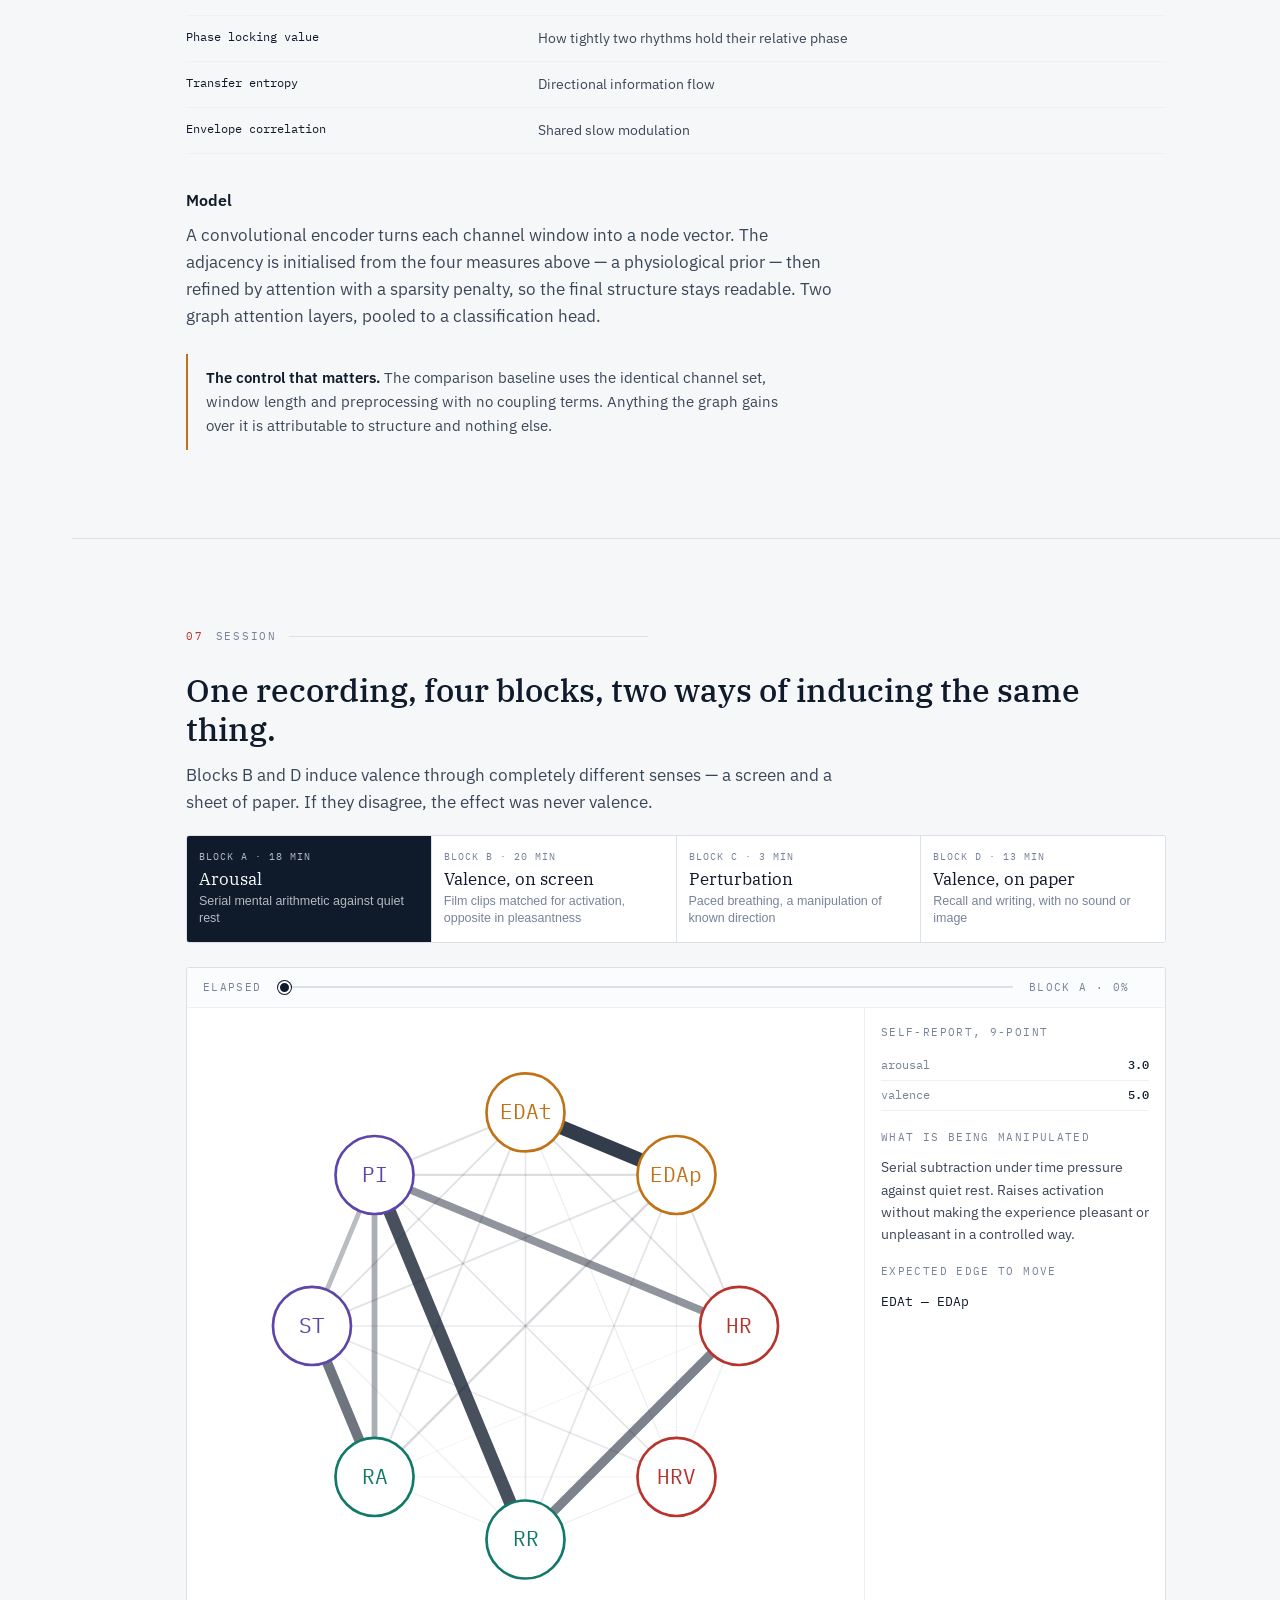
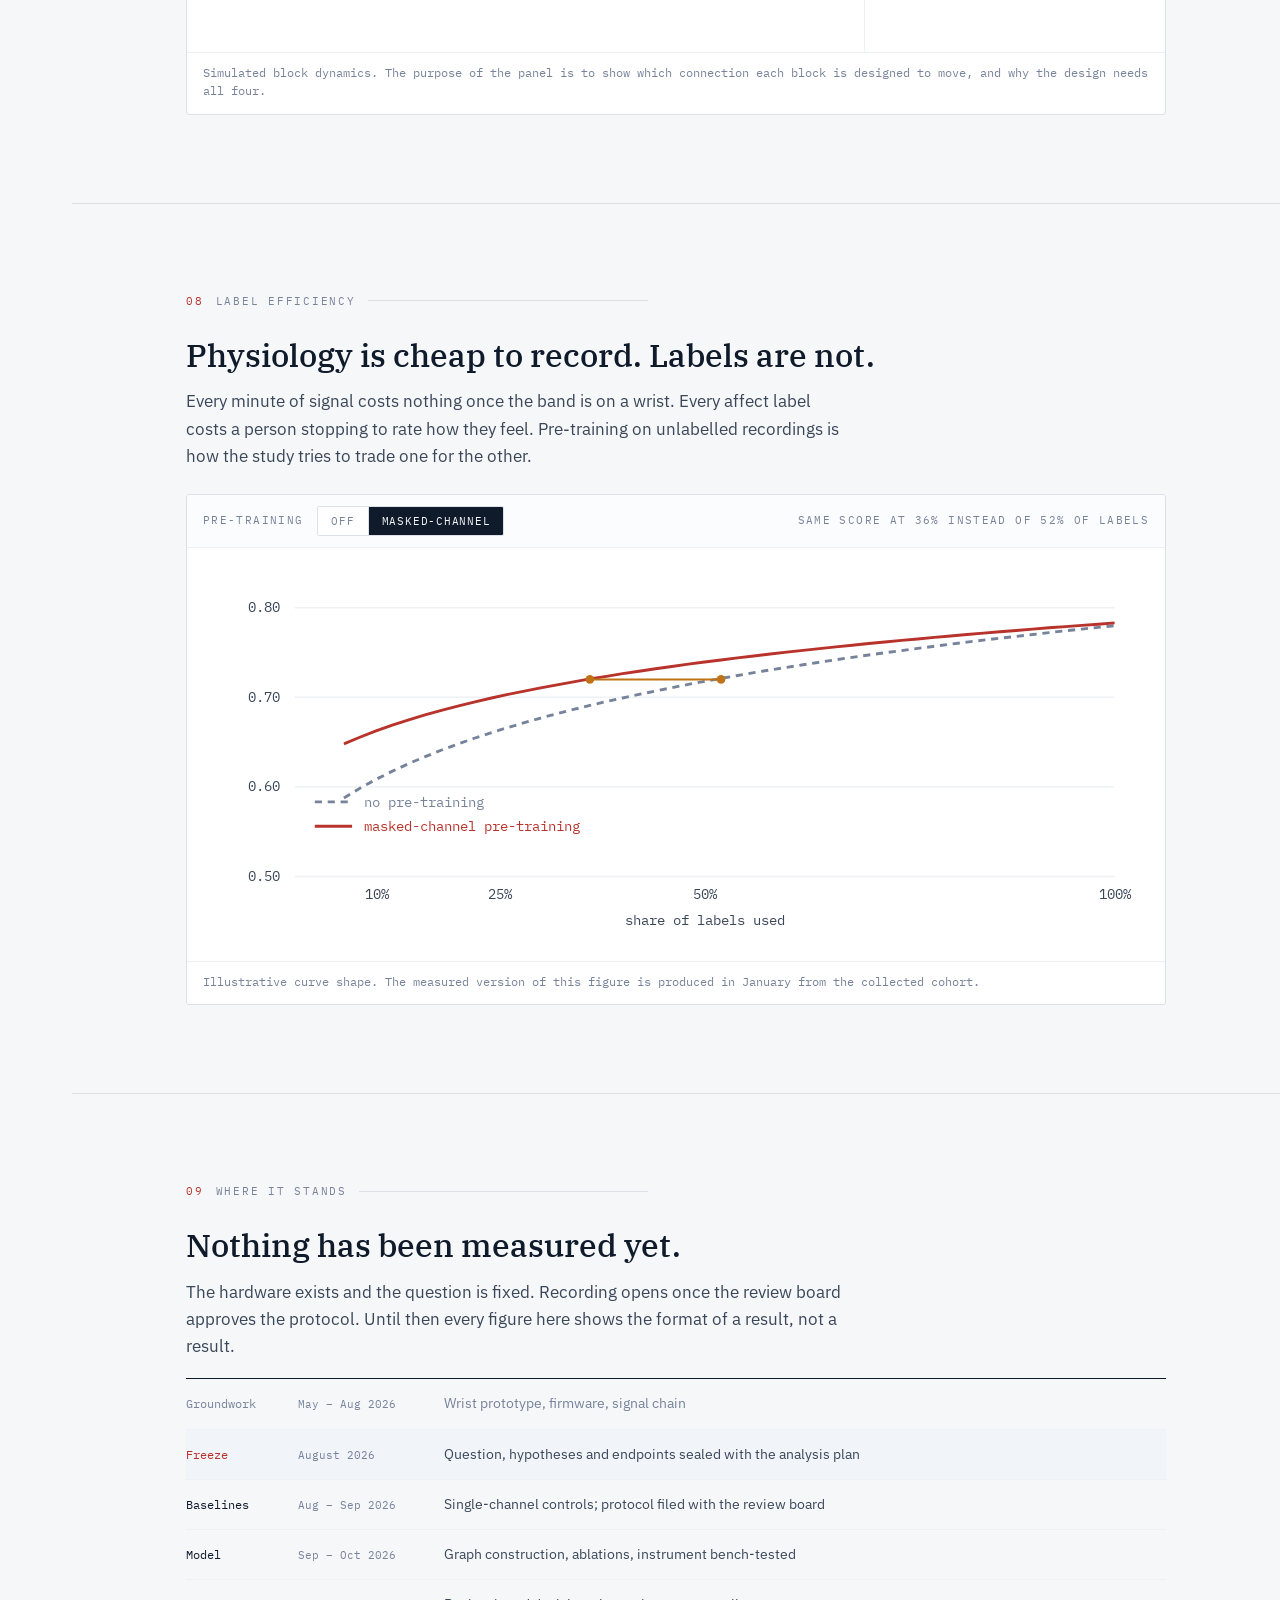
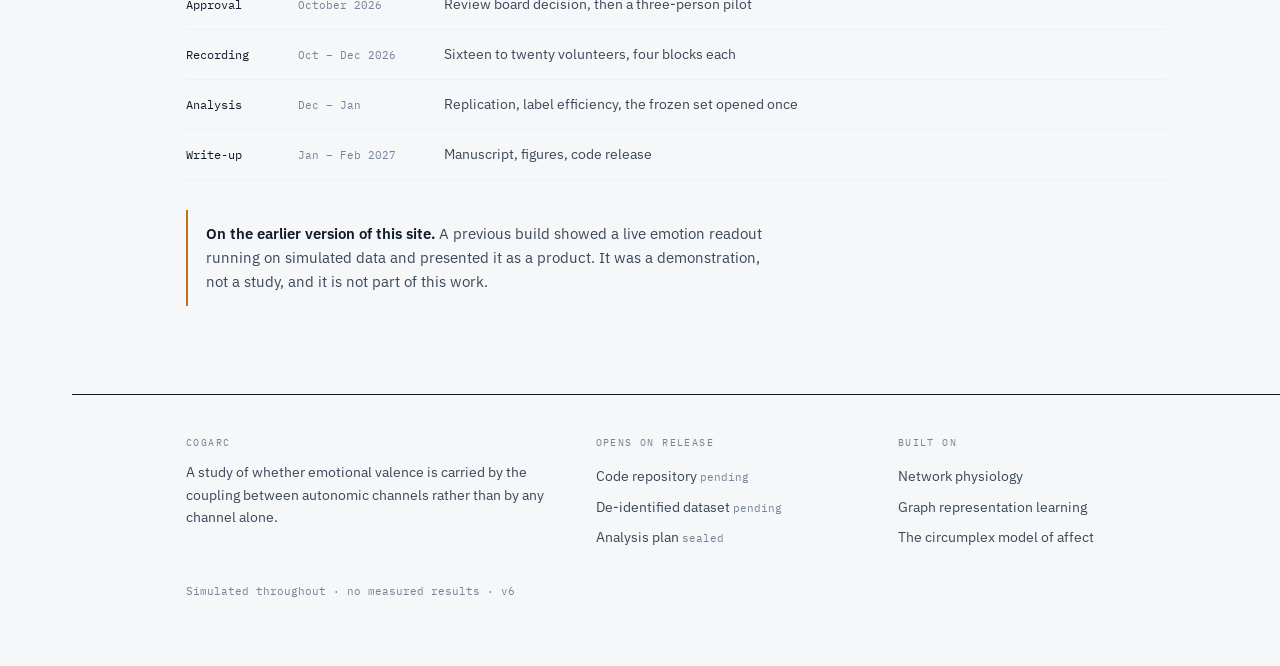
<file: cogarc/prototype/cogarc-V7.html>
<!DOCTYPE html>
<html lang="en" data-theme="light">
<head>
<meta charset="utf-8">
<meta name="viewport" content="width=device-width, initial-scale=1">
<title>cogarc — autonomic coupling console</title>
<link rel="preconnect" href="https://fonts.googleapis.com">
<link rel="preconnect" href="https://fonts.gstatic.com" crossorigin>
<link href="https://fonts.googleapis.com/css2?family=IBM+Plex+Mono:wght@400;500&family=IBM+Plex+Sans:wght@400;500;600&family=IBM+Plex+Serif:ital,wght@0,400;0,500;1,400&display=swap" rel="stylesheet">
<style>
:root{
  --paper:#F6F7F9; --panel:#FFFFFF; --panel-2:#FBFCFD;
  --ink:#0F1A2B; --ink-2:#3A4759; --ink-3:#77839A;
  --rule:#DCE1E8; --rule-2:#EDF0F4;
  --eda:#C07316; --car:#B8332C; --res:#12796A; --vas:#5E46A8;
  --grid:#E9EDF2; --shade:#F1F4F8;
  --serif:"IBM Plex Serif",Georgia,serif;
  --sans:"IBM Plex Sans",-apple-system,BlinkMacSystemFont,"Segoe UI",sans-serif;
  --mono:"IBM Plex Mono",ui-monospace,SFMono-Regular,Menlo,monospace;
  --rail:72px;
}
html[data-theme="dark"]{
  --paper:#0C1017; --panel:#131922; --panel-2:#10161E;
  --ink:#E8EDF4; --ink-2:#A9B6C7; --ink-3:#6C7B90;
  --rule:#232C39; --rule-2:#1B222C;
  --eda:#E39A3C; --car:#E4655C; --res:#3EAE99; --vas:#9384DB;
  --grid:#1A222D; --shade:#182029;
}
*{box-sizing:border-box}
html{scroll-behavior:smooth}
body{margin:0;background:var(--paper);color:var(--ink);font-family:var(--sans);
  font-size:16.5px;line-height:1.65;-webkit-font-smoothing:antialiased;
  transition:background .3s,color .3s}

/* rail */
#rail{position:fixed;left:0;top:0;width:var(--rail);height:100vh;z-index:5;
  border-right:1px solid var(--rule);background:var(--panel-2)}
#rail canvas{display:block;width:100%;height:100%}
.railtag{position:fixed;left:0;width:var(--rail);text-align:center;z-index:6;
  font-family:var(--mono);font-size:9.5px;letter-spacing:.14em;color:var(--ink-3)}
#railcap{top:0;padding:14px 0 10px;background:linear-gradient(180deg,var(--panel-2) 65%,transparent)}
#railfoot{bottom:0;padding:10px 0 14px;background:linear-gradient(0deg,var(--panel-2) 65%,transparent)}

.wrap{margin-left:var(--rail)}
.inner{max-width:1060px;margin:0 auto;padding:0 40px}

nav{position:sticky;top:0;z-index:4;background:var(--paper);
  border-bottom:1px solid var(--rule)}
nav .inner{display:flex;align-items:center;gap:26px;height:56px}
.mark{font-family:var(--mono);font-weight:500;font-size:15px}
.mark i{font-style:normal;color:var(--ink-3)}
.navlinks{display:flex;gap:20px}
nav a{font-family:var(--mono);font-size:11px;letter-spacing:.09em;text-transform:uppercase;
  color:var(--ink-3);text-decoration:none;border-bottom:1px solid transparent;padding:3px 0}
nav a:hover,nav a:focus-visible{color:var(--ink);border-bottom-color:var(--ink)}
.sp{flex:1}
#theme{appearance:none;border:1px solid var(--rule);background:var(--panel);color:var(--ink-3);
  font-family:var(--mono);font-size:10.5px;letter-spacing:.09em;text-transform:uppercase;
  padding:6px 11px;border-radius:2px;cursor:pointer}
#theme:hover{color:var(--ink);border-color:var(--ink-3)}

.eyebrow{font-family:var(--mono);font-size:11px;letter-spacing:.18em;text-transform:uppercase;
  color:var(--ink-3);margin:0 0 18px}
h1{font-family:var(--serif);font-weight:400;font-size:clamp(32px,4.8vw,54px);line-height:1.1;
  letter-spacing:-.015em;margin:0 0 24px;max-width:16ch}
h1 em{font-style:italic;color:var(--car)}
h2{font-family:var(--serif);font-weight:500;font-size:clamp(24px,3vw,32px);line-height:1.2;
  margin:0 0 14px}
h3{font-family:var(--sans);font-weight:600;font-size:15.5px;margin:0 0 8px}
p{margin:0 0 18px;color:var(--ink-2);max-width:66ch}
.lede{font-size:19px;line-height:1.6;color:var(--ink);max-width:60ch}
.sub{font-size:14px;color:var(--ink-3)}

section{padding:88px 0;border-top:1px solid var(--rule)}
#hero{border-top:none;padding:96px 0 60px}
.secmark{font-family:var(--mono);font-size:11px;letter-spacing:.16em;color:var(--ink-3);
  text-transform:uppercase;display:flex;align-items:center;gap:12px;margin-bottom:26px}
.secmark b{color:var(--car);font-weight:400}
.secmark::after{content:"";flex:1;height:1px;background:var(--rule)}

.status{display:inline-flex;align-items:center;gap:9px;font-family:var(--mono);font-size:11px;
  letter-spacing:.09em;text-transform:uppercase;color:var(--ink-2);background:var(--panel);
  border:1px solid var(--rule);border-radius:2px;padding:7px 12px;margin-bottom:30px}
.dot{width:6px;height:6px;border-radius:50%;background:var(--eda);animation:pulse 2.6s infinite}
@keyframes pulse{0%,100%{box-shadow:0 0 0 0 rgba(192,115,22,.35)}50%{box-shadow:0 0 0 5px rgba(192,115,22,0)}}

/* panel */
.panel{background:var(--panel);border:1px solid var(--rule);border-radius:3px;overflow:hidden;
  margin-top:24px}
.pbar{display:flex;align-items:center;gap:14px;flex-wrap:wrap;padding:11px 16px;
  border-bottom:1px solid var(--rule-2);background:var(--panel-2)}
.plabel{font-family:var(--mono);font-size:10.5px;letter-spacing:.13em;text-transform:uppercase;color:var(--ink-3)}
.pbody{padding:16px}
.pcap{padding:11px 16px 13px;border-top:1px solid var(--rule-2);font-family:var(--mono);
  font-size:11.5px;line-height:1.6;color:var(--ink-3)}

.seg{display:flex;border:1px solid var(--rule);border-radius:2px;overflow:hidden}
.seg button{appearance:none;border:0;background:var(--panel);cursor:pointer;font-family:var(--mono);
  font-size:11px;letter-spacing:.07em;text-transform:uppercase;color:var(--ink-3);padding:7px 13px;
  border-right:1px solid var(--rule);transition:.15s}
.seg button:last-child{border-right:0}
.seg button:hover{color:var(--ink);background:var(--shade)}
.seg button[aria-pressed="true"]{background:var(--ink);color:var(--paper)}
.seg button:focus-visible{outline:2px solid var(--car);outline-offset:-2px}

input[type=range]{appearance:none;height:2px;background:var(--rule);border-radius:2px;cursor:pointer}
input[type=range]::-webkit-slider-thumb{appearance:none;width:13px;height:13px;border-radius:50%;
  background:var(--ink);border:2px solid var(--panel);box-shadow:0 0 0 1px var(--ink)}
input[type=range]::-moz-range-thumb{width:13px;height:13px;border-radius:50%;background:var(--ink);
  border:2px solid var(--panel)}
input[type=range]:focus-visible{outline:2px solid var(--car);outline-offset:4px}

.readouts{display:grid;grid-template-columns:repeat(4,1fr);gap:0;border-top:1px solid var(--rule-2)}
.ro{padding:13px 16px;border-right:1px solid var(--rule-2)}
.ro:last-child{border-right:0}
.ro .k{font-family:var(--mono);font-size:9.5px;letter-spacing:.13em;text-transform:uppercase;color:var(--ink-3)}
.ro .v{font-family:var(--mono);font-size:19px;color:var(--ink);margin-top:3px;font-variant-numeric:tabular-nums}
.ro .u{font-size:11px;color:var(--ink-3);margin-left:3px}

svg text{font-family:var(--mono);fill:var(--ink-2)}
svg .edge{cursor:pointer}
svg .edge.mute{stroke-dasharray:2 4}

.labgrid{display:grid;grid-template-columns:minmax(0,1fr) 300px;gap:0}
.labgrid>div:first-child{border-right:1px solid var(--rule-2)}
.labsplit{display:grid;grid-template-columns:1fr 1fr;gap:0}
.side{padding:16px}
.side h4{margin:0 0 10px;font-family:var(--mono);font-size:10.5px;letter-spacing:.13em;
  text-transform:uppercase;color:var(--ink-3);font-weight:400}
.pairline{font-family:var(--mono);font-size:13px;color:var(--ink);margin-bottom:2px}
.pairsub{font-family:var(--mono);font-size:11px;color:var(--ink-3);margin-bottom:12px}
.kv{display:flex;justify-content:space-between;font-family:var(--mono);font-size:11.5px;
  padding:5px 0;border-bottom:1px solid var(--rule-2);color:var(--ink-3)}
.kv b{color:var(--ink);font-weight:500;font-variant-numeric:tabular-nums}

.mx{display:grid;gap:2px}
.cellbtn{border:0;padding:0;cursor:pointer;border-radius:1px;transition:outline .12s}
.cellbtn:focus-visible{outline:2px solid var(--car);outline-offset:1px}
.mxlab{font-family:var(--mono);font-size:9px;color:var(--ink-3);display:grid;place-items:center}

.gauge{font-family:var(--mono);font-variant-numeric:tabular-nums}
.rank{font-family:var(--mono);font-size:11.5px}
.rank .row{display:grid;grid-template-columns:78px 1fr 46px;gap:10px;align-items:center;padding:4px 0;
  border-bottom:1px solid var(--rule-2);cursor:pointer}
.rank .row:hover{background:var(--shade)}
.rank .bar{height:5px;background:var(--car);border-radius:2px;opacity:.75}
.rank .row.off{opacity:.35}
.rank .v{text-align:right;color:var(--ink-3)}

table{width:100%;border-collapse:collapse;margin:4px 0}
th{font-family:var(--mono);font-size:10px;letter-spacing:.13em;text-transform:uppercase;color:var(--ink-3);
  text-align:left;font-weight:400;padding:0 14px 9px 0;border-bottom:1px solid var(--ink)}
td{padding:11px 14px 11px 0;border-bottom:1px solid var(--rule-2);font-size:14px;color:var(--ink-2);vertical-align:top}
td.k{font-family:var(--mono);font-size:12px;color:var(--ink);white-space:nowrap}
td .ch{display:inline-block;width:8px;height:8px;border-radius:50%;margin-right:8px}

.blocks{display:flex;border:1px solid var(--rule);border-radius:3px;overflow:hidden}
.blocks button{flex:1;appearance:none;border:0;border-right:1px solid var(--rule);background:var(--panel);
  padding:14px 12px;text-align:left;cursor:pointer;transition:.15s;color:inherit}
.blocks button:last-child{border-right:0}
.blocks button:hover{background:var(--shade)}
.blocks button[aria-pressed="true"]{background:var(--ink);color:var(--paper)}
.blocks button[aria-pressed="true"] .t,.blocks button[aria-pressed="true"] .d{color:var(--paper);opacity:.72}
.blocks .t{font-family:var(--mono);font-size:10px;letter-spacing:.1em;text-transform:uppercase;color:var(--ink-3)}
.blocks .n{font-family:var(--serif);font-size:17px;margin:5px 0 3px}
.blocks .d{font-size:12.5px;color:var(--ink-3);line-height:1.4}

.claims{border-top:1px solid var(--ink);margin-top:6px}
.claim{display:grid;grid-template-columns:58px 1fr;gap:18px;padding:18px 0;border-bottom:1px solid var(--rule)}
.claim .h{font-family:var(--mono);font-size:12px;color:var(--car);padding-top:3px}
.claim p{margin:0;font-size:15.5px}
.claim .tag{font-family:var(--mono);font-size:10px;letter-spacing:.12em;text-transform:uppercase;
  color:var(--ink-3);display:block;margin-top:6px}

.tl{border-top:1px solid var(--ink);margin-top:6px}
.tl .row{display:grid;grid-template-columns:96px 130px 1fr;gap:16px;padding:13px 0;
  border-bottom:1px solid var(--rule-2);align-items:baseline}
.tl .p{font-family:var(--mono);font-size:12px;color:var(--ink)}
.tl .w{font-family:var(--mono);font-size:11px;color:var(--ink-3)}
.tl .t{font-size:14px;color:var(--ink-2)}
.tl .row.done .p,.tl .row.done .t{color:var(--ink-3)}
.tl .row.here{background:var(--shade)}
.tl .row.here .p{color:var(--car)}

.note{border-left:2px solid var(--eda);padding:12px 0 12px 18px;margin:24px 0 0;font-size:14.5px;
  color:var(--ink-2);max-width:66ch}
.note b{color:var(--ink);font-weight:600}

footer{border-top:1px solid var(--ink);padding:40px 0 66px}
.fgrid{display:grid;grid-template-columns:1.4fr 1fr 1fr;gap:34px}
footer .lbl{font-family:var(--mono);font-size:10px;letter-spacing:.14em;text-transform:uppercase;
  color:var(--ink-3);margin-bottom:10px}
footer li{list-style:none;font-size:13.5px;color:var(--ink-2);padding:4px 0}
footer ul{margin:0;padding:0}
.pending{color:var(--ink-3);font-family:var(--mono);font-size:10.5px}

@media (max-width:960px){
  :root{--rail:0px}
  #rail,.railtag{display:none}
  .inner{padding:0 20px}
  .navlinks{display:none}
  .labgrid{grid-template-columns:1fr}
  .labgrid>div:first-child{border-right:0;border-bottom:1px solid var(--rule-2)}
  .labsplit{grid-template-columns:1fr}
  #mxwrap{justify-content:center}
  .readouts{grid-template-columns:repeat(2,1fr)}
  .ro{border-bottom:1px solid var(--rule-2)}
  .blocks{flex-direction:column}
  .blocks button{border-right:0;border-bottom:1px solid var(--rule)}
  .fgrid{grid-template-columns:1fr}
  section{padding:60px 0}
  .tl .row{grid-template-columns:1fr;gap:2px}
}
@media (prefers-reduced-motion:reduce){*{animation:none!important;transition-duration:.01ms!important}html{scroll-behavior:auto}}
</style>
<meta name="description" content="CogArc research prototype with simulated physiological signals and interactive coupling visualizations.">
<style id="accessibility-enhancements">
:focus-visible{outline:3px solid #24bfd3!important;outline-offset:3px!important}
@media(prefers-reduced-motion:reduce){html{scroll-behavior:auto!important}*,*::before,*::after{animation-duration:.01ms!important;animation-iteration-count:1!important;transition-duration:.01ms!important}}
</style>
<style id="research-context-link">.research-context-link{position:fixed;right:12px;bottom:12px;z-index:99999;display:inline-flex;align-items:center;gap:6px;padding:8px 13px;border-radius:99px;background:#09263b;color:#bffaff!important;border:1px solid #49b7c4;text-decoration:none;font:600 12px/1.3 system-ui,sans-serif;box-shadow:0 4px 18px #0006}.research-context-link:hover{background:#14445c}.research-context-link:focus-visible{outline:3px solid #ffce81;outline-offset:3px}@media(max-width:520px){.research-context-link{font-size:11px;padding:7px 10px}}@media print{.research-context-link{display:none}}</style>
</head>
<body>

<div id="rail" aria-hidden="true"><canvas id="railc"></canvas></div>
<div class="railtag" id="railcap" aria-hidden="true">REC</div>
<div class="railtag" id="railfoot" aria-hidden="true">32 Hz</div>

<div class="wrap">
<nav><div class="inner">
  <span class="mark">cogarc<i>.ai</i></span>
  <div class="navlinks">
    <a href="#monitor">Monitor</a><a href="#problem">Problem</a><a href="#claim">Claim</a>
    <a href="#lab">Lab</a><a href="#ablate">Ablate</a><a href="#session">Session</a><a href="#status">Status</a>
  </div>
  <span class="sp"></span>
  <button id="theme" aria-label="Switch colour scheme">Night</button>
</div></nav>

<!-- ============ HERO ============ -->
<section id="hero"><div class="inner">
  <div class="status"><span class="dot"></span>Study in progress — no measured results yet</div>
  <p class="eyebrow">A study of the autonomic nervous system</p>
  <h1>Emotion may not be written in any one signal, but in how the signals <em>lock together</em>.</h1>
  <p class="lede">Skin conductance tells you how strongly someone is reacting. It cannot tell you whether the reaction is pleasant or unpleasant. Neither can heart rate alone, or breathing, or skin temperature. This project asks whether the missing information lives in the coupling between them.</p>
  <p class="sub">Everything below runs on simulated physiology generated in your browser. The signals are synthetic; the analysis performed on them is the same analysis the study will run on real recordings.</p>
</div></section>

<!-- ============ MONITOR ============ -->
<section id="monitor"><div class="inner">
  <p class="secmark"><b>01</b> Monitor</p>
  <h2>Four channels, one clock.</h2>
  <p>A wrist board carries every signal in the study. Change the state and the traces change character — but read any single channel and you still cannot say whether the person is enjoying themselves.</p>

  <div class="panel">
    <div class="pbar">
      <span class="plabel">State</span>
      <div class="seg" role="group" aria-label="Physiological state">
        <button class="st" data-st="0" aria-pressed="true">Baseline</button>
        <button class="st" data-st="1" aria-pressed="false">Stress</button>
        <button class="st" data-st="2" aria-pressed="false">Amusement</button>
      </div>
      <span class="sp"></span>
      <span class="plabel">Sweep</span>
      <input id="speed" type="range" min="1" max="6" value="3" style="width:96px" aria-label="Sweep speed">
    </div>
    <div class="pbody" style="padding:10px 12px">
      <canvas id="scope" height="260" style="width:100%;height:260px;display:block"></canvas>
    </div>
    <div class="readouts">
      <div class="ro"><div class="k">Tonic level</div><div class="v" id="mSCL">—<span class="u">µS</span></div></div>
      <div class="ro"><div class="k">Responses</div><div class="v" id="mSCR">—<span class="u">/min</span></div></div>
      <div class="ro"><div class="k">Heart rate</div><div class="v" id="mHR">—<span class="u">bpm</span></div></div>
      <div class="ro"><div class="k">Breath rate</div><div class="v" id="mRR">—<span class="u">/min</span></div></div>
    </div>
    <div class="pcap">Simulated. Amplitudes are scaled for display; the generator sets coupling strengths, and every coupling figure on this page is computed from these traces rather than typed in.</div>
  </div>
</div></section>

<!-- ============ PROBLEM ============ -->
<section id="problem"><div class="inner">
  <p class="secmark"><b>02</b> The problem</p>
  <h2>Move the two conditions and watch the comparison break.</h2>
  <p>Fear against relaxation differs in two ways at once: more unpleasant <em>and</em> more activated. Drag either point. Whenever the two sit at different heights, any result could be activation rather than pleasantness.</p>

  <div class="panel">
    <div class="pbar">
      <span class="plabel">Contrast quality</span>
      <span class="plabel" id="qLab" style="color:var(--res)">valid — arousal matched</span>
      <span class="sp"></span>
      <div class="seg"><button id="snap">Snap to matched</button></div>
    </div>
    <div class="pbody">
      <svg id="aff" viewBox="0 0 660 330" width="100%" role="img" aria-label="Draggable affect space">
        <g id="affgrid"></g>
        <line x1="90" y1="290" x2="620" y2="290" stroke="var(--rule)"/>
        <line x1="90" y1="36" x2="90" y2="290" stroke="var(--rule)"/>
        <text x="355" y="316" text-anchor="middle" style="font-size:11px">valence  →  pleasant</text>
        <text x="98" y="48" style="font-size:11px">arousal ↑</text>
        <line id="conn" stroke="var(--car)" stroke-width="2.4"/>
        <g id="pA" style="cursor:grab"><circle r="9" fill="var(--ink)"/><text y="-16" text-anchor="middle" style="font-size:11.5px;fill:var(--ink)">condition A</text></g>
        <g id="pB" style="cursor:grab"><circle r="9" fill="var(--ink)"/><text y="-16" text-anchor="middle" style="font-size:11.5px;fill:var(--ink)">condition B</text></g>
      </svg>
    </div>
    <div class="readouts" style="grid-template-columns:repeat(3,1fr)">
      <div class="ro"><div class="k">Valence difference</div><div class="v" id="dV">—</div></div>
      <div class="ro"><div class="k">Arousal difference</div><div class="v" id="dA">—</div></div>
      <div class="ro"><div class="k">Attributable to</div><div class="v" id="dAttr" style="font-size:14px">—</div></div>
    </div>
  </div>
</div></section>

<!-- ============ CLAIM ============ -->
<section id="claim"><div class="inner">
  <p class="secmark"><b>03</b> What is being tested</p>
  <h2>Four statements, sealed before any analysis.</h2>
  <p>Two are primary and logically independent, so the study returns a finding whether or not coupling helps a classifier.</p>
  <div class="claims">
    <div class="claim"><div class="h">H1</div><div><p>Adding an explicit representation of coupling improves valence discrimination over a single-channel baseline.</p><span class="tag">Supporting</span></div></div>
    <div class="claim"><div class="h">H2 ●</div><div><p>That improvement is larger for valence than for arousal. Arousal is carried well enough by single-channel intensity; valence depends on structure.</p><span class="tag">Primary · methodological</span></div></div>
    <div class="claim"><div class="h">H3 ●</div><div><p>The learned connectivity differs systematically between states, and the direction of change agrees with established autonomic physiology.</p><span class="tag">Primary · physiological</span></div></div>
    <div class="claim"><div class="h">H4</div><div><p>Pre-training on unlabelled recordings substantially reduces how much labelled data is needed for the same performance.</p><span class="tag">Supporting</span></div></div>
  </div>
  <div class="note"><b>Why two primaries.</b> If coupling turns out not to help the classifier, H3 can still hold — the wiring may reorganise without that reorganisation being useful for prediction. That is a physiological result, and it is reported either way.</div>
</div></section>

<!-- ============ LAB ============ -->
<section id="lab"><div class="inner">
  <p class="secmark"><b>04</b> Coupling lab</p>
  <h2>The matrix and the network are the same object.</h2>
  <p>Every cell is a pair of channels; every line is that same pair. Hover either one to light up the other. Click to open the pair and see the lagged cross-correlation computed from the traces above.</p>

  <div class="panel">
    <div class="pbar">
      <span class="plabel">State</span>
      <div class="seg" role="group" aria-label="Lab state">
        <button class="lst" data-st="0" aria-pressed="true">Baseline</button>
        <button class="lst" data-st="1" aria-pressed="false">Stress</button>
        <button class="lst" data-st="2" aria-pressed="false">Amusement</button>
      </div>
      <span class="sp"></span>
      <span class="plabel">Morph</span>
      <input id="morph" type="range" min="0" max="200" value="0" style="width:150px" aria-label="Morph between states">
      <span class="plabel" id="morphLab" style="width:96px">baseline</span>
    </div>
    <div class="labgrid">
      <div>
        <div class="labsplit">
          <div style="padding:14px 8px 14px 14px">
            <h4 style="margin:0 0 10px;font-family:var(--mono);font-size:10.5px;letter-spacing:.13em;text-transform:uppercase;color:var(--ink-3);font-weight:400">Adjacency</h4>
            <div id="mxwrap"></div>
          </div>
          <div style="padding:8px">
            <svg id="net" viewBox="0 0 320 300" width="100%" role="img" aria-label="Coupling network"><g id="nEdges"></g><g id="nNodes"></g></svg>
          </div>
        </div>
      </div>
      <div class="side">
        <h4>Pair inspector</h4>
        <div class="pairline" id="pairName">select a pair</div>
        <div class="pairsub" id="pairKind">—</div>
        <svg id="xcorr" viewBox="0 0 260 120" width="100%" role="img" aria-label="Lagged cross-correlation"></svg>
        <div class="kv"><span>peak |r|</span><b id="ppk">—</b></div>
        <div class="kv"><span>at lag</span><b id="plag">—</b></div>
        <div class="kv"><span>vs baseline</span><b id="pdel">—</b></div>
        <div class="kv" style="border-bottom:0"><span>rank in state</span><b id="prank">—</b></div>
      </div>
    </div>
    <div class="pcap">Coupling is the peak absolute lagged cross-correlation between the two feature series, searched over ±3 s. Computed live from the simulated traces, so the numbers move when the state does.</div>
  </div>

  <div class="note" style="border-left-color:var(--car)"><b>What to look for.</b> Under stress the electrodermal and cardiac pair tightens while heart and breath come apart. Under amusement it reverses and the vasomotor pair — skin temperature with perfusion — comes alive. If measured data does this too, the wiring carries valence.</div>
</div></section>

<!-- ============ ABLATE ============ -->
<section id="ablate"><div class="inner">
  <p class="secmark"><b>05</b> Ablation console</p>
  <h2>Switch a connection off and see what it was worth.</h2>
  <p>Ranking edges by how much performance drops when each is removed is how the study decides which connections matter. Click any edge to disable it. The score is a simulation of that procedure, not a measured result.</p>

  <div class="panel">
    <div class="pbar">
      <span class="plabel">Task</span>
      <div class="seg" role="group" aria-label="Task">
        <button class="tsk" data-t="val" aria-pressed="true">Valence</button>
        <button class="tsk" data-t="aro" aria-pressed="false">Arousal</button>
      </div>
      <span class="sp"></span>
      <div class="seg"><button id="ablReset">Restore all edges</button></div>
    </div>
    <div class="labgrid">
      <div style="padding:10px">
        <svg id="abl" viewBox="0 0 320 300" width="100%" role="img" aria-label="Ablation network"><g id="aEdges"></g><g id="aNodes"></g></svg>
      </div>
      <div class="side">
        <h4>Simulated performance</h4>
        <div class="gauge" style="font-size:38px;line-height:1.1;color:var(--ink)" id="aucVal">—</div>
        <div class="pairsub" id="aucSub">AUC, leave-one-subject-out</div>
        <svg id="aucbar" viewBox="0 0 260 26" width="100%" style="margin-bottom:14px"></svg>
        <h4>Edge importance</h4>
        <div class="rank" id="rankList"></div>
      </div>
    </div>
    <div class="pcap">The score is derived from how much each connection changes between the two conditions of the selected task. It illustrates the ablation procedure; no classifier has been trained on real data.</div>
  </div>
</div></section>

<!-- ============ METHOD ============ -->
<section id="method"><div class="inner">
  <p class="secmark"><b>06</b> Method</p>
  <h2>Nodes are channels. Edges are coupling. The model learns the edges.</h2>

  <h3 style="margin-top:30px">Nodes</h3>
  <table>
    <tr><th>Quantity</th><th>Sensor and site</th><th>Rate</th></tr>
    <tr><td class="k"><span class="ch" style="background:var(--eda)"></span>Tonic level, phasic responses</td><td>Dry electrodes, volar wrist, constant voltage</td><td class="k">128 Hz</td></tr>
    <tr><td class="k"><span class="ch" style="background:var(--car)"></span>Heart rate, variability</td><td>Green and infrared photoplethysmography</td><td class="k">128 Hz</td></tr>
    <tr><td class="k"><span class="ch" style="background:var(--res)"></span>Breath rate, depth</td><td>Derived from the pulse waveform</td><td class="k">derived</td></tr>
    <tr><td class="k"><span class="ch" style="background:var(--vas)"></span>Skin temperature, perfusion</td><td>Thermally isolated digital sensor, infrared</td><td class="k">1 Hz</td></tr>
  </table>

  <h3 style="margin-top:34px">Edges</h3>
  <table>
    <tr><th>Measure</th><th>What it captures</th></tr>
    <tr><td class="k">Lagged cross-correlation</td><td>Linear co-variation, and which channel leads</td></tr>
    <tr><td class="k">Phase locking value</td><td>How tightly two rhythms hold their relative phase</td></tr>
    <tr><td class="k">Transfer entropy</td><td>Directional information flow</td></tr>
    <tr><td class="k">Envelope correlation</td><td>Shared slow modulation</td></tr>
  </table>

  <h3 style="margin-top:34px">Model</h3>
  <p>A convolutional encoder turns each channel window into a node vector. The adjacency is initialised from the four measures above — a physiological prior — then refined by attention with a sparsity penalty, so the final structure stays readable. Two graph attention layers, pooled to a classification head.</p>
  <div class="note"><b>The control that matters.</b> The comparison baseline uses the identical channel set, window length and preprocessing with no coupling terms. Anything the graph gains over it is attributable to structure and nothing else.</div>
</div></section>

<!-- ============ SESSION ============ -->
<section id="session"><div class="inner">
  <p class="secmark"><b>07</b> Session</p>
  <h2>One recording, four blocks, two ways of inducing the same thing.</h2>
  <p>Blocks B and D induce valence through completely different senses — a screen and a sheet of paper. If they disagree, the effect was never valence.</p>

  <div class="blocks" role="group" aria-label="Session blocks">
    <button class="blk" data-b="0" aria-pressed="true"><div class="t">Block A · 18 min</div><div class="n">Arousal</div><div class="d">Serial mental arithmetic against quiet rest</div></button>
    <button class="blk" data-b="1" aria-pressed="false"><div class="t">Block B · 20 min</div><div class="n">Valence, on screen</div><div class="d">Film clips matched for activation, opposite in pleasantness</div></button>
    <button class="blk" data-b="2" aria-pressed="false"><div class="t">Block C · 3 min</div><div class="n">Perturbation</div><div class="d">Paced breathing, a manipulation of known direction</div></button>
    <button class="blk" data-b="3" aria-pressed="false"><div class="t">Block D · 13 min</div><div class="n">Valence, on paper</div><div class="d">Recall and writing, with no sound or image</div></button>
  </div>

  <div class="panel">
    <div class="pbar">
      <span class="plabel">Elapsed</span>
      <input id="scrub" type="range" min="0" max="100" value="0" style="flex:1;min-width:160px" aria-label="Scrub through the block">
      <span class="plabel" id="scrubLab" style="width:120px">block A · 0%</span>
    </div>
    <div class="labgrid">
      <div style="padding:10px">
        <svg id="ses" viewBox="0 0 320 300" width="100%" role="img" aria-label="Network during the selected block"><g id="sEdges"></g><g id="sNodes"></g></svg>
      </div>
      <div class="side">
        <h4>Self-report, 9-point</h4>
        <div class="kv"><span>arousal</span><b id="sAro">—</b></div>
        <div class="kv"><span>valence</span><b id="sVal">—</b></div>
        <h4 style="margin-top:18px">What is being manipulated</h4>
        <p id="sWhat" style="font-size:13.5px;margin:0;color:var(--ink-2)">—</p>
        <h4 style="margin-top:18px">Expected edge to move</h4>
        <div class="pairline" id="sEdge">—</div>
      </div>
    </div>
    <div class="pcap">Simulated block dynamics. The purpose of the panel is to show which connection each block is designed to move, and why the design needs all four.</div>
  </div>
</div></section>

<!-- ============ LABEL EFFICIENCY ============ -->
<section id="eff"><div class="inner">
  <p class="secmark"><b>08</b> Label efficiency</p>
  <h2>Physiology is cheap to record. Labels are not.</h2>
  <p>Every minute of signal costs nothing once the band is on a wrist. Every affect label costs a person stopping to rate how they feel. Pre-training on unlabelled recordings is how the study tries to trade one for the other.</p>

  <div class="panel">
    <div class="pbar">
      <span class="plabel">Pre-training</span>
      <div class="seg" role="group" aria-label="Pre-training">
        <button class="pre" data-p="0" aria-pressed="false">Off</button>
        <button class="pre" data-p="1" aria-pressed="true">Masked-channel</button>
      </div>
      <span class="sp"></span>
      <span class="plabel" id="effLab">—</span>
    </div>
    <div class="pbody">
      <svg id="effsvg" viewBox="0 0 660 260" width="100%" role="img" aria-label="Label efficiency curve"></svg>
    </div>
    <div class="pcap">Illustrative curve shape. The measured version of this figure is produced in January from the collected cohort.</div>
  </div>
</div></section>

<!-- ============ STATUS ============ -->
<section id="status"><div class="inner">
  <p class="secmark"><b>09</b> Where it stands</p>
  <h2>Nothing has been measured yet.</h2>
  <p>The hardware exists and the question is fixed. Recording opens once the review board approves the protocol. Until then every figure here shows the format of a result, not a result.</p>

  <div class="tl">
    <div class="row done"><div class="p">Groundwork</div><div class="w">May – Aug 2026</div><div class="t">Wrist prototype, firmware, signal chain</div></div>
    <div class="row here"><div class="p">Freeze</div><div class="w">August 2026</div><div class="t">Question, hypotheses and endpoints sealed with the analysis plan</div></div>
    <div class="row"><div class="p">Baselines</div><div class="w">Aug – Sep 2026</div><div class="t">Single-channel controls; protocol filed with the review board</div></div>
    <div class="row"><div class="p">Model</div><div class="w">Sep – Oct 2026</div><div class="t">Graph construction, ablations, instrument bench-tested</div></div>
    <div class="row"><div class="p">Approval</div><div class="w">October 2026</div><div class="t">Review board decision, then a three-person pilot</div></div>
    <div class="row"><div class="p">Recording</div><div class="w">Oct – Dec 2026</div><div class="t">Sixteen to twenty volunteers, four blocks each</div></div>
    <div class="row"><div class="p">Analysis</div><div class="w">Dec – Jan</div><div class="t">Replication, label efficiency, the frozen set opened once</div></div>
    <div class="row"><div class="p">Write-up</div><div class="w">Jan – Feb 2027</div><div class="t">Manuscript, figures, code release</div></div>
  </div>

  <div class="note" style="margin-top:30px"><b>On the earlier version of this site.</b> A previous build showed a live emotion readout running on simulated data and presented it as a product. It was a demonstration, not a study, and it is not part of this work.</div>
</div></section>

<footer><div class="inner">
  <div class="fgrid">
    <div><div class="lbl">cogarc</div>
      <p style="font-size:13.5px;margin:0">A study of whether emotional valence is carried by the coupling between autonomic channels rather than by any channel alone.</p></div>
    <div><div class="lbl">Opens on release</div>
      <ul><li>Code repository <span class="pending">pending</span></li>
          <li>De-identified dataset <span class="pending">pending</span></li>
          <li>Analysis plan <span class="pending">sealed</span></li></ul></div>
    <div><div class="lbl">Built on</div>
      <ul><li>Network physiology</li><li>Graph representation learning</li><li>The circumplex model of affect</li></ul></div>
  </div>
  <p class="sub" style="margin:30px 0 0;font-family:var(--mono);font-size:11px">
    Simulated throughout · no measured results · v6
  </p>
</div></footer>
</div>

<script>
(function(){
"use strict";
var SVGNS='http://www.w3.org/2000/svg';
var reduce=matchMedia('(prefers-reduced-motion: reduce)').matches;
function el(t,a){var e=document.createElementNS(SVGNS,t);for(var k in a)e.setAttribute(k,a[k]);return e;}
function $(id){return document.getElementById(id);}
function css(v){return getComputedStyle(document.documentElement).getPropertyValue(v).trim();}

/* ================= theme ================= */
var tbtn=$('theme');
if(matchMedia('(prefers-color-scheme: dark)').matches){document.documentElement.dataset.theme='dark';}
function syncTheme(){tbtn.textContent=document.documentElement.dataset.theme==='dark'?'Day':'Night';COL=chans();repaintAll();}
tbtn.onclick=function(){
  document.documentElement.dataset.theme=document.documentElement.dataset.theme==='dark'?'light':'dark';
  syncTheme();
};

/* ================= physiology generator ================= */
/* states: 0 baseline, 1 stress, 2 amusement.  Parameters set the true coupling. */
var PAR=[
 /* base */   {hr:72, hrsd:2.2, rsa:0.55, br:14, bd:1.0, scl:4.5, scr:3.2, edaHR:0.30, vaso:0.45, stTrend:0.0},
 /* stress */ {hr:88, hrsd:1.4, rsa:0.18, br:18, bd:0.7, scl:9.0, scr:9.5, edaHR:0.80, vaso:0.18, stTrend:-0.5},
 /* amuse */  {hr:82, hrsd:3.0, rsa:0.86, br:15, bd:1.3, scl:6.2, scr:5.5, edaHR:0.28, vaso:0.82, stTrend:0.35}
];
function lerpPar(a,b,t){var o={};for(var k in a)o[k]=a[k]+(b[k]-a[k])*t;return o;}
function rnd(seed){var s=seed;return function(){s=(s*1664525+1013904223)%4294967296;return s/4294967296;};}

var FS=32, SEC=48, N=FS*SEC;          /* display resolution           */
var DS=4,  M=N/DS;                     /* 8 Hz feature series for coupling */
var LAGS=24;                           /* ±3 s at 8 Hz                  */
var CH=['EDAt','EDAp','HR','HRV','RR','RA','ST','PI'];
var SHORT={EDAt:'EDt',EDAp:'EDp',HR:'HR',HRV:'HRV',RR:'RR',RA:'RA',ST:'ST',PI:'PI'};
var CHLAB={EDAt:'tonic',EDAp:'phasic',HR:'rate',HRV:'variability',RR:'breath cycle',RA:'breath depth',ST:'skin temp',PI:'perfusion'};
var GRP={EDAt:'eda',EDAp:'eda',HR:'car',HRV:'car',RR:'res',RA:'res',ST:'vas',PI:'vas'};
function chans(){return{eda:css('--eda'),car:css('--car'),res:css('--res'),vas:css('--vas')};}
var COL=chans();

function generate(p,seed){
  var r=rnd(seed||7), t, i;
  var resp=new Float64Array(N), respEnv=new Float64Array(N);
  var hr=new Float64Array(N), edaT=new Float64Array(N), edaP=new Float64Array(N),
      st=new Float64Array(N), pi=new Float64Array(N);
  var phase=0, envPhase=r()*6.28;
  var arousalEvt=new Float64Array(N);
  /* shared sympathetic burst process */
  var nb=Math.max(1,Math.round(p.scr*SEC/60));
  for(i=0;i<nb;i++){
    var c=Math.floor(r()*N);
    for(var j=0;j<FS*6;j++){var k=c+j;if(k<N){var x=j/FS;arousalEvt[k]+=Math.exp(-x/2.2)*(1-Math.exp(-x/0.35));}}
  }
  for(i=0;i<N;i++){
    t=i/FS;
    phase+=2*Math.PI*(p.br/60)/FS*(1+0.05*Math.sin(t*0.13));
    var env=0.8+0.35*Math.sin(envPhase+t*0.09);
    resp[i]=Math.sin(phase)*p.bd*env;
    respEnv[i]=p.bd*env;
    var noise=(r()-0.5)*p.hrsd;
    hr[i]=p.hr + p.rsa*6*Math.sin(phase-0.5) + p.edaHR*7*arousalEvt[i] + noise;
    edaT[i]=p.scl + 0.20*Math.sin(t*0.08) + 0.95*arousalEvt[i] + (r()-0.5)*0.05;
    edaP[i]=arousalEvt[i]*1.1 + (r()-0.5)*0.03;
    st[i]=33.6 + p.stTrend*(t/SEC) + p.vaso*0.42*Math.sin(t*0.09+1.1) + p.vaso*0.05*respEnv[i] + (r()-0.5)*0.004;
    pi[i]=2.2 + p.vaso*1.9*Math.sin(t*0.09+1.22) + p.vaso*0.5*resp[i]*0.4 + (r()-0.5)*0.02;
  }
  /* derived slow series */
  var hrv=new Float64Array(N);
  for(i=0;i<N;i++){var a=Math.max(0,i-FS*4),s=0,n2=0;
    for(var q=a+1;q<=i;q++){var d=hr[q]-hr[q-1];s+=d*d;n2++;}
    hrv[i]=n2?Math.sqrt(s/n2)*18:0;}
  return {trace:{eda:edaT,edaP:edaP,hr:hr,resp:resp,st:st,pi:pi},
          series:{EDAt:edaT,EDAp:edaP,HR:hr,HRV:hrv,RR:resp,RA:respEnv,ST:st,PI:pi}, par:p};
}
function down(a){var o=new Float64Array(M);for(var i=0;i<M;i++){var s=0;for(var j=0;j<DS;j++)s+=a[i*DS+j];o[i]=s/DS;}return o;}
function diff(a){var n=a.length,o=new Float64Array(n-1);for(var i=1;i<n;i++)o[i-1]=a[i]-a[i-1];return o;}
function znorm(a){var n=a.length,m=0,v=0,i;for(i=0;i<n;i++)m+=a[i];m/=n;
  for(i=0;i<n;i++)v+=(a[i]-m)*(a[i]-m);v=Math.sqrt(v/n)||1;
  var o=new Float64Array(n);for(i=0;i<n;i++)o[i]=(a[i]-m)/v;return o;}
function xcorr(a,b){/* returns {curve, peak, lag} over ±LAGS */
  var n=a.length,out=[],best=0,bl=0;
  for(var L=-LAGS;L<=LAGS;L++){
    var s=0,c=0;
    for(var i=0;i<n;i++){var j=i+L;if(j<0||j>=n)continue;s+=a[i]*b[j];c++;}
    var r=c?s/c:0;out.push(r);
    if(Math.abs(r)>Math.abs(best)){best=r;bl=L;}
  }
  return {curve:out,peak:Math.abs(best),signed:best,lag:bl/8};
}
var CACHE={};
function analyse(p,key){
  if(CACHE[key])return CACHE[key];
  var g=generate(p, 7);
  var z={}; CH.forEach(function(c){z[c]=znorm(diff(down(g.series[c])));});
  var A={}, list=[];
  for(var i=0;i<CH.length;i++)for(var j=i+1;j<CH.length;j++){
    var x=xcorr(z[CH[i]],z[CH[j]]);
    var id=CH[i]+'|'+CH[j];
    A[id]=x; list.push({id:id,a:CH[i],b:CH[j],w:x.peak,lag:x.lag});
  }
  var res={g:g,A:A,list:list};
  CACHE[key]=res; return res;
}
var BASE=analyse(PAR[0],'s0'), STRESS=analyse(PAR[1],'s1'), AMUSE=analyse(PAR[2],'s2');
var STATES=[BASE,STRESS,AMUSE], SNAME=['baseline','stress','amusement'];

/* ================= rail ================= */
(function(){
  var c=$('railc'); if(!c||reduce)return;
  var ctx=c.getContext('2d'),t=0;
  function size(){var r=c.parentNode.getBoundingClientRect();
    c.width=Math.round(r.width*devicePixelRatio);c.height=Math.round(r.height*devicePixelRatio);
    ctx.setTransform(devicePixelRatio,0,0,devicePixelRatio,0,0);}
  size();addEventListener('resize',size);
  function draw(){
    var w=c.width/devicePixelRatio,h=c.height/devicePixelRatio;
    ctx.clearRect(0,0,w,h);
    var cs=[COL.eda,COL.car,COL.res,COL.vas];
    for(var k=0;k<4;k++){
      ctx.beginPath();ctx.strokeStyle=cs[k];ctx.globalAlpha=.4;ctx.lineWidth=1;
      var x=w*(0.2+k*0.2);
      for(var y=0;y<=h;y+=2){
        var ph=(y+t*(0.35+k*0.12))*0.045;
        var v=Math.sin(ph)*Math.sin(ph*0.31+k)*(4+k*1.4)+(k===0?Math.max(0,Math.sin(ph*0.17))*5:0)+(k===1?Math.sin(ph*3.1)*1.6:0);
        y===0?ctx.moveTo(x+v,y):ctx.lineTo(x+v,y);
      }
      ctx.stroke();
    }
    ctx.globalAlpha=1;t++;requestAnimationFrame(draw);
  }
  draw();
})();

/* ================= scope ================= */
var scopeState=0, sweep=3;
(function(){
  var cv=$('scope'), ctx=cv.getContext('2d'), off=0;
  function size(){var r=cv.getBoundingClientRect();cv.width=Math.round(r.width*devicePixelRatio);
    cv.height=Math.round(260*devicePixelRatio);ctx.setTransform(devicePixelRatio,0,0,devicePixelRatio,0,0);}
  size();addEventListener('resize',size);
  var rows=[['eda',function(g){return g.trace.eda;},'--eda','EDA'],
            ['hr', function(g){return g.trace.hr;},'--car','PPG · HR'],
            ['rp', function(g){return g.trace.resp;},'--res','Respiration'],
            ['pi', function(g){return g.trace.pi;},'--vas','Perfusion']];
  var RANGE={};
  function rangeFor(si,ri){
    var key=si+'_'+ri; if(RANGE[key])return RANGE[key];
    var a=rows[ri][1](STATES[si].g),lo=Infinity,hi=-Infinity;
    for(var i=0;i<a.length;i++){if(a[i]<lo)lo=a[i];if(a[i]>hi)hi=a[i];}
    var pad=(hi-lo)*0.12||1; RANGE[key]=[lo-pad,hi+pad]; return RANGE[key];
  }
  function draw(){
    var w=cv.width/devicePixelRatio,h=cv.height/devicePixelRatio;
    ctx.clearRect(0,0,w,h);
    ctx.strokeStyle=css('--grid');ctx.lineWidth=1;
    for(var gx=0;gx<w;gx+=w/12){ctx.beginPath();ctx.moveTo(gx,0);ctx.lineTo(gx,h);ctx.stroke();}
    var g=STATES[scopeState].g, rh=h/4;
    rows.forEach(function(rw,ri){
      var arr=rw[1](g),rg=rangeFor(scopeState,ri),lo=rg[0],hi=rg[1],y0=ri*rh;
      ctx.strokeStyle=css('--rule-2');ctx.beginPath();ctx.moveTo(0,y0);ctx.lineTo(w,y0);ctx.stroke();
      ctx.fillStyle=css('--ink-3');ctx.font='9.5px "IBM Plex Mono",monospace';
      ctx.fillText(rw[3],6,y0+13);
      ctx.beginPath();ctx.strokeStyle=css(rw[2]);ctx.lineWidth=1.15;
      for(var px=0;px<w;px++){
        var idx=Math.floor((px/w)*N*0.55+off)%N;
        var v=(arr[idx]-lo)/(hi-lo);v=Math.max(0,Math.min(1,v));
        var y=y0+rh-8-v*(rh-20);
        px===0?ctx.moveTo(px,y):ctx.lineTo(px,y);
      }
      ctx.stroke();
    });
    if(!reduce)off=(off+sweep*0.8)%N;
    requestAnimationFrame(draw);
  }
  draw();
})();
function scopeReadouts(){
  var p=PAR[scopeState];
  $('mSCL').innerHTML=p.scl.toFixed(1)+'<span class="u">µS</span>';
  $('mSCR').innerHTML=p.scr.toFixed(1)+'<span class="u">/min</span>';
  $('mHR').innerHTML=Math.round(p.hr)+'<span class="u">bpm</span>';
  $('mRR').innerHTML=p.br.toFixed(0)+'<span class="u">/min</span>';
}
scopeReadouts();
Array.prototype.forEach.call(document.querySelectorAll('.st'),function(b){
  b.onclick=function(){document.querySelectorAll('.st').forEach(function(x){x.setAttribute('aria-pressed',x===b?'true':'false');});
    scopeState=+b.dataset.st;scopeReadouts();};
});
$('speed').oninput=function(){sweep=+this.value;};

/* ================= affect space ================= */
(function(){
  var svg=$('aff'),A={x:230,y:100},B={x:480,y:100},drag=null;
  var g=$('affgrid');
  for(var i=1;i<5;i++){g.appendChild(el('line',{x1:90,y1:36+i*50.8,x2:620,y2:36+i*50.8,stroke:'var(--rule-2)'}));}
  for(i=1;i<6;i++){g.appendChild(el('line',{x1:90+i*88,y1:36,x2:90+i*88,y2:290,stroke:'var(--rule-2)'}));}
  function place(){
    $('pA').setAttribute('transform','translate('+A.x+','+A.y+')');
    $('pB').setAttribute('transform','translate('+B.x+','+B.y+')');
    var c=$('conn');c.setAttribute('x1',A.x);c.setAttribute('y1',A.y);c.setAttribute('x2',B.x);c.setAttribute('y2',B.y);
    var dv=Math.abs(B.x-A.x)/530*2, da=Math.abs(B.y-A.y)/254*2;
    $('dV').textContent=dv.toFixed(2);
    $('dA').textContent=da.toFixed(2);
    var ok=da<0.12;
    c.setAttribute('stroke',ok?css('--res'):css('--ink-3'));
    c.setAttribute('stroke-dasharray',ok?'none':'6 5');
    $('qLab').textContent=ok?'valid — arousal matched':'confounded — heights differ';
    $('qLab').style.color=ok?css('--res'):css('--car');
    $('dAttr').textContent=ok?'valence only':(dv<0.08?'arousal only':'both — unresolvable');
  }
  function pt(e){var r=svg.getBoundingClientRect(),sx=660/r.width,sy=330/r.height;
    var t=e.touches?e.touches[0]:e;return {x:(t.clientX-r.left)*sx,y:(t.clientY-r.top)*sy};}
  function start(o){return function(e){drag=o;e.preventDefault();};}
  $('pA').addEventListener('mousedown',start(A));$('pB').addEventListener('mousedown',start(B));
  $('pA').addEventListener('touchstart',start(A),{passive:false});$('pB').addEventListener('touchstart',start(B),{passive:false});
  function move(e){if(!drag)return;var q=pt(e);
    drag.x=Math.max(100,Math.min(610,q.x));drag.y=Math.max(46,Math.min(280,q.y));place();e.preventDefault();}
  addEventListener('mousemove',move);addEventListener('touchmove',move,{passive:false});
  addEventListener('mouseup',function(){drag=null;});addEventListener('touchend',function(){drag=null;});
  $('snap').onclick=function(){B.y=A.y;place();};
  place();
})();

/* ================= network drawing ================= */
function ringPos(cx,cy,r){var p={};CH.forEach(function(c,i){
  var a=-Math.PI/2+i*2*Math.PI/CH.length;p[c]={x:cx+r*Math.cos(a),y:cy+r*Math.sin(a),a:a};});return p;}
var PAIRS=[];for(var i=0;i<CH.length;i++)for(var j=i+1;j<CH.length;j++)PAIRS.push([CH[i],CH[j]]);

function buildNet(egId,ndId,pos,rad,fs,onEdge){
  var eg=$(egId),ng=$(ndId);eg.innerHTML='';ng.innerHTML='';
  PAIRS.forEach(function(pr,k){
    var a=pos[pr[0]],b=pos[pr[1]];
    var ln=el('line',{x1:a.x,y1:a.y,x2:b.x,y2:b.y,stroke:css('--ink'),'stroke-linecap':'round','class':'edge','data-k':k});
    if(onEdge){ln.addEventListener('click',function(){onEdge(k);});
      ln.addEventListener('mouseenter',function(){onEdge(k,true);});}
    eg.appendChild(ln);
  });
  CH.forEach(function(c){var p=pos[c];
    ng.appendChild(el('circle',{cx:p.x,cy:p.y,r:rad,fill:css('--panel'),stroke:COL[GRP[c]],'stroke-width':1.3}));
    var t=el('text',{x:p.x,y:p.y+3.2,'text-anchor':'middle',style:'font-size:'+fs+'px;fill:'+COL[GRP[c]]});
    t.textContent=c;ng.appendChild(t);});
}
function paintNet(egId,weights,maxw,muted){
  var ls=$(egId).childNodes;
  for(var k=0;k<ls.length;k++){
    var w=weights[k],offEdge=muted&&muted[k];
    var e2=Math.pow(Math.max(0,Math.min(1,w)),1.35);
    ls[k].setAttribute('stroke-width',(0.35+e2*maxw).toFixed(2));
    ls[k].setAttribute('stroke-opacity',offEdge?0.09:(0.05+e2*0.80).toFixed(2));
    ls[k].setAttribute('stroke',offEdge?css('--ink-3'):css('--ink'));
    ls[k].setAttribute('class',offEdge?'edge mute':'edge');
  }
}
function weightsOf(res){
  var raw=PAIRS.map(function(p){return res.A[p[0]+'|'+p[1]].peak;});
  var mx=Math.max.apply(null,raw)||1;
  return raw.map(function(v){return v/mx;});
}
function rawOf(res){return PAIRS.map(function(p){return res.A[p[0]+'|'+p[1]].peak;});}

/* ================= LAB ================= */
var labState=0, selPair=0, labW=weightsOf(BASE);
var labPos=ringPos(160,150,104);
function mxRender(){
  var wrap=$('mxwrap'),n=CH.length,cell=22;
  wrap.style.display='grid';
  wrap.style.gridTemplateColumns='26px repeat('+n+','+cell+'px)';
  wrap.style.gap='2px';
  wrap.innerHTML='';
  var corner=document.createElement('div');wrap.appendChild(corner);
  CH.forEach(function(c){var d=document.createElement('div');d.className='mxlab';d.textContent=SHORT[c];
    d.style.height='16px';d.style.color=COL[GRP[c]];wrap.appendChild(d);});
  CH.forEach(function(rc,ri){
    var lab=document.createElement('div');lab.className='mxlab';lab.textContent=SHORT[rc];
    lab.style.justifyContent='flex-end';lab.style.color=COL[GRP[rc]];wrap.appendChild(lab);
    CH.forEach(function(cc,ci){
      var b=document.createElement('button');b.className='cellbtn';
      b.style.width=cell+'px';b.style.height=cell+'px';
      if(ri===ci){b.style.background='transparent';b.disabled=true;b.style.cursor='default';
        b.style.border='1px solid '+css('--rule-2');}
      else{
        var k=PAIRS.findIndex(function(p){return (p[0]===rc&&p[1]===cc)||(p[0]===cc&&p[1]===rc);});
        b.dataset.k=k;
        b.setAttribute('aria-label',rc+' with '+cc);
        b.onclick=function(){selPair=k;refreshLab();};
        b.onmouseenter=function(){highlight(k);};
        b.onmouseleave=function(){highlight(selPair);};
      }
      wrap.appendChild(b);
    });
  });
}
function mxPaint(){
  var btns=$('mxwrap').querySelectorAll('button[data-k]');
  Array.prototype.forEach.call(btns,function(b){
    var w=labW[+b.dataset.k];
    var dark=document.documentElement.dataset.theme==='dark';
    var g2=Math.pow(Math.max(0,Math.min(1,w)),1.25);
    b.style.background=dark
      ? 'rgba(120,170,235,'+(0.05+g2*0.90).toFixed(3)+')'
      : 'rgba(15,26,43,'+(0.04+g2*0.86).toFixed(3)+')';
    b.style.outline=(+b.dataset.k===selPair)?'2px solid '+css('--car'):'none';
    b.style.outlineOffset='1px';
  });
}
function highlight(k){
  var ls=$('nEdges').childNodes;
  for(var q=0;q<ls.length;q++) ls[q].setAttribute('stroke',q===k?css('--car'):css('--ink'));
  var btns=$('mxwrap').querySelectorAll('button[data-k]');
  Array.prototype.forEach.call(btns,function(b){
    b.style.outline=(+b.dataset.k===k)?'2px solid '+css('--car'):'none';});
}
function xcorrPlot(curve,lag){
  var s=$('xcorr');s.innerHTML='';
  var W=260,H=120,n=curve.length,mid=(n-1)/2;
  s.appendChild(el('line',{x1:0,y1:H/2,x2:W,y2:H/2,stroke:css('--rule-2')}));
  s.appendChild(el('line',{x1:W/2,y1:6,x2:W/2,y2:H-14,stroke:css('--rule-2')}));
  var d='',mx=1.0;
  curve.forEach(function(v,q){
    var x=q/(n-1)*W, y=H/2-(v/mx)*(H/2-12);
    d+=(q?'L':'M')+x.toFixed(1)+' '+y.toFixed(1);
  });
  s.appendChild(el('path',{d:d,fill:'none',stroke:css('--ink'),'stroke-width':1.4}));
  var px=(lag*8+mid)/(n-1)*W;
  s.appendChild(el('line',{x1:px,y1:6,x2:px,y2:H-14,stroke:css('--car'),'stroke-width':1.2,'stroke-dasharray':'3 3'}));
  var t1=el('text',{x:2,y:H-2,style:'font-size:9px'});t1.textContent='−3 s';s.appendChild(t1);
  var t2=el('text',{x:W-2,y:H-2,'text-anchor':'end',style:'font-size:9px'});t2.textContent='+3 s';s.appendChild(t2);
}
function refreshLab(){
  paintNet('nEdges',labW,7.2,null);
  mxPaint();highlight(selPair);
  var pr=PAIRS[selPair], id=pr[0]+'|'+pr[1];
  var cur=labCache.A[id], base=BASE.A[id];
  $('pairName').textContent=pr[0]+' — '+pr[1];
  $('pairKind').textContent=CHLAB[pr[0]]+'  ·  '+CHLAB[pr[1]];
  $('ppk').textContent=cur.peak.toFixed(3);
  $('plag').textContent=(cur.lag>0?'+':'')+cur.lag.toFixed(2)+' s';
  var d=cur.peak-base.peak;
  $('pdel').textContent=(d>=0?'+':'−')+Math.abs(d).toFixed(3);
  var sorted=labW.map(function(w,k){return{w:w,k:k};}).sort(function(a,b){return b.w-a.w;});
  var rank=sorted.findIndex(function(o){return o.k===selPair;})+1;
  $('prank').textContent=rank+' of '+PAIRS.length;
  xcorrPlot(cur.curve,cur.lag);
}
var labCache=BASE;
function setLabState(s,morphVal){
  labState=s;
  if(morphVal===undefined){
    labCache=STATES[s];labW=weightsOf(labCache);
    $('morphLab').textContent=SNAME[s];
    $('morph').value=s*100;
  }
  refreshLab();
}
buildNet('nEdges','nNodes',labPos,19,10,function(k,hover){ if(hover){highlight(k);}else{selPair=k;refreshLab();} });
mxRender();setLabState(0);
Array.prototype.forEach.call(document.querySelectorAll('.lst'),function(b){
  b.onclick=function(){document.querySelectorAll('.lst').forEach(function(x){x.setAttribute('aria-pressed',x===b?'true':'false');});
    setLabState(+b.dataset.st);};
});
$('morph').oninput=function(){
  var v=+this.value/100;             /* 0..2 across the three states */
  var i0=Math.min(1,Math.floor(v)), f=v-i0;
  var p=lerpPar(PAR[i0],PAR[i0+1],f);
  var key='m'+Math.round(v*20);
  labCache=analyse(p,key);
  labW=weightsOf(labCache);
  labState=f<0.5?i0:i0+1;
  document.querySelectorAll('.lst').forEach(function(x){x.setAttribute('aria-pressed',+x.dataset.st===labState?'true':'false');});
  $('morphLab').textContent = f<0.06?SNAME[i0]:(f>0.94?SNAME[i0+1]:SNAME[i0]+' → '+SNAME[i0+1]);
  refreshLab();
};

/* ================= ABLATION ================= */
var task='val', ablOff={}, ablPos=ringPos(160,150,104);
function contrastW(){
  /* per-edge |difference| between the two conditions of the task */
  var A=task==='val'?STRESS:BASE, B=task==='val'?AMUSE:STRESS;
  return PAIRS.map(function(p){var id=p[0]+'|'+p[1];return Math.abs(A.A[id].peak-B.A[id].peak);});
}
function ablPaint(){
  var d=contrastW(), mx=Math.max.apply(null,d)||1;
  var shown=d.map(function(v){return v/mx;});
  var muted=PAIRS.map(function(_,k){return !!ablOff[k];});
  paintNet('aEdges',shown,6.6,muted);
  /* simulated AUC: floor + contribution of retained discriminative edges */
  var tot=0,kept=0;
  d.forEach(function(v,k){tot+=v;if(!ablOff[k])kept+=v;});
  var frac=tot?kept/tot:0;
  var ceil=task==='val'?0.79:0.93, floor=task==='val'?0.53:0.71;
  var auc=floor+(ceil-floor)*Math.pow(frac,0.75);
  $('aucVal').textContent=auc.toFixed(3);
  $('aucSub').textContent=(task==='val'?'valence':'arousal')+' · AUC, leave-one-subject-out · simulated';
  var bar=$('aucbar');bar.innerHTML='';
  bar.appendChild(el('rect',{x:0,y:9,width:260,height:6,rx:3,fill:css('--rule')}));
  bar.appendChild(el('rect',{x:0,y:9,width:(260*(auc-0.5)/0.5).toFixed(1),height:6,rx:3,fill:css('--car')}));
  var t=el('text',{x:260,y:24,'text-anchor':'end',style:'font-size:9px'});t.textContent='chance 0.50 → 1.00';bar.appendChild(t);
  /* ranking */
  var order=d.map(function(v,k){return{v:v,k:k};}).sort(function(a,b){return b.v-a.v;}).slice(0,8);
  var host=$('rankList');host.innerHTML='';
  order.forEach(function(o){
    var row=document.createElement('div');row.className='row'+(ablOff[o.k]?' off':'');
    var nm=document.createElement('span');nm.textContent=PAIRS[o.k][0]+'–'+PAIRS[o.k][1];
    var wrapb=document.createElement('span');
    var bb=document.createElement('div');bb.className='bar';bb.style.width=Math.max(3,(o.v/mx)*100)+'%';
    wrapb.appendChild(bb);
    var vv=document.createElement('span');vv.className='v';vv.textContent=o.v.toFixed(3);
    row.appendChild(nm);row.appendChild(wrapb);row.appendChild(vv);
    row.onclick=function(){ablOff[o.k]=!ablOff[o.k];ablPaint();};
    host.appendChild(row);
  });
}
buildNet('aEdges','aNodes',ablPos,19,10,function(k,hover){ if(!hover){ablOff[k]=!ablOff[k];ablPaint();} });
ablPaint();
Array.prototype.forEach.call(document.querySelectorAll('.tsk'),function(b){
  b.onclick=function(){document.querySelectorAll('.tsk').forEach(function(x){x.setAttribute('aria-pressed',x===b?'true':'false');});
    task=b.dataset.t;ablOff={};ablPaint();};
});
$('ablReset').onclick=function(){ablOff={};ablPaint();};

/* ================= SESSION ================= */
var BLK=[
 {n:'A',from:0,to:1,aro:[3,7],val:[5,4],what:'Serial subtraction under time pressure against quiet rest. Raises activation without making the experience pleasant or unpleasant in a controlled way.',edge:'EDAt — EDAp'},
 {n:'B',from:0,to:2,aro:[4,7],val:[5,8],what:'Film clips matched on activation and opposite in pleasantness. This is the contrast the whole study rests on.',edge:'HR — RR'},
 {n:'C',from:1,to:2,aro:[6,3],val:[5,6],what:'Paced breathing at six breaths per minute. A manipulation whose direction is known in advance, used to check that the learned edges behave.',edge:'HRV — RR'},
 {n:'D',from:0,to:2,aro:[4,6],val:[5,7],what:'Recall and writing, no sound and no image. If this agrees with Block B, the effect was valence and not screen brightness.',edge:'ST — PI'}
];
var blk=0, sesPos=ringPos(160,150,104);
buildNet('sEdges','sNodes',sesPos,19,10,null);
function sesPaint(){
  var b=BLK[blk], t=+$('scrub').value/100;
  var p=lerpPar(PAR[b.from],PAR[b.to],t);
  var res=analyse(p,'b'+blk+'_'+Math.round(t*10));
  paintNet('sEdges',weightsOf(res),6.6,null);
  $('scrubLab').textContent='block '+b.n+' · '+Math.round(t*100)+'%';
  $('sAro').textContent=(b.aro[0]+(b.aro[1]-b.aro[0])*t).toFixed(1);
  $('sVal').textContent=(b.val[0]+(b.val[1]-b.val[0])*t).toFixed(1);
  $('sWhat').textContent=b.what;
  $('sEdge').textContent=b.edge;
}
$('scrub').oninput=sesPaint;
Array.prototype.forEach.call(document.querySelectorAll('.blk'),function(b){
  b.onclick=function(){document.querySelectorAll('.blk').forEach(function(x){x.setAttribute('aria-pressed',x===b?'true':'false');});
    blk=+b.dataset.b;$('scrub').value=0;sesPaint();};
});
sesPaint();

/* ================= LABEL EFFICIENCY ================= */
var pre=1;
function effDraw(){
  var s=$('effsvg');s.innerHTML='';
  var W=660,H=260,L=64,R=24,T=18,B=42;
  var x=function(v){return L+(v/100)*(W-L-R);}, y=function(v){return H-B-((v-0.5)/0.32)*(H-T-B);};
  [0.5,0.6,0.7,0.8].forEach(function(v){
    s.appendChild(el('line',{x1:L,y1:y(v),x2:W-R,y2:y(v),stroke:css('--rule-2')}));
    var t=el('text',{x:L-10,y:y(v)+3,'text-anchor':'end',style:'font-size:9.5px'});t.textContent=v.toFixed(2);s.appendChild(t);});
  [10,25,50,100].forEach(function(v){
    var t=el('text',{x:x(v),y:H-B+16,'text-anchor':'middle',style:'font-size:9.5px'});t.textContent=v+'%';s.appendChild(t);});
  var cap=el('text',{x:(L+W-R)/2,y:H-8,'text-anchor':'middle',style:'font-size:10px'});
  cap.textContent='share of labels used';s.appendChild(cap);
  function curve(a,b,col,dash){
    var d='';for(var v=6;v<=100;v+=2){
      var val=a+b*Math.log(1+v/12)/Math.log(1+100/12);
      d+=(d?'L':'M')+x(v).toFixed(1)+' '+y(val).toFixed(1);}
    s.appendChild(el('path',{d:d,fill:'none',stroke:col,'stroke-width':2,'stroke-dasharray':dash||'none'}));
  }
  curve(0.545,0.235,css('--ink-3'),'5 4');
  if(pre) curve(0.618,0.165,css('--car'));
  var ly=H-B-52;
  function legend(col,dash,txt,yy){
    s.appendChild(el('line',{x1:L+14,y1:yy,x2:L+40,y2:yy,stroke:col,'stroke-width':2,'stroke-dasharray':dash||'none'}));
    var t=el('text',{x:L+48,y:yy+3.5,style:'font-size:10px;fill:'+col});t.textContent=txt;s.appendChild(t);
  }
  legend(css('--ink-3'),'5 4','no pre-training',ly);
  if(pre) legend(css('--car'),null,'masked-channel pre-training',ly+17);
  if(pre){
    var target=0.72, need=function(a,b){for(var v=6;v<=100;v+=1){if(a+b*Math.log(1+v/12)/Math.log(1+100/12)>=target)return v;}return 100;};
    var n1=need(0.545,0.235), n2=need(0.618,0.165);
    s.appendChild(el('line',{x1:x(n2),y1:y(target),x2:x(n1),y2:y(target),stroke:css('--eda'),'stroke-width':1.4}));
    s.appendChild(el('circle',{cx:x(n2),cy:y(target),r:3,fill:css('--eda')}));
    s.appendChild(el('circle',{cx:x(n1),cy:y(target),r:3,fill:css('--eda')}));
    $('effLab').textContent='same score at '+n2+'% instead of '+n1+'% of labels';
  } else $('effLab').textContent='labels are the only source of supervision';
}
Array.prototype.forEach.call(document.querySelectorAll('.pre'),function(b){
  b.onclick=function(){document.querySelectorAll('.pre').forEach(function(x){x.setAttribute('aria-pressed',x===b?'true':'false');});
    pre=+b.dataset.p;effDraw();};
});
effDraw();

/* ================= repaint on theme change ================= */
function repaintAll(){
  buildNet('nEdges','nNodes',labPos,19,10,function(k,hover){if(hover){highlight(k);}else{selPair=k;refreshLab();}});
  buildNet('aEdges','aNodes',ablPos,19,10,function(k,hover){if(!hover){ablOff[k]=!ablOff[k];ablPaint();}});
  buildNet('sEdges','sNodes',sesPos,19,10,null);
  mxRender();refreshLab();ablPaint();sesPaint();effDraw();
}
syncTheme();
})();
</script>
<a class="research-context-link" href="../README.md" aria-label="Read project documentation">Research context ↗</a>
</body>
</html>
</file>
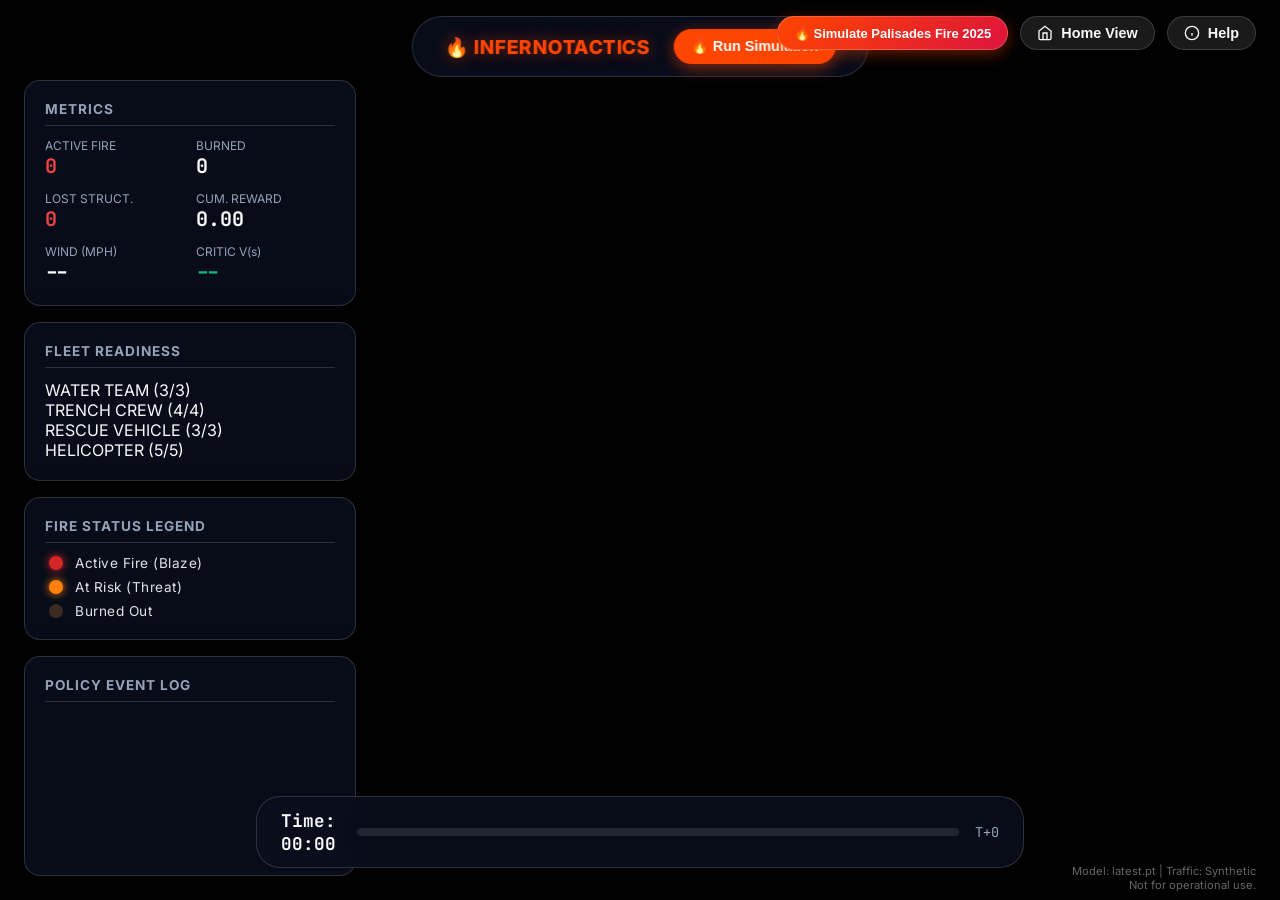
<file: ucla-cosmos-2026-c1-infernotactics/integration/Simulation.html>
<!doctype html>
<html lang="en">
<head>
  <meta charset="utf-8">
  <title>InfernoTactics</title>
  <script src="https://cesium.com/downloads/cesiumjs/releases/1.115/Build/Cesium/Cesium.js"></script>
  <link href="https://cesium.com/downloads/cesiumjs/releases/1.115/Build/Cesium/Widgets/widgets.css" rel="stylesheet">
  <link href="https://fonts.googleapis.com/css2?family=Inter:wght@400;500;600;700;800&family=JetBrains+Mono:wght@500;700&display=swap" rel="stylesheet">
  <style>
    :root {
      --bg-dark: rgba(10, 15, 30, 0.85);
      --bg-blur: blur(16px);
      --accent: #ff4500;
      --accent-glow: rgba(255, 69, 0, 0.5);
      --border: rgba(255, 255, 255, 0.15);
      --text: #f8fafc;
      --text-muted: #94a3b8;
    }
    
    * { margin: 0; padding: 0; box-sizing: border-box; }
    html, body { 
      width: 100%; height: 100%; overflow: hidden; 
      font-family: 'Inter', sans-serif; background: #000; color: var(--text);
    }
    
    #cesiumContainer { position: absolute; top: 0; left: 0; width: 100vw; height: 100vh; z-index: 1; }
    
    /* Top Header */
    #header-bar {
      position: absolute; top: 16px; left: 50%; transform: translateX(-50%);
      background: var(--bg-dark); backdrop-filter: var(--bg-blur); -webkit-backdrop-filter: var(--bg-blur);
      border: 1px solid var(--border); border-radius: 40px;
      padding: 12px 32px; display: flex; align-items: center; gap: 24px;
      box-shadow: 0 12px 40px rgba(0,0,0,0.6); z-index: 10;
    }
    .hud-title { 
      font-weight: 800; font-size: 1.2rem; color: var(--accent); 
      letter-spacing: 0.5px; text-shadow: 0 0 16px var(--accent-glow);
      text-transform: uppercase;
    }
    
    /* Playback Controls */
    .controls { display: flex; align-items: center; gap: 12px; }
    .btn {
      background: rgba(255,255,255,0.1); border: 1px solid var(--border);
      color: var(--text); padding: 8px 16px; border-radius: 20px;
      font-weight: 600; font-size: 0.9rem; cursor: pointer;
      transition: all 0.2s cubic-bezier(0.4, 0, 0.2, 1);
      display: flex; align-items: center; gap: 8px;
    }
    .btn:hover:not(:disabled) { 
      background: rgba(255,255,255,0.2); transform: translateY(-2px); 
    }
    .btn.primary { 
      background: var(--accent); border-color: var(--accent); color: #fff; 
      box-shadow: 0 4px 15px var(--accent-glow);
    }
    .btn.primary:hover:not(:disabled) { 
      background: #ff571a; box-shadow: 0 6px 20px var(--accent-glow); 
    }
    .btn:disabled { opacity: 0.5; cursor: not-allowed; }
    
    #top-right-controls { position: absolute; top: 16px; right: 24px; z-index: 10; display: flex; gap: 12px; }
    
    /* Left Panel - Dashboard */
    #dashboard {
      position: absolute; top: 80px; left: 24px; bottom: 24px; width: 340px;
      display: flex; flex-direction: column; gap: 16px; z-index: 10;
      pointer-events: none;
      overflow-y: auto;
      padding-right: 8px; /* Room for scrollbar */
    }
    #dashboard::-webkit-scrollbar { width: 4px; }
    #dashboard::-webkit-scrollbar-thumb { background: rgba(255,255,255,0.2); border-radius: 4px; }
    
    .panel {
      background: var(--bg-dark); backdrop-filter: var(--bg-blur); -webkit-backdrop-filter: var(--bg-blur);
      border: 1px solid var(--border); border-radius: 16px; padding: 20px;
      box-shadow: 0 8px 32px rgba(0,0,0,0.5); pointer-events: auto;
      flex-shrink: 0; /* Prevent squishing so it scrolls instead */
    }
    .panel h3 { 
      font-size: 0.85rem; text-transform: uppercase; letter-spacing: 1px;
      color: var(--text-muted); margin-bottom: 12px; border-bottom: 1px solid var(--border);
      padding-bottom: 8px;
    }
    
    /* Metrics */
    .metric-grid { display: grid; grid-template-columns: 1fr 1fr; gap: 12px; }
    .metric { display: flex; flex-direction: column; }
    .metric .label { font-size: 0.75rem; color: var(--text-muted); }
    .metric .val { font-family: 'JetBrains Mono', monospace; font-size: 1.25rem; font-weight: 700; }
    .metric .val.danger { color: #ef4444; }
    .metric .val.success { color: #10b981; }
    
    /* Readiness */
    .readiness { display: flex; flex-direction: column; gap: 8px; }
    .ready-row { display: flex; justify-content: space-between; align-items: center; font-size: 0.85rem; }
    .ready-bar-bg { width: 120px; height: 6px; background: rgba(255,255,255,0.1); border-radius: 3px; overflow: hidden; }
    .ready-bar { height: 100%; background: #38bdf8; transition: width 0.3s; }
    
    /* Policy Panel */
    #policy-log { flex: 1; overflow-y: auto; font-family: 'JetBrains Mono', monospace; font-size: 0.75rem; }
    .log-entry { margin-bottom: 6px; padding-bottom: 6px; border-bottom: 1px solid rgba(255,255,255,0.05); }
    .log-entry:last-child { border-bottom: none; }
    .log-time { color: #fbbf24; margin-right: 8px; }
    .log-action { color: #38bdf8; }
    .log-zone { color: #c084fc; }
    
    /* Center Delay Banner */
    #delay-banner {
      position: absolute; top: 100px; left: 50%; transform: translateX(-50%) scale(0.9);
      background: rgba(239, 68, 68, 0.9); backdrop-filter: blur(8px);
      border: 2px solid #f87171; border-radius: 12px; padding: 16px 32px;
      text-align: center; font-weight: 700; z-index: 20;
      box-shadow: 0 0 40px rgba(239, 68, 68, 0.6);
      opacity: 0; pointer-events: none; transition: all 0.3s cubic-bezier(0.34, 1.56, 0.64, 1);
    }
    #delay-banner.show { opacity: 1; transform: translateX(-50%) scale(1); }
    #delay-banner .banner-title { font-size: 1.2rem; letter-spacing: 1px; margin-bottom: 4px; }
    #delay-banner .banner-desc { font-size: 0.9rem; font-weight: 500; opacity: 0.9; }
    #delay-banner .banner-countdown { font-family: 'JetBrains Mono', monospace; font-size: 1.5rem; margin-top: 8px; }
    
    /* Timeline Progress */
    #timeline-container {
      position: absolute; bottom: 32px; left: 50%; transform: translateX(-50%);
      width: 60%; max-width: 800px; background: var(--bg-dark); backdrop-filter: var(--bg-blur);
      border: 1px solid var(--border); border-radius: 24px; padding: 12px 24px;
      display: flex; align-items: center; gap: 16px; z-index: 10;
    }
    #time-display { font-family: 'JetBrains Mono', monospace; font-size: 1.1rem; font-weight: 700; width: 60px; }
    #progress-track {
      flex: 1; height: 8px; background: rgba(255,255,255,0.1); border-radius: 4px;
      position: relative; overflow: hidden;
    }
    #progress-fill {
      position: absolute; top: 0; left: 0; height: 100%; width: 0%;
      background: linear-gradient(90deg, #f59e0b, #ff4500);
    }

    .palisades-btn {
      padding: 8px 16px;
      background: linear-gradient(135deg, #FF4500, #DC143C);
      color: white;
      border: 1px solid rgba(255, 255, 255, 0.2);
      border-radius: 20px;
      font-weight: bold;
      font-size: 13px;
      cursor: pointer;
      box-shadow: 0 4px 15px rgba(255, 69, 0, 0.4);
      transition: all 0.2s ease;
      display: flex;
      align-items: center;
      gap: 6px;
    }
    .palisades-btn:hover {
      transform: translateY(-2px);
      box-shadow: 0 6px 20px rgba(255, 69, 0, 0.6);
    }
    
    /* Footer */
    #footer {
      position: absolute; bottom: 8px; right: 24px; font-size: 0.7rem; color: rgba(255,255,255,0.4);
      z-index: 10; pointer-events: none; text-align: right;
    }
    
    /* Loading Spinner */
    .spinner {
      display: inline-block; width: 16px; height: 16px;
      border: 2px solid rgba(255,255,255,0.3); border-radius: 50%;
      border-top-color: #fff; animation: spin 1s ease-in-out infinite;
      display: none;
    }
    @keyframes spin { to { transform: rotate(360deg); } }
    
    /* Help Modal */
    .modal-overlay {
      position: fixed; top: 0; left: 0; width: 100vw; height: 100vh;
      background: rgba(0,0,0,0.5); backdrop-filter: blur(4px);
      z-index: 100; display: flex; align-items: center; justify-content: center;
      opacity: 0; pointer-events: none; transition: opacity 0.3s;
    }
    .modal-overlay.show { opacity: 1; pointer-events: auto; }
    .modal-content {
      background: var(--bg-dark); border: 1px solid var(--border);
      border-radius: 16px; padding: 24px; width: 400px; max-width: 90%;
      box-shadow: 0 16px 32px rgba(0,0,0,0.5);
      transform: translateY(20px); transition: transform 0.3s cubic-bezier(0.34, 1.56, 0.64, 1);
    }
    .modal-overlay.show .modal-content { transform: translateY(0); }
    .modal-header { display: flex; justify-content: space-between; align-items: center; border-bottom: 1px solid rgba(255,255,255,0.1); padding-bottom: 12px; margin-bottom: 16px; }
    .modal-header h3 { margin: 0; font-size: 1.2rem; font-weight: 700; color: #ffeb3b; }
    .btn-close { background: none; border: none; color: white; cursor: pointer; opacity: 0.7; transition: 0.2s; padding: 4px; display: flex; }
    .btn-close:hover { opacity: 1; background: rgba(255,255,255,0.1); border-radius: 4px; }
    .modal-body ul { list-style: none; padding: 0; margin: 0; }
    .modal-body li { margin-bottom: 12px; font-size: 0.95rem; line-height: 1.5; background: rgba(255,255,255,0.05); padding: 12px; border-radius: 8px; }
    .modal-body li:last-child { margin-bottom: 0; }
  </style>
</head>
<body>

  <!-- Top Header -->
  <div id="header-bar">
    <div class="hud-title">🔥 INFERNOTACTICS</div>
    <div class="controls">
      <button id="btn-start" class="btn primary" onclick="startSimulation()">
        <span>🔥 Run Simulation</span>
        <div class="spinner" id="btn-spinner"></div>
      </button>
    </div>
  </div>
  
  <div id="top-right-controls">
    <button id="simPalisadesBtn" class="palisades-btn">
      🔥 Simulate Palisades Fire 2025
    </button>
    <button id="btn-home" class="btn" onclick="goHome()">
      <svg width="16" height="16" viewBox="0 0 24 24" fill="none" stroke="currentColor" stroke-width="2"><path d="M3 9l9-7 9 7v11a2 2 0 0 1-2 2H5a2 2 0 0 1-2-2z"/><polyline points="9 22 9 12 15 12 15 22"/></svg>
      Home View
    </button>
    <button id="btn-info" class="btn" onclick="showHelp()">
      <svg width="16" height="16" viewBox="0 0 24 24" fill="none" stroke="currentColor" stroke-width="2"><circle cx="12" cy="12" r="10"/><path d="M12 16v-4"/><path d="M12 8h.01"/></svg>
      Help
    </button>
  </div>

  <!-- Left Dashboard -->
  <div id="dashboard">
    <div class="panel">
      <h3>Metrics</h3>
      <div class="metric-grid">
        <div class="metric">
          <span class="label">ACTIVE FIRE</span>
          <span class="val danger" id="val-active">0</span>
        </div>
        <div class="metric">
          <span class="label">BURNED</span>
          <span class="val" id="val-burned">0</span>
        </div>
        <div class="metric">
          <span class="label">LOST STRUCT.</span>
          <span class="val danger" id="val-lost">0</span>
        </div>
        <div class="metric">
          <span class="label">CUM. REWARD</span>
          <span class="val" id="val-reward">0.00</span>
        </div>
        <div class="metric">
          <span class="label">WIND (MPH)</span>
          <span class="val" id="val-wind">--</span>
        </div>
        <div class="metric">
          <span class="label">CRITIC V(s)</span>
          <span class="val success" id="val-vs">--</span>
        </div>
      </div>
    </div>
    
    <div class="panel">
      <h3>Fleet Readiness</h3>
      <div class="readiness" id="fleet-readiness">
        <div class="readiness-grid">
        <div class="resource-row">
          <span class="label">WATER TEAM (3/3)</span>
          <div class="bars"><div class="bar"></div><div class="bar"></div><div class="bar"></div></div>
        </div>
        <div class="resource-row">
          <span class="label">TRENCH CREW (4/4)</span>
          <div class="bars"><div class="bar"></div><div class="bar"></div><div class="bar"></div><div class="bar"></div></div>
        </div>
        <div class="resource-row">
          <span class="label">RESCUE VEHICLE (3/3)</span>
          <div class="bars"><div class="bar"></div><div class="bar"></div><div class="bar"></div></div>
        </div>
        <div class="resource-row">
          <span class="label">HELICOPTER (5/5)</span>
          <div class="bars"><div class="bar"></div><div class="bar"></div><div class="bar"></div><div class="bar"></div><div class="bar"></div></div>
        </div>
      </div>
    </div>
    </div>
    
    <div class="panel">
      <h3>Fire Status Legend</h3>
      <div style="display: flex; flex-direction: column; gap: 8px; margin-top: 12px; padding: 0 4px;">
        <div style="display: flex; align-items: center; gap: 12px;">
          <div style="width: 14px; height: 14px; border-radius: 50%; background: #d62728; box-shadow: 0 0 8px #d62728;"></div>
          <span style="font-size: 0.85rem; letter-spacing: 0.5px; opacity: 0.9;">Active Fire (Blaze)</span>
        </div>
        <div style="display: flex; align-items: center; gap: 12px;">
          <div style="width: 14px; height: 14px; border-radius: 50%; background: #ff7f0e; box-shadow: 0 0 8px #ff7f0e;"></div>
          <span style="font-size: 0.85rem; letter-spacing: 0.5px; opacity: 0.9;">At Risk (Threat)</span>
        </div>
        <div style="display: flex; align-items: center; gap: 12px;">
          <div style="width: 14px; height: 14px; border-radius: 50%; background: #3a2a20;"></div>
          <span style="font-size: 0.85rem; letter-spacing: 0.5px; opacity: 0.9;">Burned Out</span>
        </div>
      </div>
    </div>
    
    <div class="panel" style="flex: 1; display: flex; flex-direction: column;">
      <h3>Policy Event Log</h3>
      <div id="policy-log">
        <!-- populated dynamically -->
      </div>
    </div>
  </div>
  
  <!-- Temporary Selection Legend -->
  <div id="selection-legend" class="panel" style="display: none; position: absolute; bottom: 32px; left: 50%; transform: translateX(-50%); width: 450px; z-index: 100; pointer-events: none;">
    <h3 style="text-align: center; margin-bottom: 12px; color: #fff;">Sector Response Delay (Documentation Coverage)</h3>
    <div style="display: flex; flex-direction: column; gap: 4px; padding: 0 20px;">
      <div style="display: flex; justify-content: space-between;"><span style="color: #ef4444; font-weight: bold;">■ Red (≤ 9 Cams)</span> <span style="color: #ddd;">Max Delay (12hr)</span></div>
      <div style="display: flex; justify-content: space-between;"><span style="color: #f97316; font-weight: bold;">■ Orange (10 Cams)</span> <span style="color: #ddd;">Long Delay (8hr)</span></div>
      <div style="display: flex; justify-content: space-between;"><span style="color: #facc15; font-weight: bold;">■ Yellow (11 Cams)</span> <span style="color: #ddd;">Medium Delay (6hr)</span></div>
      <div style="display: flex; justify-content: space-between;"><span style="color: #22c55e; font-weight: bold;">■ Green (12 Cams)</span> <span style="color: #ddd;">Short Delay (4hr)</span></div>
      <div style="display: flex; justify-content: space-between;"><span style="color: #3b82f6; font-weight: bold;">■ Blue (13 Cams)</span> <span style="color: #ddd;">Quick Delay (2hr)</span></div>
      <div style="display: flex; justify-content: space-between;"><span style="color: #a855f7; font-weight: bold;">■ Purple (14+ Cams)</span> <span style="color: #ddd;">Immediate (1hr)</span></div>
    </div>
  </div>

  <!-- Delay Banner -->
  <div id="delay-banner">
    <div class="banner-title">⚠️ AI HELD BACK</div>
    <div class="banner-desc" id="delay-desc">Sector 18 has no road access. Nearest response 280s.</div>
    <div class="banner-countdown">HOLD: <span id="delay-ticks">10</span> TICKS</div>
  </div>

  <!-- Timeline -->
  <div id="timeline-container">
    <div id="time-display">Time: 00:00</div>
    <div id="progress-track"><div id="progress-fill"></div></div>
    <div id="tick-display" style="font-family: 'JetBrains Mono'; font-size: 0.85rem; color: #94a3b8;">T+0</div>
  </div>

  <div id="footer">
    Model: latest.pt | Traffic: Synthetic<br>
    Not for operational use.
  </div>

  <div id="cesiumContainer"></div>

  <script>
    // Constants
    const DURATION_MS = 30000; // 30 seconds exact playback

    let viewer;
    let worldData = null;
    let timelineData = null;
    
    let zoneShadingPrimitives = [];
    let isSelectingIgnition = false;
    let clickHandler = null;
    let gridBounds = { n: 34.150, s: 34.030, e: -118.440, w: -118.605 }; // Default fallback
    
    // Rendering collections
    let gridPolygons = [];
    let fireEntities = new Map();
    let unitEntities = {};
    const activeFireState = new Map(); // idx -> fire state
    
    // Particle System Pool
    const maxParticles = 50;
    const particlePool = [];
    const activeParticles = new Map(); // idx -> particle system

    async function init() {
      // 1. Fetch /world data
      try {
        const res = await fetch('/world?t=' + Date.now());
        worldData = await res.json();
      } catch (e) {
        console.error("Failed to load /world", e);
        alert("Backend not reachable. Ensure uvicorn is running on port 8000.");
        return;
      }
      
      // Update footer
      const f = document.getElementById('footer');
      f.innerHTML = `Model: ${worldData.meta.checkpoint} | Traffic: ${worldData.meta.traffic_mode}<br>Not for operational use.`;

      // 2. Init Cesium
      viewer = new Cesium.Viewer('cesiumContainer', {
        baseLayerPicker: false,
        timeline: false,
        animation: false,
        homeButton: false,
        navigationHelpButton: false,
        geocoder: false,
        sceneModePicker: false,
        infoBox: false,
        selectionIndicator: false
      });
      
      // CRITICAL: Particles will NOT animate if the Cesium clock is paused
      viewer.clock.shouldAnimate = true;

      // Set default camera view immediately to prevent the whole earth from showing up
      const centerLon = (worldData.grid.corners.nw[1] + worldData.grid.corners.se[1]) / 2;
      const centerLat = (worldData.grid.corners.nw[0] + worldData.grid.corners.se[0]) / 2;
      viewer.camera.setView({
        destination: Cesium.Cartesian3.fromDegrees(centerLon, centerLat - 0.1, 8000),
        orientation: {
          heading: Cesium.Math.toRadians(11), // Grid is rotated ~11 deg
          pitch: Cesium.Math.toRadians(-35),
          roll: 0
        }
      });

      const padding = 0.05; // ~5km padding to ensure rotated grid is not cut off
      const viewRect = Cesium.Rectangle.fromDegrees(
        gridBounds.w - padding,
        gridBounds.s - padding,
        gridBounds.e + padding,
        gridBounds.n + padding
      );

      viewer.scene.globe.showGroundAtmosphere = false;
      viewer.scene.globe.enableLighting = true;
      viewer.scene.globe.depthTestAgainstTerrain = true;
      // Removed cartographicLimitRectangle in favor of clippingPlanes
      viewer.scene.skyBox.show = false; // Hide stars so buildings outside terrain blend in
      
      // Dark visual style
      viewer.scene.backgroundColor = Cesium.Color.fromCssColorString('#020202');

      // 3. Load 3D Terrain, Buildings, and Imagery
      try {
        viewer.imageryLayers.addImageryProvider(new Cesium.UrlTemplateImageryProvider({
          url: 'https://server.arcgisonline.com/ArcGIS/rest/services/World_Imagery/MapServer/tile/{z}/{y}/{x}',
          maximumLevel: 19,
          rectangle: viewRect
        }));
      } catch(ei) { console.warn('Imagery failed', ei); }

      try {
        const terrain = Cesium.Terrain.fromWorldTerrain();
        viewer.scene.setTerrain(terrain);
        
        // If terrain fails to load (e.g. invalid Ion token), the globe disappears.
        terrain.readyPromise.catch(e => {
          console.error('Terrain failed to load:', e);
          alert('ERROR: 3D Terrain failed to load. Falling back to a flat 2D map.');
          viewer.scene.terrainProvider = new Cesium.EllipsoidTerrainProvider();
        });
      } catch(et) { console.warn('Terrain failed', et); }
      
      try {
        const bldgs = await Cesium.createOsmBuildingsAsync();
        bldgs.style = new Cesium.Cesium3DTileStyle({
            color: "color('white')"
        });
        bldgs.maximumScreenSpaceError = 2; // Force high detail
        bldgs.maximumMemoryUsage = 8192;   // 8GB max memory
        bldgs.foveatedScreenSpaceError = false; 
        bldgs.cullWithChildrenBounds = false;
        bldgs.cullRequestsWhileMoving = false; // Don't cancel network requests when zooming
        bldgs.skipLevelOfDetail = true; // Skip intermediate LODs
        viewer.scene.primitives.add(bldgs);
        
        // Use exact geometric corners from backend
        const nw = Cesium.Cartesian3.fromDegrees(-118.62922, 34.11241);
        const ne = Cesium.Cartesian3.fromDegrees(-118.44000, 34.14986);
        const sw = Cesium.Cartesian3.fromDegrees(-118.60490, 34.03024);
        const se = Cesium.Cartesian3.fromDegrees(-118.41587, 34.06766);
        
        const centerCartesian = Cesium.Cartesian3.lerp(nw, se, 0.5, new Cesium.Cartesian3());
        
        // Strict distances for the rotated rectangle
        const strictHalfWidth = Cesium.Cartesian3.distance(nw, ne) / 2.0;
        const strictHalfHeight = Cesium.Cartesian3.distance(nw, sw) / 2.0;
        
        // Map extends beyond the grid
        const mapPlanes = [
          new Cesium.ClippingPlane(new Cesium.Cartesian3( 1.0,  0.0, 0.0), strictHalfWidth + 3000.0), // West
          new Cesium.ClippingPlane(new Cesium.Cartesian3(-1.0,  0.0, 0.0), strictHalfWidth + 2000.0), // East 
          new Cesium.ClippingPlane(new Cesium.Cartesian3( 0.0,  1.0, 0.0), strictHalfHeight + 6000.0), // South (shifted downwards/south)
          new Cesium.ClippingPlane(new Cesium.Cartesian3( 0.0, -1.0, 0.0), strictHalfHeight + 3000.0)  // North (shifted downwards/south)
        ];
        
        // Buildings are strictly bounded to the 8x4 grid, shrunk by 40 meters
        // to prevent edge buildings from poking past the green lines due to Earth curvature/projection warping
        const bldgPlanes = [
          new Cesium.ClippingPlane(new Cesium.Cartesian3( 1.0,  0.0, 0.0), strictHalfWidth - 40.0),
          new Cesium.ClippingPlane(new Cesium.Cartesian3(-1.0,  0.0, 0.0), strictHalfWidth - 40.0),
          new Cesium.ClippingPlane(new Cesium.Cartesian3( 0.0,  1.0, 0.0), strictHalfHeight - 40.0),
          new Cesium.ClippingPlane(new Cesium.Cartesian3( 0.0, -1.0, 0.0), strictHalfHeight - 40.0)
        ];
        
        let localTransform = Cesium.Transforms.eastNorthUpToFixedFrame(centerCartesian);
        
        // Calculate the true geographic rotation angle of the grid (relative to due East)
        const dLat = 34.14986 - 34.11241;
        const dLon = -118.44000 - -118.62922;
        const avgLat = Cesium.Math.toRadians(34.1311);
        const dx = dLon * Math.cos(avgLat);
        const dy = dLat;
        const rotationAngle = Math.atan2(dy, dx);
        
        const rotationQuat = Cesium.Quaternion.fromAxisAngle(Cesium.Cartesian3.UNIT_Z, rotationAngle);
        const rotationMat3 = Cesium.Matrix3.fromQuaternion(rotationQuat);
        const rotationMat4 = Cesium.Matrix4.fromRotationTranslation(rotationMat3, Cesium.Cartesian3.ZERO);
        localTransform = Cesium.Matrix4.multiply(localTransform, rotationMat4, new Cesium.Matrix4());
        
        const mapClippingCollection = new Cesium.ClippingPlaneCollection({
          planes: mapPlanes,
          modelMatrix: localTransform,
          edgeWidth: 0.0,
          unionClippingRegions: true
        });
        
        const bldgClippingCollection = new Cesium.ClippingPlaneCollection({
          planes: bldgPlanes,
          modelMatrix: localTransform,
          edgeWidth: 0.0,
          unionClippingRegions: true
        });
        
        bldgs.clippingPlanes = bldgClippingCollection;
        viewer.scene.globe.clippingPlanes = mapClippingCollection;
      } catch(eb) { console.warn('Buildings failed', eb); }
      
      // Create local fire particle texture to bypass CORS
      function getFireImage() {
        const c = document.createElement('canvas');
        c.width = 16; c.height = 16;
        const ctx = c.getContext('2d');
        const g = ctx.createRadialGradient(8, 8, 0, 8, 8, 8);
        g.addColorStop(0, "rgba(255, 255, 255, 1)");
        g.addColorStop(1, "rgba(255, 255, 255, 0)");
        ctx.fillStyle = g;
        ctx.fillRect(0, 0, 16, 16);
        return c.toDataURL();
      }
      
      // Initialize Particle Pool
      for (let i = 0; i < 50; i++) {
        const ps = viewer.scene.primitives.add(new Cesium.ParticleSystem({
          image: getFireImage(),
          startColor: Cesium.Color.ORANGERED.withAlpha(0.7),
          endColor: Cesium.Color.DARKSLATEGRAY.withAlpha(0.2),
          startScale: 1.0,
          endScale: 4.0,
          minimumParticleLife: 1.0,
          maximumParticleLife: 2.0,
          minimumSpeed: 1.0,
          maximumSpeed: 4.0,
          imageSize: new Cesium.Cartesian2(15, 15),
          emissionRate: 15.0,
          emitter: new Cesium.ConeEmitter(Cesium.Math.toRadians(30.0)),
          show: false
        }));
        particlePool.push(ps);
      }

      // 5. Draw Zones
      drawZones();
      
      // 7. Go Home
      goHome();
      
      // Setup initial readiness UI
      updateReadiness(worldData.meta.roster);
    }

    function drawZones() {
      if (!worldData || !worldData.zones) return;
      
      worldData.zones.forEach(z => {
        // z.polygon is array of [lat, lon]
        const pts = [];
        z.polygon.forEach(p => { pts.push(p[1], p[0]); }); // lon, lat
        
        const outlineColor = Cesium.Color.fromCssColorString("#00ff00").withAlpha(0.9);
        
        // Add macro sector outline polyline
        viewer.entities.add({
          polyline: {
            positions: Cesium.Cartesian3.fromDegreesArray([...pts, pts[0], pts[1]]),
            width: 2.5,
            material: outlineColor,
            clampToGround: true,
            classificationType: Cesium.ClassificationType.TERRAIN
          }
        });

        // Add label
        let text = `S${z.id}`;
        if (!z.ground_reachable) text += "\n(AIR ONLY)";
        
        viewer.entities.add({
          position: Cesium.Cartesian3.fromDegrees(z.centroid[1], z.centroid[0]),
          label: {
            text: text,
            font: 'bold 16px Inter',
            fillColor: outlineColor.withAlpha(0.9),
            style: Cesium.LabelStyle.FILL,
            verticalOrigin: Cesium.VerticalOrigin.CENTER,
            horizontalOrigin: Cesium.HorizontalOrigin.CENTER,
            disableDepthTestDistance: Number.POSITIVE_INFINITY, // Show through terrain
            scaleByDistance: new Cesium.NearFarScalar(1.0e3, 1.0, 2.0e4, 0.3)
          }
        });
      });
      
      // Draw dense 50x50 pixel coverage grid if available
      const pc = worldData.pixel_coverage;
      if (pc && pc.grid && pc.points) {
        const instances = [];
        for (let r = 0; r < pc.rows; r++) {
          for (let c = 0; c < pc.cols; c++) {
            const count = pc.grid[r][c];
            let hexColor = "#ef4444"; // Red (≤ 9)
            if (count >= 14) hexColor = "#a855f7"; // Purple
            else if (count === 13) hexColor = "#3b82f6"; // Blue
            else if (count === 12) hexColor = "#22c55e"; // Green
            else if (count === 11) hexColor = "#facc15"; // Yellow
            else if (count === 10) hexColor = "#f97316"; // Orange

            const color = Cesium.Color.fromCssColorString(hexColor).withAlpha(0.40); // Soft alpha for pixel grid
            
            const p1 = pc.points[r][c];
            const p2 = pc.points[r][c+1];
            const p3 = pc.points[r+1][c+1];
            const p4 = pc.points[r+1][c];
            
            const pts = [
              p1[0], p1[1],
              p2[0], p2[1],
              p3[0], p3[1],
              p4[0], p4[1]
            ];
            
            instances.push(new Cesium.GeometryInstance({
              geometry: new Cesium.PolygonGeometry({
                polygonHierarchy: new Cesium.PolygonHierarchy(Cesium.Cartesian3.fromDegreesArray(pts)),
                height: 0
              }),
              attributes: {
                color: Cesium.ColorGeometryInstanceAttribute.fromColor(color)
              }
            }));
          }
        }
        
        const shadingPrim = viewer.scene.primitives.add(new Cesium.GroundPrimitive({
          geometryInstances: instances,
          appearance: new Cesium.PerInstanceColorAppearance({ closed: true }),
          show: false // Hide initially until selection mode
        }));
        zoneShadingPrimitives.push(shadingPrim);
      }
    }

    function goHome() {
      if (!viewer || !worldData) return;
      
      const cw = worldData.grid.corners;
      const centerLon = (cw.nw[1] + cw.se[1]) / 2;
      const centerLat = (cw.nw[0] + cw.se[0]) / 2;
      flyToTarget(centerLat, centerLon, 12000.0, -40.0);
    }

    function focusOnIgnition(lat, lon) {
      if (!viewer || lat === undefined || lon === undefined) return;
      flyToTarget(lat, lon, 7000.0, -40.0);
    }

    function flyToTarget(lat, lon, range = 7000.0, pitchDeg = -40.0) {
      if (!viewer || lat === undefined || lon === undefined) return;
      
      const carto = Cesium.Cartographic.fromDegrees(lon, lat);
      const terrainHeight = (viewer.scene.globe.getHeight(carto) || 250.0);
      const targetCartesian = Cesium.Cartesian3.fromDegrees(lon, lat, terrainHeight);

      const headingRad = Cesium.Math.toRadians(11.0);
      const pitchRad = Cesium.Math.toRadians(pitchDeg);

      viewer.camera.flyToBoundingSphere(new Cesium.BoundingSphere(targetCartesian, 0.0), {
        offset: new Cesium.HeadingPitchRange(headingRad, pitchRad, range),
        duration: 1.5,
        complete: function() {
          viewer.camera.lookAtTransform(Cesium.Matrix4.IDENTITY);
        }
      });
    }
    
    function updateReadiness(readyDict) {
      const el = document.getElementById('fleet-readiness');
      el.innerHTML = '';
      const total = worldData.meta.roster;
      
      for (const [r, count] of Object.entries(readyDict)) {
        const tot = total[r] || count;
        const pct = (count / tot) * 100;
        const name = r.replace('_', ' ').toUpperCase();
        
        el.innerHTML += `
          <div class="ready-row">
            <span>${name} (${count}/${tot})</span>
            <div class="ready-bar-bg">
              <div class="ready-bar" style="width: ${pct}%"></div>
            </div>
          </div>
        `;
      }
    }

    async function executeSimulation(lat, lon) {
      const btn = document.getElementById('btn-start');
      const spinner = document.getElementById('btn-spinner');
      
      btn.disabled = true;
      btn.querySelector('span').textContent = "Running Simulation...";
      spinner.style.display = "block";
      
      try {
        const url = (lat !== undefined && lon !== undefined) 
          ? `/simulate?scenario=anchor&ig_lat=${lat}&ig_lon=${lon}`
          : `/simulate?scenario=anchor`;
        const res = await fetch(url);
        timelineData = await res.json();
        
        btn.querySelector('span').textContent = "Replay Simulation";
        btn.disabled = false;
        playTimeline();
      } catch (e) {
        console.error("Simulation failed", e);
        alert("Simulation failed. Check console.");
        btn.querySelector('span').textContent = "🔥 Run Simulation";
        btn.disabled = false;
      } finally {
        spinner.style.display = "none";
      }
    }

    async function startSimulation() {
      const btn = document.getElementById('btn-start');
      const text = btn.querySelector('span').textContent.trim();
      
      if (text.includes("Replay")) {
        playTimeline();
        return;
      }

      if (isSelectingIgnition) {
        // If user clicks the button again during ignition select mode, run simulation with default or last ignition
        isSelectingIgnition = false;
        if (clickHandler) clickHandler.removeInputAction(Cesium.ScreenSpaceEventType.LEFT_CLICK);
        goHome();
        await executeSimulation(window.lastClickedLat, window.lastClickedLon);
        return;
      }
      
      // Enter selection mode
      isSelectingIgnition = true;
      btn.querySelector('span').textContent = "Click Map";
      
      // Switch to overhead view (pseudo-2D) aligned with the grid
      viewer.camera.flyTo({
        destination: Cesium.Cartesian3.fromDegrees(-118.5225, 34.0900, 19000.0), // Higher up & perfectly centered
        orientation: {
          heading: Cesium.Math.toRadians(-13.4), // Counter-rotate to align grid perfectly horizontal with screen
          pitch: Cesium.Math.toRadians(-90.0),
          roll: 0.0
        },
        duration: 1.5
      });
      
      // Setup click handler
      if (!clickHandler) {
        clickHandler = new Cesium.ScreenSpaceEventHandler(viewer.scene.canvas);
      }
      
      clickHandler.setInputAction(async function(click) {
        if (!isSelectingIgnition) return;
        
        // Pick position on globe
        const ray = viewer.camera.getPickRay(click.position);
        let position = null;
        if (ray) position = viewer.scene.globe.pick(ray, viewer.scene);
        if (!position) return; // clicked sky/off-map
        
        isSelectingIgnition = false;
        clickHandler.removeInputAction(Cesium.ScreenSpaceEventType.LEFT_CLICK);
        
        // Hide shading and legend
        zoneShadingPrimitives.forEach(p => p.show = false);
        document.getElementById('selection-legend').style.display = "none";
        
        // Get Lat Lon
        const carto = Cesium.Cartographic.fromCartesian(position);
        const lat = Cesium.Math.toDegrees(carto.latitude);
        const lon = Cesium.Math.toDegrees(carto.longitude);
        
        window.lastClickedLat = lat;
        window.lastClickedLon = lon;
        
        await executeSimulation(lat, lon);
      }, Cesium.ScreenSpaceEventType.LEFT_CLICK);
    }
    
    // --- Playback Engine ---
    
    let playbackStartTime = 0;
    let playbackRAF = null;
    let lastRenderedTick = -1;
    
    function playTimeline() {
      if (!timelineData || !timelineData.ticks.length) return;
      
      if (playbackRAF) cancelAnimationFrame(playbackRAF);
      
      // Reset state
      fireEntities.forEach(e => viewer.entities.remove(e));
      fireEntities.clear();
      activeFireState.clear();
      activeParticles.forEach(ps => {
        ps.show = false;
        particlePool.push(ps);
      });
      activeParticles.clear();
      document.getElementById('policy-log').innerHTML = '';
      Object.values(unitEntities).forEach(e => viewer.entities.remove(e));
      unitEntities = {};
      
      const igStar = viewer.entities.getById('ignition-star');
      if (igStar) viewer.entities.remove(igStar);
      if (timelineData && timelineData.scenario && timelineData.scenario.ignition) {
        // Always use exact ignition coordinates returned by backend episode payload
        const igLat = timelineData.scenario.ignition.lat;
        const igLon = timelineData.scenario.ignition.lon;
        
        viewer.entities.add({
          id: 'ignition-star',
          position: Cesium.Cartesian3.fromDegrees(igLon, igLat),
          label: {
            text: '★',
            font: '24px sans-serif',
            fillColor: Cesium.Color.YELLOW,
            outlineColor: Cesium.Color.BLACK,
            outlineWidth: 3,
            heightReference: Cesium.HeightReference.CLAMP_TO_GROUND,
            disableDepthTestDistance: Number.POSITIVE_INFINITY
          }
        });
        
        focusOnIgnition(igLat, igLon);
      }
      
      // Load initial fire
      const initFire = timelineData.initial_fire;
      initFire.forEach(([idx, state]) => {
        activeFireState.set(idx, state);
      });
      renderFireFull();
      
      playbackStartTime = performance.now();
      lastRenderedTick = -1;
      
      // Show/setup banner based on scenario
      const delayInfo = timelineData.scenario.delay;
      if (delayInfo.ticks > 0) {
        const b = document.getElementById('delay-banner');
        document.getElementById('delay-desc').textContent = delayInfo.reason;
        // b.classList.add('show'); // User requested to hide AI held back message
      }
      
      playbackRAF = requestAnimationFrame(playbackLoop);
    }
    
    function playbackLoop(now) {
      const elapsed = now - playbackStartTime;
      let p = elapsed / DURATION_MS;
      
      if (p >= 1.0) {
        p = 1.0;
        document.getElementById('btn-start').disabled = false;
        document.getElementById('delay-banner').classList.remove('show');
      } else {
        playbackRAF = requestAnimationFrame(playbackLoop);
      }
      
      const frames = timelineData.ticks.length;
      const exactFrame = p * (frames - 1);
      const currentTick = Math.floor(exactFrame);
      const fraction = exactFrame - currentTick;
      
      // Update UI
      document.getElementById('progress-fill').style.width = `${p * 100}%`;
      
      // Apply tick diffs if we advanced
      if (currentTick > lastRenderedTick) {
        // Fast forward through any missed ticks
        for (let t = lastRenderedTick + 1; t <= currentTick; t++) {
          applyTick(t);
        }
        
        // Check if simulation ended
        if (currentTick >= timelineData.ticks.length - 1) {
           const colBurned = Cesium.Color.fromCssColorString('#8B4513').withAlpha(0.85); // SaddleBrown
           const states = worldData.meta.states;
           fireEntities.forEach(entity => {
             if (entity.fireState === states.threat || entity.fireState === states.blaze) {
               entity.polygon.material = new Cesium.ColorMaterialProperty(colBurned);
               entity.fireState = states.burned;
             }
           });
        }
        
        lastRenderedTick = currentTick;
      }
      
      // Interpolate unit positions for smooth movement
      if (currentTick < frames) {
        const td = timelineData.ticks[currentTick];
        const tdNext = currentTick + 1 < frames ? timelineData.ticks[currentTick + 1] : td;
        renderUnits(td.units, tdNext.units, fraction);
      }
    }
    
    function applyTick(tIdx) {
      const td = timelineData.ticks[tIdx];
      if (!td) return;
      
      // 1. HUD Metrics
      const totalMinutes = td.t * 2.0; // Assuming 1 tick = 2 mins
      const h = Math.floor(totalMinutes / 60);
      const m = Math.floor(totalMinutes % 60);
      document.getElementById('time-display').textContent = `Time: ${h.toString().padStart(2, '0')}:${m.toString().padStart(2, '0')}`;
      
      const hrs = (totalMinutes / 60).toFixed(1);
      document.getElementById('tick-display').textContent = `${hrs} hrs`;
      document.getElementById('val-active').textContent = td.active;
      document.getElementById('val-burned').textContent = td.burned;
      document.getElementById('val-lost').textContent = td.destroyed_total;
      document.getElementById('val-reward').textContent = td.cum.toFixed(2);
      document.getElementById('val-wind').textContent = td.wind.toFixed(1);
      document.getElementById('val-vs').textContent = td.value.toFixed(2);
      
      updateReadiness(td.ready);
      
      // 2. Banner Logic
      const b = document.getElementById('delay-banner');
      if (td.held) {
        const remaining = timelineData.scenario.delay.ticks - td.t;
        document.getElementById('delay-ticks').textContent = Math.max(0, remaining);
      } else {
        b.classList.remove('show');
      }
      
      // 3. Fire Diff
      const states = worldData.meta.states;
      const fireAdd = td.fire.add || [];
      const fireDel = td.fire.del || [];
      
      let changed = false;
      fireDel.forEach(idx => {
        // Visual hack: show extinguished fire as burned out instead of leaving a phantom red square
        activeFireState.set(idx, states.burned);
        changed = true;
      });
      fireAdd.forEach(([idx, state]) => {
        activeFireState.set(idx, state);
        changed = true;
      });
      
      if (changed) renderFireFull(); // Or partial update if optimized
      
      // 4. Policy Log
      if (td.actions && td.actions.length > 0) {
        // Group similar actions
        const grouped = {};
        td.actions.forEach(a => {
          const k = `${a.r} -> ${a.t} (S${a.z})`;
          grouped[k] = (grouped[k] || 0) + 1;
        });
        
        const logEl = document.getElementById('policy-log');
        for (const [k, count] of Object.entries(grouped)) {
          const str = count > 1 ? `${count}x ${k}` : k;
          logEl.innerHTML = `
            <div class="log-entry">
              <span class="log-time">${td.sim_time}</span>
              <span>${str}</span>
            </div>
          ` + logEl.innerHTML; // Prepend
        }
        
        // Keep log bounded
        while (logEl.children.length > 30) {
          logEl.removeChild(logEl.lastChild);
        }
      }
    }
    
    function renderFireFull() {
      const meta = worldData.grid;
      const w = meta.width;
      const h = meta.height;
      const cw = meta.corners;
      
      const states = worldData.meta.states;
      const colThreat = Cesium.Color.fromCssColorString('#ff7f0e').withAlpha(0.6);
      const colBlaze = Cesium.Color.fromCssColorString('#d62728').withAlpha(0.85);
      const colBurned = Cesium.Color.fromCssColorString('#8B4513').withAlpha(0.85); // SaddleBrown for burned
      
      function getCellPoint(u, v) {
        const latNorth = cw.nw[0] * (1 - u) + cw.ne[0] * u;
        const lonNorth = cw.nw[1] * (1 - u) + cw.ne[1] * u;
        const latSouth = cw.sw[0] * (1 - u) + cw.se[0] * u;
        const lonSouth = cw.sw[1] * (1 - u) + cw.se[1] * u;
        const lat = latNorth * (1 - v) + latSouth * v;
        const lon = lonNorth * (1 - v) + lonSouth * v;
        return [lon, lat]; // exact corners
      }
      
      activeFireState.forEach((state, idx) => {
        let targetMaterial;
        if (state === states.threat) {
          targetMaterial = new Cesium.ColorMaterialProperty(colThreat);
        } else if (state === states.blaze) {
          // Pulsing animation for active fire
          targetMaterial = new Cesium.ColorMaterialProperty(new Cesium.CallbackProperty((time, result) => {
            const osc = (Math.sin(performance.now() / 150) + 1) / 2; // 0 to 1
            const alpha = 0.6 + 0.4 * osc; // 0.6 to 1.0
            return Cesium.Color.fromCssColorString('#d62728').withAlpha(alpha * 0.9);
          }, false));
        } else if (state === states.burned) {
          targetMaterial = new Cesium.ColorMaterialProperty(colBurned);
        } else return;
        
        let entity = fireEntities.get(idx);
        
        if (entity) {
          // If entity exists, update material if state changed
          if (entity.fireState !== state) {
            entity.polygon.material = targetMaterial;
            entity.fireState = state;
          }
        } else {
          // Create new draped polygon entity
          const row = Math.floor(idx / w);
          const col = idx % w;
          
          const u1 = col / w;
          const u2 = (col + 1) / w;
          const v1 = row / h;
          const v2 = (row + 1) / h;
          
          const p1 = getCellPoint(u1, v1); // NW
          const p2 = getCellPoint(u2, v1); // NE
          const p3 = getCellPoint(u2, v2); // SE
          const p4 = getCellPoint(u1, v2); // SW
          
          entity = viewer.entities.add({
            polygon: {
              hierarchy: Cesium.Cartesian3.fromDegreesArray([...p1, ...p2, ...p3, ...p4]),
              material: targetMaterial,
              classificationType: Cesium.ClassificationType.BOTH
            }
          });
          entity.fireState = state;
          
          fireEntities.set(idx, entity);
        }
        
        // Particle System logic
        if (state === states.blaze && !activeParticles.has(idx) && particlePool.length > 0) {
          const ps = particlePool.pop();
          activeParticles.set(idx, ps);
          
          const row = Math.floor(idx / w);
          const col = idx % w;
          const u = (col + 0.5) / w;
          const v = (row + 0.5) / h;
          const pCenter = getCellPoint(u, v);
          
          const carto = Cesium.Cartographic.fromDegrees(pCenter[0], pCenter[1]);
          let position;
          const surfaceNormal = Cesium.Ellipsoid.WGS84.geodeticSurfaceNormalCartographic(carto);
          const rayDirection = Cesium.Cartesian3.negate(surfaceNormal, new Cesium.Cartesian3());
          const rayOrigin = Cesium.Cartesian3.fromDegrees(pCenter[0], pCenter[1], 5000.0);
          const ray = new Cesium.Ray(rayOrigin, rayDirection);
          
          const intersection = viewer.scene.globe.pick(ray, viewer.scene);
          if (intersection) {
            position = intersection;
          } else {
            let terrainHeight = viewer.scene.globe.getHeight(carto);
            if (terrainHeight === undefined) terrainHeight = 300.0;
            position = Cesium.Cartesian3.fromDegrees(pCenter[0], pCenter[1], terrainHeight);
          }
          
          ps.modelMatrix = Cesium.Transforms.eastNorthUpToFixedFrame(position);
          ps.show = true;
        } else if (state !== states.blaze && activeParticles.has(idx)) {
          const ps = activeParticles.get(idx);
          ps.show = false;
          particlePool.push(ps);
          activeParticles.delete(idx);
        }
      });
    }
    
    const UNIT_COLORS = {
      'helicopter': Cesium.Color.AQUA,
      'water_team': Cesium.Color.DODGERBLUE,
      'trench_crew': Cesium.Color.ORANGE,
      'rescue_vehicle': Cesium.Color.LIME
    };
    
    function renderUnits(units, nextUnits, fraction = 0) {
      if (!units) return;
      
      const nextMap = {};
      if (nextUnits) {
        nextUnits.forEach(u => nextMap[u.u] = u);
      }
      
      // Track which IDs were seen
      const seen = new Set();
      
      units.forEach(u => {
        seen.add(u.u);
        const rtype = u.u.split(':')[0];
        
        let lon = u.lon;
        let lat = u.lat;
        let alt = u.alt;
        
        const nextU = nextMap[u.u];
        if (nextU) {
           lon = u.lon + (nextU.lon - u.lon) * fraction;
           lat = u.lat + (nextU.lat - u.lat) * fraction;
           alt = u.alt + (nextU.alt - u.alt) * fraction;
        }
        
        if (!unitEntities[u.u]) {
          const isHeli = rtype === 'helicopter';
          const uri = isHeli ? '/static/Cesium_Air.glb' : '/static/CesiumMilkTruck.glb';
            
          const unitIcons = {
            helicopter: '🚁',
            water_team: '🚒',
            trench_crew: '🚜',
            rescue_vehicle: '🚑'
          };
          const unitColors = {
            helicopter: Cesium.Color.CYAN,
            water_team: Cesium.Color.DODGERBLUE,
            trench_crew: Cesium.Color.LIME,
            rescue_vehicle: Cesium.Color.ORANGE
          };
            
          // Create entity
          unitEntities[u.u] = viewer.entities.add({
            id: u.u,
            position: new Cesium.CallbackProperty(() => unitEntities[u.u]._currentPosition, false),
            orientation: new Cesium.CallbackProperty(() => unitEntities[u.u]._currentOrientation, false),
            label: {
              text: unitIcons[rtype] || '🚒',
              font: '22px sans-serif',
              fillColor: unitColors[rtype] || Cesium.Color.WHITE,
              outlineColor: Cesium.Color.BLACK,
              outlineWidth: 3,
              style: Cesium.LabelStyle.FILL_AND_OUTLINE,
              pixelOffset: new Cesium.Cartesian2(0, -28),
              disableDepthTestDistance: Number.POSITIVE_INFINITY
            },
            model: {
              uri: uri,
              scale: isHeli ? 1.0 : 2.5,
              minimumPixelSize: 32,
              maximumScale: 5,
              runAnimations: true,
              heightReference: isHeli ? Cesium.HeightReference.RELATIVE_TO_GROUND : Cesium.HeightReference.CLAMP_TO_GROUND
            },
            polyline: {
               show: new Cesium.CallbackProperty(() => unitEntities[u.u]._isWorking, false),
               positions: new Cesium.CallbackProperty(() => {
                 const pos = unitEntities[u.u]._currentPosition;
                 if (!pos) return [Cesium.Cartesian3.ZERO, Cesium.Cartesian3.ZERO];
                 const carto = Cesium.Cartographic.fromCartesian(pos);
                 const ground = Cesium.Cartesian3.fromRadians(carto.longitude, carto.latitude, 0);
                 return [pos, ground];
               }, false),
               width: 4,
               material: new Cesium.PolylineGlowMaterialProperty({
                 glowPower: 0.5,
                 color: isHeli ? Cesium.Color.RED : Cesium.Color.CYAN
               })
            }
          });
          unitEntities[u.u]._currentPosition = Cesium.Cartesian3.fromDegrees(lon, lat, alt);
          unitEntities[u.u]._currentOrientation = Cesium.Quaternion.IDENTITY;
          unitEntities[u.u]._isWorking = false;
          
          // Add Particle Effects for working units
          if (rtype === 'water_team') {
            unitEntities[u.u]._ps = viewer.scene.primitives.add(new Cesium.ParticleSystem({
              image: getFireImage(), 
              startColor: Cesium.Color.fromCssColorString('#00BFFF').withAlpha(0.8),
              endColor: Cesium.Color.fromCssColorString('#E0FFFF').withAlpha(0.2),
              startScale: 0.5,
              endScale: 2.0,
              minimumParticleLife: 0.5,
              maximumParticleLife: 1.0,
              minimumSpeed: 5.0,
              maximumSpeed: 10.0,
              imageSize: new Cesium.Cartesian2(8, 8),
              emissionRate: 40.0,
              emitter: new Cesium.ConeEmitter(Cesium.Math.toRadians(15.0)),
              show: false
            }));
          } else if (rtype === 'helicopter') {
            unitEntities[u.u]._ps = viewer.scene.primitives.add(new Cesium.ParticleSystem({
              image: getFireImage(), 
              startColor: Cesium.Color.fromCssColorString('#FF1493').withAlpha(0.8), // pink/red retardant
              endColor: Cesium.Color.fromCssColorString('#FF69B4').withAlpha(0.2),
              startScale: 1.0,
              endScale: 4.0,
              minimumParticleLife: 1.0,
              maximumParticleLife: 2.0,
              minimumSpeed: 2.0,
              maximumSpeed: 5.0,
              imageSize: new Cesium.Cartesian2(12, 12),
              emissionRate: 60.0,
              emitter: new Cesium.ConeEmitter(Cesium.Math.toRadians(20.0)),
              show: false
            }));
          }
        } 
        
        const e = unitEntities[u.u];
        const oldPosCarto = Cesium.Cartographic.fromCartesian(e._currentPosition);
        const newPos = Cesium.Cartesian3.fromDegrees(lon, lat, alt);
        
        if (Math.abs(lon - Cesium.Math.toDegrees(oldPosCarto.longitude)) > 0.000001 || 
            Math.abs(lat - Cesium.Math.toDegrees(oldPosCarto.latitude)) > 0.000001) {
            
            const dLon = lon - Cesium.Math.toDegrees(oldPosCarto.longitude);
            const dLat = lat - Cesium.Math.toDegrees(oldPosCarto.latitude);
            const heading = Math.atan2(dLon, dLat); // Cesium uses radians from North (0) towards East (pi/2)
            const hpr = new Cesium.HeadingPitchRoll(heading, 0, 0);
            e._currentOrientation = Cesium.Transforms.headingPitchRollQuaternion(newPos, hpr);
        }
        e._currentPosition = newPos;
        
        // Update styling based on state
        if (u.s === 'idle') {
          e.show = false; // Hide idle units at station
          e._isWorking = false;
        } else if (u.s === 'work') {
          e.show = true;
          e._isWorking = true;
        } else {
          e.show = true;
          e._isWorking = false;
        }
        
        // Update particle system
        if (e._ps) {
          if (u.s === 'work') {
            e._ps.show = true;
            let matrix = Cesium.Transforms.eastNorthUpToFixedFrame(newPos);
            if (rtype === 'helicopter') {
               // Helicopter retardant drops DOWN, so rotate Z axis 180 degrees
               let rot = Cesium.Matrix3.fromRotationY(Math.PI);
               let transform = Cesium.Matrix4.fromRotationTranslation(rot, Cesium.Cartesian3.ZERO);
               matrix = Cesium.Matrix4.multiply(matrix, transform, new Cesium.Matrix4());
            }
            e._ps.modelMatrix = matrix;
          } else {
            e._ps.show = false;
          }
        }
      });
      
      // Remove unseen
      Object.keys(unitEntities).forEach(id => {
        if (!seen.has(id)) {
          if (unitEntities[id]._ps) {
            viewer.scene.primitives.remove(unitEntities[id]._ps);
          }
          viewer.entities.remove(unitEntities[id]);
          delete unitEntities[id];
        }
      });
    }

    // Start on load
    window.onload = async function() {
      if (typeof Cesium === 'undefined') {
        alert("Failed to load CesiumJS library! The globe will not render. Check your network or adblocker.");
        return;
      }
      
      // Cesium Tokens
      Cesium.Ion.defaultAccessToken = 'eyJhbGciOiJIUzI1NiIsInR5cCI6IkpXVCJ9.eyJqdGkiOiI2ZGQ0ZjEwNC1jMjlhLTRlNGUtYjllNi0wNDdiYzcxNjkwZDUiLCJpZCI6NDYxNTk3LCJpc3MiOiJodHRwczovL2FwaS5jZXNpdW0uY29tIiwiYXVkIjoidW5kZWZpbmVkX2RlZmF1bHQiLCJpYXQiOjE3ODUyNzI5NjF9.oJ2oHETvVIw69GjOaAxuDiron7whJZf9rx4X3Hm6xNE';
      Cesium.GoogleMaps.defaultApiKey = 'AIzaSyCNM4xw2KhA-EdRWElXl3OX0_NHxB067jA';

      await init();
      
      // Setup Palisades Fire Button
      document.getElementById('simPalisadesBtn').addEventListener('click', async () => {
         const pBtn = document.getElementById('simPalisadesBtn');
         pBtn.innerText = "Simulating AI Response...";
         pBtn.disabled = true;
         
         try {
           window.lastClickedLat = 34.0725;
           window.lastClickedLon = -118.5425;

           const resp = await fetch('/simulate?scenario=anchor&ig_lat=34.0725&ig_lon=-118.5425');
           const data = await resp.json();
           timelineData = data;
           
           pBtn.innerText = "🔥 Simulate Palisades Fire 2025";
           pBtn.disabled = false;
           playTimeline();
         } catch(e) {
           console.error("Failed to simulate Palisades fire:", e);
           pBtn.innerText = "🔥 Simulate Palisades Fire 2025";
           pBtn.disabled = false;
           alert("Failed to run Palisades Fire simulation. Check console.");
         }
      });
    };
  </script>
  <!-- Help Modal -->
  <div id="help-modal" class="modal-overlay" onclick="if(event.target===this) hideHelp()">
    <div class="modal-content">
      <div class="modal-header">
        <h3>Camera Controls</h3>
        <button class="btn-close" onclick="hideHelp()">
          <svg width="20" height="20" viewBox="0 0 24 24" fill="none" stroke="currentColor" stroke-width="2"><line x1="18" y1="6" x2="6" y2="18"></line><line x1="6" y1="6" x2="18" y2="18"></line></svg>
        </button>
      </div>
      <div class="modal-body">
        <ul>
          <li><strong>Pan:</strong> Left Click + Drag</li>
          <li><strong>Zoom:</strong> Right Click + Drag <em>or</em> Scroll Wheel</li>
          <li><strong>Tilt / Rotate:</strong> Middle Click + Drag <em>or</em> CTRL + Left Click + Drag</li>
        </ul>
      </div>
    </div>
  </div>

  <script>
    function showHelp() { document.getElementById('help-modal').classList.add('show'); }
    function hideHelp() { document.getElementById('help-modal').classList.remove('show'); }
  </script>
</body>
</html>
</file>
<file: stanford-urology-2026/website/style.css>
*{box-sizing:border-box}html{scroll-behavior:smooth}body{margin:0;background:#faf8f5;color:#292d34;font-family:Verdana,Geneva,sans-serif;font-size:14px;line-height:1.65}.top{height:72px;border-bottom:1px solid #e9e1db;background:#fff;display:flex;align-items:center;justify-content:space-between;padding:0 max(24px,calc((100vw - 1200px)/2));gap:20px}.brand{display:flex;align-items:center;gap:12px}.mark{background:#8c1515;color:white;font:bold 25px Georgia,serif;width:38px;height:38px;border-radius:8px;text-align:center;line-height:38px}.brand b{font-size:12px;letter-spacing:1.2px;display:block}.brand small{color:#777;display:block;font-size:11px}.top a{color:#8c1515;text-decoration:none;font-size:12px;font-weight:bold}main{max-width:1200px;margin:auto;padding:0 24px}.intro{display:flex;justify-content:space-between;align-items:center;padding:35px 0 29px;gap:30px}.eyebrow{color:#8c1515;font-size:10px;letter-spacing:2px;font-weight:800}.intro h1{font:normal clamp(33px,4vw,55px) Georgia,serif;letter-spacing:-1.8px;margin:5px 0 6px;color:#292d34}.intro p{max-width:760px;margin:0;color:#666a71;font-size:13px}.introaside{min-width:130px;display:flex;align-items:center;gap:10px;color:#8c1515}.introaside span{font:normal 57px Georgia,serif}.introaside small{font-size:11px;line-height:1.5;color:#777}.lab{background:white;border:1px solid #e9e2da;box-shadow:0 12px 45px #543c2810;border-radius:17px;padding:27px}.sectiontop{display:flex;align-items:center;justify-content:space-between;gap:20px;margin-bottom:18px}.sectiontop h2,.below h2,.study h2,.sources h2{font:normal 30px Georgia,serif;margin:3px 0;color:#2e3038}.chip{background:#f9efe9;border:1px solid #efdcd1;border-radius:100px;padding:7px 13px;color:#97544b;font-size:10px;font-weight:bold}.controls{display:grid;grid-template-columns:1.4fr 1fr 1fr auto;gap:15px;background:#f9f7f3;border-radius:12px;padding:17px;align-items:end}.controls label{display:block;font-size:11px;font-weight:bold;margin-bottom:7px}.controls output{float:right;color:#8c1515}.controls select{width:100%;padding:11px 9px;border:1px solid #ded5cb;border-radius:7px;background:white;color:#30333a;font-family:inherit;font-size:11px}.controls input{width:100%;accent-color:#8c1515;height:35px}.action{display:flex;gap:8px}button{border:0;background:#8c1515;color:white;font-weight:bold;border-radius:7px;padding:12px 14px;white-space:nowrap;cursor:pointer;font-family:inherit;font-size:11px}button:hover{background:#6e1010}.secondary{background:#eae4dd;color:#555}.secondary:hover{background:#ded6cc}.plotgrid{display:grid;grid-template-columns:repeat(3,1fr);gap:14px;margin-top:17px}.plot{border:1px solid #eee7e0;border-radius:12px;padding:14px;min-width:0}.plothead{display:flex;justify-content:space-between;gap:8px;align-items:baseline}.plothead b{font-size:12px}.plothead small{font-size:9px;color:#8a8580}canvas{display:block;width:100%;height:auto;margin-top:6px}.outcome{display:flex;align-items:center;justify-content:space-between;gap:24px;background:#f7f2ed;border-radius:12px;padding:17px 20px;margin-top:15px}.outcome p{font-size:12px;color:#555;max-width:580px;margin:6px 0 0}.stats{display:flex;gap:25px}.stats div{min-width:95px}.stats small{font-size:10px;color:#777;display:block}.stats b{font-size:17px;color:#8c1515}.note{font-size:10px;color:#888;margin:13px 0 0}.below{padding:40px 0 20px}.cards{display:grid;grid-template-columns:repeat(3,1fr);gap:16px}.cards article{background:#fff;border:1px solid #e8e1d9;padding:22px;border-radius:12px}.cards span{color:#a88d75;font:25px Georgia,serif}.cards h3{margin:8px 0;font:normal 21px Georgia,serif}.cards p,.study p,.sources p{font-size:12px;color:#666;line-height:1.8}.study{margin:25px 0;background:#f1ebe4;border-radius:14px;padding:26px;display:flex;align-items:center;gap:25px}.study>div:first-child{flex:1}.facts{display:flex;gap:16px}.facts div{border-left:1px solid #d5c6ba;padding-left:15px}.facts b{display:block;font:normal 26px Georgia,serif;color:#8c1515;white-space:nowrap}.facts small{font-size:10px;color:#777}.sources{padding:20px 0 50px}.sources p{max-width:840px}.paper{display:inline-block;background:#8c1515;color:white;padding:10px 17px;border-radius:8px;text-decoration:none;font-weight:bold;font-size:12px}footer{background:#292d34;color:#fff;padding:22px max(24px,calc((100vw - 1200px)/2));display:flex;justify-content:space-between;font-size:11px}footer span{color:#ccc}@media(max-width:950px){.controls{grid-template-columns:repeat(2,1fr)}.plotgrid{grid-template-columns:1fr}.plot canvas{max-height:180px}.outcome,.study{flex-direction:column;align-items:stretch}.facts{justify-content:space-between}}@media(max-width:600px){.introaside{display:none}.intro{padding:25px 0}.controls{grid-template-columns:1fr}.sectiontop{align-items:flex-start;flex-direction:column}.stats{gap:12px;flex-wrap:wrap}.cards{grid-template-columns:1fr}.top{padding:0 15px}.top a{display:none}.lab{padding:16px}footer{display:block}footer span{display:block;margin-top:5px}}
/* Research-repository inspired theme: animated navy-to-violet banner, cyan/lime accents. */
:root{--ink:#17223a;--navy:#0f172a;--indigo:#312e81;--violet:#7c3aed;--pink:#ec4899;--cyan:#22d3ee;--lime:#a3e635}
body{background:#f5f7ff;color:var(--ink)}
.top{height:62px;background:#10172f;color:white;border-bottom:1px solid #343c66}
.brand b{color:white}.brand small{color:#bec8ee}.top a{color:#a9ecf5}
.mark{background:linear-gradient(135deg,#22d3ee,#7c3aed);color:#0f172a}
main{max-width:1260px}
.intro{padding:15px 0 13px;gap:15px;align-items:stretch}
.introtext{flex:1;min-width:0;padding:10px 0}
.intro h1{font-size:clamp(27px,3vw,41px);letter-spacing:-1.1px;margin:3px 0;color:#17213a}
.intro p{font-size:12px;line-height:1.5;max-width:580px}
.heroart{width:min(41%,490px);height:125px;overflow:hidden;border-radius:13px;box-shadow:0 7px 25px #312e8120;background:#312e81}
.heroart img{display:block;width:100%;height:100%;object-fit:cover;object-position:80% center}
.eyebrow{color:#6553b1}.lab{border:1px solid #dde1f6;box-shadow:0 18px 55px #1c236113}
.sectiontop h2,.below h2,.study h2,.sources h2{color:#20274c}
.chip{background:#ecfaff;color:#08718c;border-color:#c9f2f8}
.controls{background:#f3f5ff}
.controls select,.plot{border-color:#e1e4f5}
.controls input{accent-color:#6d43c9}
.controls output{color:#6d43c9}
button,.paper{background:linear-gradient(110deg,#312e81,#7c3aed);box-shadow:0 5px 14px #4338ca25}
button:hover,.paper:hover{background:linear-gradient(110deg,#222066,#6532ca)}
.secondary{background:#e5e9fa;color:#333a65;box-shadow:none}.secondary:hover{background:#d8dff6}
.outcome{background:#f2f2ff}.stats b{color:#5742b5}
.cards article{border-color:#e0e4f5}.cards span{color:#7c3aed}
.study{background:#eaeafa}.facts b{color:#5742b5}.facts div{border-color:#c9c9e9}
footer{background:#0f172a}
@media(max-width:700px){.heroart{width:34%;height:116px}.intro h1{font-size:28px}}
@media(max-width:540px){.intro{flex-direction:column;padding:10px 0}.heroart{width:100%;height:95px}.introtext{padding:0}.intro h1{font-size:28px}}
@media(prefers-reduced-motion:reduce){html{scroll-behavior:auto}}


/* Original research animation gallery — placed before the executable lab */
.action-gallery{margin:0 0 17px;padding:19px;background:#fff;border:1px solid #dce2f4;border-radius:17px;box-shadow:0 9px 28px #1c23610c}
.gallery-heading{display:flex;align-items:center;justify-content:space-between;gap:15px;margin-bottom:13px}
.gallery-heading h2{font:normal 26px Georgia,serif;color:#20274c;margin:2px 0}
.gallery-heading p{margin:0;font-size:11px;color:#657087}
.gallery-jump{font-size:11px;font-weight:bold;color:#5635b7;text-decoration:none;white-space:nowrap}
.gif-grid{display:grid;grid-template-columns:repeat(3,minmax(0,1fr));gap:13px}
.gif-card{margin:0;overflow:hidden;border-radius:12px;border:1px solid #e2e5f4;background:#f7f8ff}
.gif-frame{background:#10172f;aspect-ratio: 1.65;display:flex;align-items:center;justify-content:center;overflow:hidden}
.gif-frame img{display:block;width:100%;height:100%;object-fit:contain}
.gif-card figcaption{padding:11px 13px;display:flex;flex-direction:column;gap:3px}
.gif-card strong{font-size:12px;color:#24264a}.gif-card figcaption span{font-size:10px;color:#737990}
.gallery-caution{font-size:10px;color:#69718b;margin:12px 2px}
.pressure-more{border-top:1px solid #e8e9f4;padding-top:10px;margin-top:9px}
.pressure-more summary{cursor:pointer;font-size:12px;font-weight:bold;color:#51449b;list-style:none}
.pressure-more summary span{float:right}.pressure-more[open] summary span{transform:rotate(45deg)}
.pressure-grid{display:grid;grid-template-columns:repeat(3,minmax(0,1fr));gap:12px;margin-top:14px}
.pressure-grid figure{margin:0;border:1px solid #e2e5f4;border-radius:10px;overflow:hidden}
.pressure-grid img{display:block;width:100%;height:155px;object-fit:contain;background:#11172d}
.pressure-grid figcaption{padding:8px 10px;font-size:10px;color:#4b5270}
@media(max-width:650px){.gif-grid,.pressure-grid{grid-template-columns:1fr}.gallery-heading{align-items:flex-start;flex-direction:column}.gif-frame{aspect-ratio:1.9}.action-gallery{padding:13px}}

/* Prominent source-repository links */
.toplinks{display:flex;align-items:center;gap:16px;flex-wrap:wrap}.repo-cta{display:inline-flex;margin-top:12px;padding:10px 15px;border-radius:999px;background:linear-gradient(120deg,#7c3aed,#0891b2);color:white;text-decoration:none;font-weight:700;font-size:13px;box-shadow:0 5px 16px #0891b230}.repo-cta:hover{filter:brightness(1.08)}@media(max-width:620px){.toplinks{gap:9px}.toplinks a{font-size:11px}}

/* Professor-feedback enhancements */
.clinical,.mechanics,.evidence{padding:80px max(24px,calc((100vw - 1240px)/2));border-top:1px solid #e6e9ee}
.clinical{background:#f8fafc}.mechanics{background:#fff}.evidence{background:#f8fafc}
.sectionlead{max-width:780px;color:#566579;line-height:1.7;font-size:1.07rem}
.clinical-grid,.evidence-grid{display:grid;grid-template-columns:repeat(2,minmax(0,1fr));gap:18px;margin-top:28px}
.clinical-card,.evidence-grid article,.math-panel,.anatomy-panel,.clinical-path{background:white;border:1px solid #dfe5ed;border-radius:17px;padding:27px;box-shadow:0 6px 25px rgba(22,40,70,.035)}
.clinical-card h3,.evidence-grid h3{font-size:1.24rem;margin:13px 0}.clinical-card p,.evidence-grid p,.math-panel p{line-height:1.72;color:#4f6072}
.clinical-card strong{display:block;margin-top:19px;color:#8c1515}.clinical-number{font-size:.76rem;font-weight:800;letter-spacing:.12em;color:#8c1515}
.clinical-path{margin-top:20px}.clinical-path>p{font-size:.87rem;color:#627085}.pathsteps{display:flex;gap:9px;margin:18px 0;flex-wrap:wrap}.pathsteps span{flex:1;min-width:150px;padding:14px;background:#f1f4f8;border-radius:9px;font-size:.9rem;font-weight:650}.pathsteps span:not(:last-child):after{content:' →';float:right;color:#8c1515}
.mechanics-layout{display:grid;grid-template-columns:minmax(0,1.15fr) minmax(0,1fr);gap:20px;margin-top:28px}.anatomy-panel svg{display:block;width:100%;height:auto;margin:16px 0}.diagram-controls{display:flex;justify-content:space-between;gap:10px;align-items:center;flex-wrap:wrap}.diagram-controls label{font-weight:700}.diagram-controls select{max-width:280px;padding:11px;border:1px solid #cbd4de;border-radius:9px;background:#fff}.diagram-legend{display:flex;gap:17px;flex-wrap:wrap;font-size:.78rem;color:#536374}.dot{display:inline-block;width:10px;height:10px;border-radius:50%;margin-right:5px}.dot.base{border:2px solid #31485e}.dot.event{background:#b54a48}.diagram-caption{color:#45566a;line-height:1.65;min-height:70px}.math-panel h3{margin:8px 0 12px}.math-panel h4{margin-top:23px}.equation{border-bottom:1px solid #e6e9ee;padding:12px 0;display:flex;flex-direction:column;gap:5px}.equation span{font-size:.78rem;color:#637187}.equation code{font-size:1.02rem;color:#8c1515;white-space:normal;overflow-wrap:anywhere}.math-note{font-size:.87rem;background:#f6f8fa;padding:14px;border-left:3px solid #8c1515}.evidence-grid{grid-template-columns:repeat(3,minmax(0,1fr))}
@media(max-width:850px){.mechanics-layout,.clinical-grid,.evidence-grid{grid-template-columns:1fr}.clinical,.mechanics,.evidence{padding:54px 20px}.clinical-card,.evidence-grid article,.math-panel,.anatomy-panel{padding:20px}}

/* v2: align professor-feedback chapters with the original full-width lab theme.
   Sections already live inside the 1260px main; never apply viewport-width gutters again. */
.clinical,.mechanics,.evidence{width:100%;max-width:100%;margin:22px 0 0;padding:29px 30px 32px;background:#fff;border:1px solid #dde1f6;border-radius:17px;box-shadow:0 12px 45px #1c236113;overflow:hidden}
.clinical{background:linear-gradient(160deg,#fff 0%,#fafaff 100%)}
.mechanics{background:#fff}
.evidence{background:linear-gradient(160deg,#fff,#f8faff)}
.clinical .sectiontop,.mechanics .sectiontop,.evidence .sectiontop{align-items:flex-start;margin-bottom:20px}
.clinical .sectiontop>div,.mechanics .sectiontop>div,.evidence .sectiontop>div{flex:1;min-width:0}
.clinical .sectiontop h2,.mechanics .sectiontop h2,.evidence .sectiontop h2{font:normal clamp(24px,2.7vw,33px) Georgia,serif;letter-spacing:-.5px;line-height:1.22;color:#20274c;max-width:none}
.sectionlead{max-width:850px;font-size:13px;line-height:1.75;color:#647089;margin:9px 0 0}
.clinical-grid{grid-template-columns:repeat(2,minmax(0,1fr));gap:15px;margin-top:19px}
.clinical-card,.evidence-grid article,.math-panel,.anatomy-panel,.clinical-path{border:1px solid #e1e4f5;border-radius:13px;padding:23px;background:#fff;box-shadow:0 6px 20px #312e8108;min-width:0}
.clinical-card{position:relative;border-top:3px solid #8b5cf6;transition:transform .2s ease,box-shadow .2s ease}
.clinical-card:nth-child(2){border-top-color:#0891b2}.clinical-card:nth-child(3){border-top-color:#6366f1}.clinical-card:nth-child(4){border-top-color:#14b8a6}
.clinical-card:hover,.evidence-grid article:hover{transform:translateY(-3px);box-shadow:0 12px 27px #312e8118}
.clinical-number{color:#6650b6;font-size:10px;letter-spacing:1.5px}
.clinical-card h3,.evidence-grid h3{font:normal 22px Georgia,serif;color:#20274c;line-height:1.3;margin:9px 0 12px}
.clinical-card p,.evidence-grid p,.math-panel p{font-size:12px;line-height:1.8;color:#5b6681;margin:8px 0}
.clinical-card strong{font-size:11px;color:#6550b4;margin-top:15px}
.clinical-path{margin-top:16px;background:#f5f6ff}
.clinical-path>b{font-size:13px;color:#242b50}.pathsteps{margin:13px 0;gap:9px}.pathsteps span{min-width:130px;background:#fff;border:1px solid #e1e4f5;font-size:11px;padding:12px 13px;color:#343c68}.pathsteps span:not(:last-child):after{color:#7c3aed}
.mechanics-layout{grid-template-columns:minmax(0,1.12fr) minmax(0,1fr);gap:16px;margin-top:17px}
.diagram-controls label,.diagram-legend,.diagram-caption{font-size:11px;color:#56617c}.diagram-controls select{border-color:#dce0f3;font-size:11px}.math-panel h3{font:normal 23px Georgia,serif;color:#20274c}.math-panel h4{font-size:13px;color:#272f55}.equation{border-color:#ececf8;padding:10px 0}.equation span{font-size:10px}.equation code{color:#6043b7;font-size:13px}.math-note{background:#f5f4ff;border-left-color:#7c3aed;font-size:11px}
.evidence-grid{grid-template-columns:repeat(3,minmax(0,1fr));gap:14px;margin-top:18px}.evidence-grid article{border-top:3px solid #22b8cf}
@media(max-width:800px){.mechanics-layout{grid-template-columns:1fr}.evidence-grid{grid-template-columns:1fr}.clinical,.mechanics,.evidence{padding:22px 18px}.clinical-grid{grid-template-columns:1fr}.clinical .sectiontop,.mechanics .sectiontop{flex-direction:column;align-items:flex-start}}
@media(max-width:540px){.clinical,.mechanics,.evidence{padding:18px 14px}.clinical-card,.math-panel,.anatomy-panel,.clinical-path,.evidence-grid article{padding:17px}.pathsteps{flex-direction:column}.pathsteps span{min-width:0}}

/* v3: clinical tabs, live anatomy model, measured figure */
.ctabs{display:flex;gap:8px;flex-wrap:wrap;margin:18px 0 12px}.ctabs button{background:#eef0ff;color:#312e81;box-shadow:none;font-size:12px;padding:10px 15px;border-radius:999px}.ctabs button[aria-selected=true]{background:linear-gradient(110deg,#312e81,#7c3aed);color:#fff}
.cpanel{display:grid;grid-template-columns:repeat(3,minmax(0,1fr));gap:14px}.cpanel[hidden]{display:none}.cpanel article{background:#fff;border:1px solid #e1e4f5;border-top:3px solid #7c3aed;border-radius:13px;padding:21px}.cpanel article:nth-child(2){border-top-color:#0891b2}.cpanel article:nth-child(3){border-top-color:#14b8a6}.cpanel h3{font:normal 19px Georgia,serif;color:#20274c;margin:8px 0}.cpanel p{font-size:12px;line-height:1.8;color:#5b6681;margin:0}
.cgrid{display:grid;grid-template-columns:repeat(3,minmax(0,1fr));gap:12px;margin-top:16px}.cgrid h3{grid-column:1/-1;font:normal 22px Georgia,serif;color:#20274c;margin:6px 0 0}.cgrid div{background:#f5f6ff;border-radius:11px;padding:15px 17px}.cgrid b{font-size:12px;color:#312e81}.cgrid p{font-size:11px;line-height:1.7;color:#5b6681;margin:5px 0 0}
.diagram-controls>div{display:flex;flex-direction:column;gap:4px}.scrub{display:flex;align-items:center;gap:12px;margin:2px 0 10px}.scrub input{flex:1;accent-color:#7c3aed}.scrub output{font:12px ui-monospace,monospace;color:#312e81;min-width:92px}.scrub button{padding:9px 14px}#strip{display:block;width:100%;height:auto;background:#f8f9ff;border:1px solid #e1e4f5;border-radius:11px;margin:4px 0 10px}
.readout{display:grid;grid-template-columns:repeat(2,minmax(0,1fr));gap:9px}.readout div{background:#f2f2ff;border-radius:9px;padding:9px 12px}.readout small{display:block;font-size:10px;color:#6b7390}.readout b{font:13px ui-monospace,monospace;color:#4c35a8;overflow-wrap:anywhere}
.equation math{font-size:17px;color:#4c35a8;overflow-x:auto;max-width:100%;padding:4px 0}
.realfig{margin:18px 0 0;background:#f5f6ff;border:1px solid #e1e4f5;border-radius:13px;padding:23px}.realfig h3{font:normal 22px Georgia,serif;color:#20274c;margin:6px 0 12px}.realfig img{display:block;width:100%;height:auto;border-radius:9px;background:#fff}.realfig figcaption{font-size:11px;line-height:1.7;color:#5b6681;margin-top:11px}
@media(max-width:800px){.cpanel,.cgrid,.readout{grid-template-columns:1fr}}
.anatomy-panel{align-self:start;position:sticky;top:76px}@media(max-width:800px){.anatomy-panel{position:static}}
</file>
